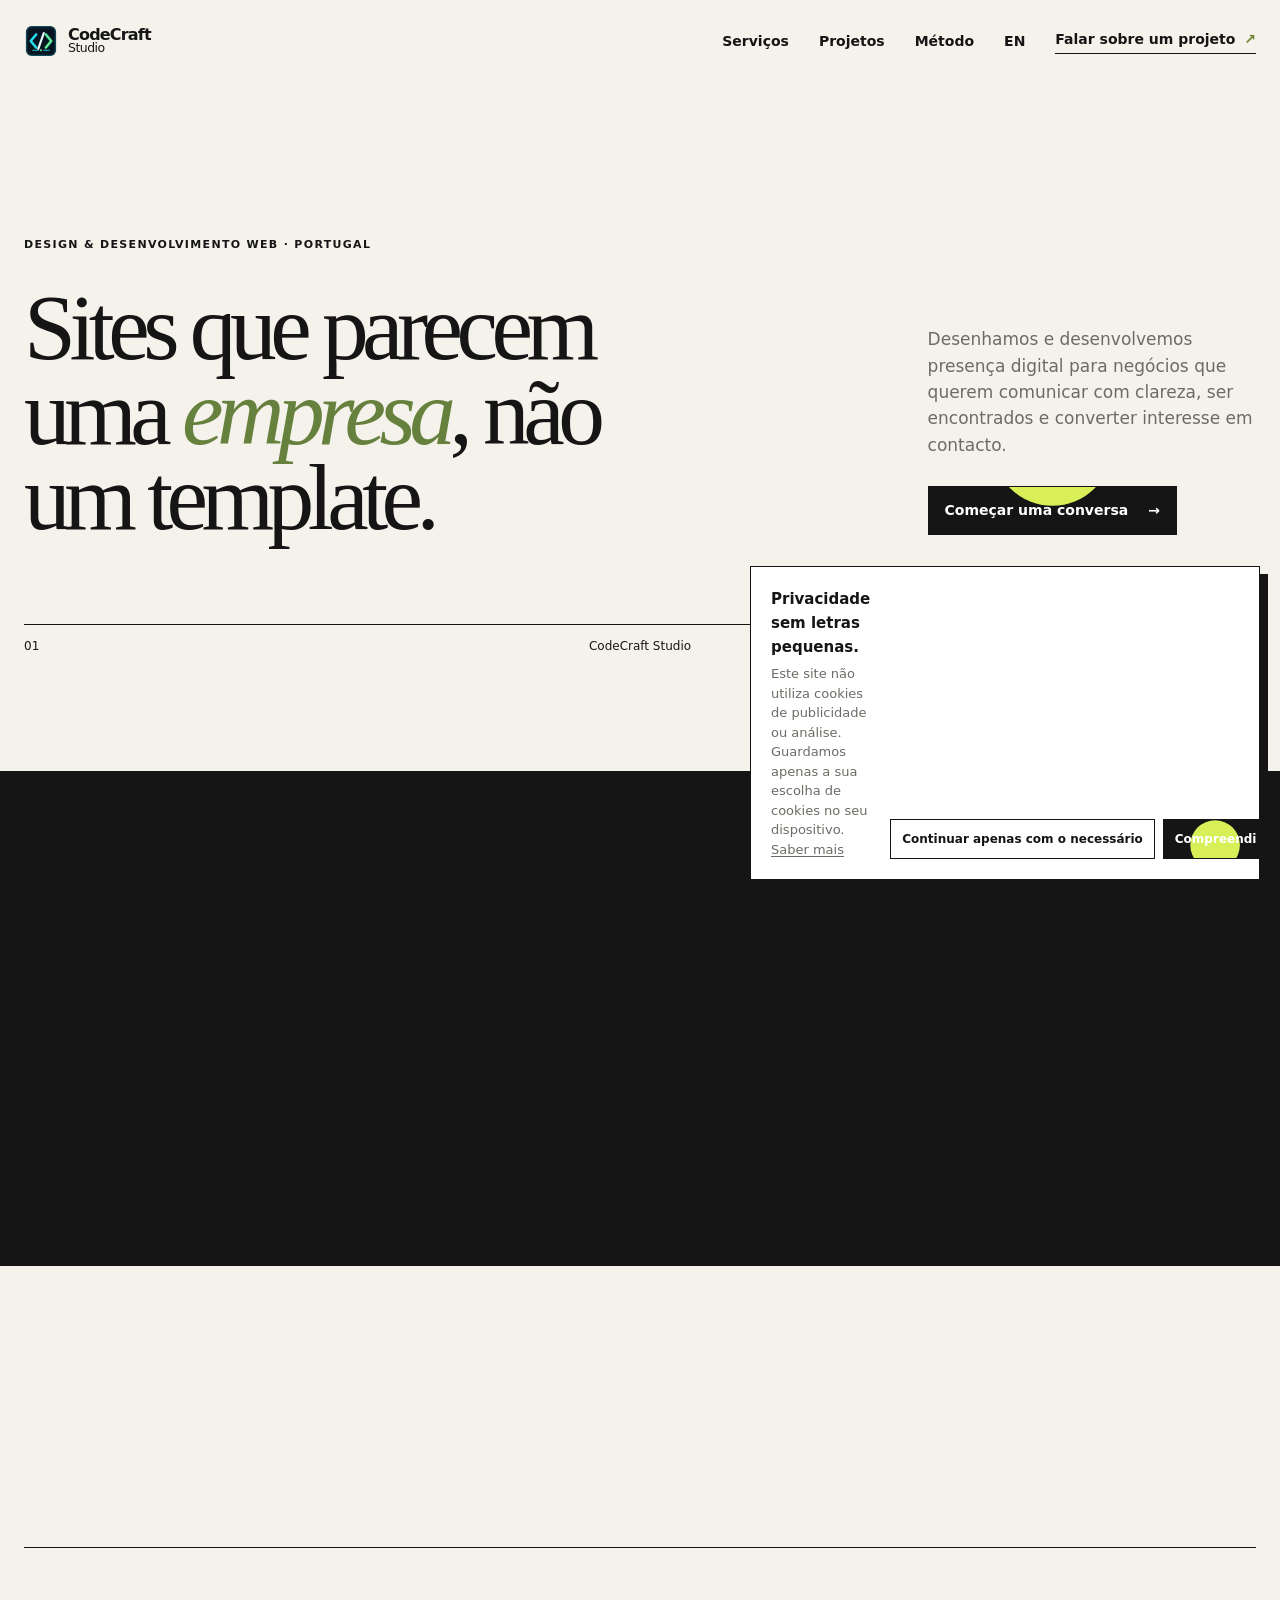
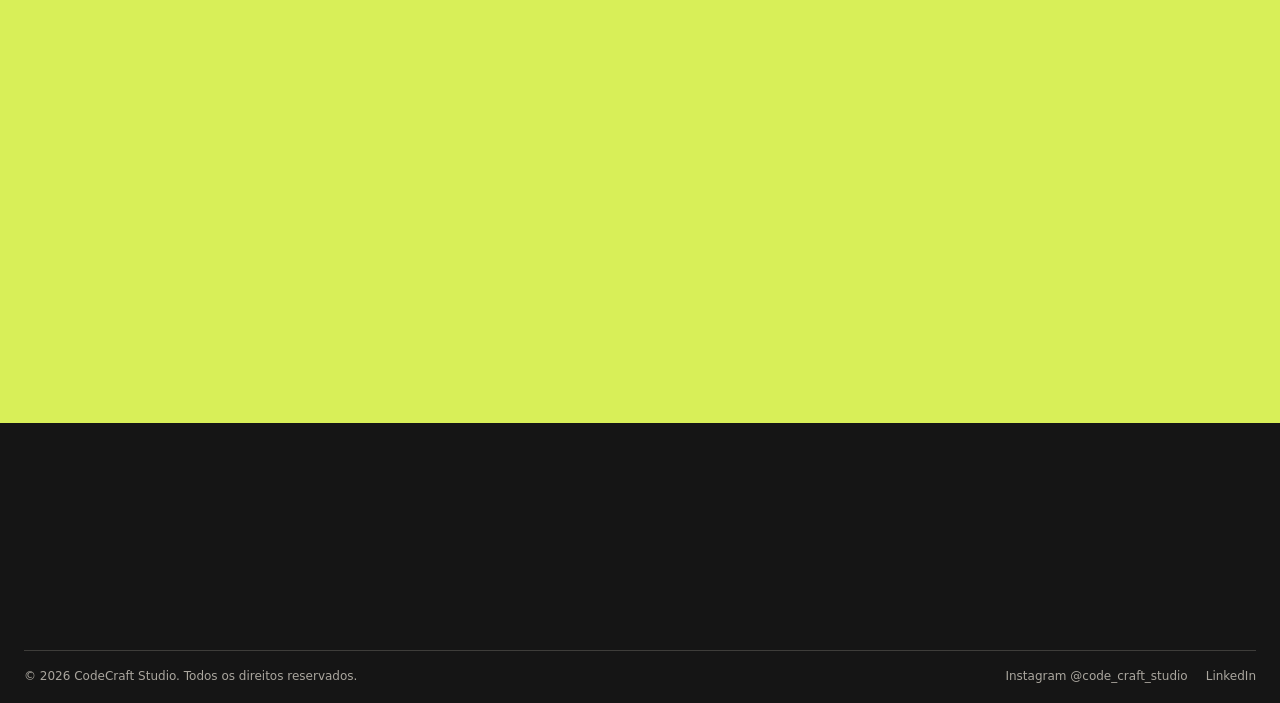
<file: index.html>
<!doctype html>
<html lang="pt-PT">
<head>
  <meta charset="utf-8">
  <meta name="viewport" content="width=device-width, initial-scale=1">
  <meta name="theme-color" content="#151515">
  <meta name="description" content="CodeCraft Studio cria websites rápidos, claros e orientados a conversão para empresas em Portugal e projetos internacionais.">
  <meta name="author" content="CodeCraft Studio">
  <meta name="robots" content="index,follow,max-image-preview:large,max-snippet:-1,max-video-preview:-1">
  <link rel="canonical" href="https://codecraftstudio.site/">
  <link rel="alternate" hreflang="pt-PT" href="https://codecraftstudio.site/">
  <link rel="alternate" hreflang="en" href="https://codecraftstudio.site/en.html">
  <link rel="alternate" hreflang="x-default" href="https://codecraftstudio.site/">
  <link rel="icon" href="brand-kit/logo-mark.svg" type="image/svg+xml">
  <link rel="manifest" href="site.webmanifest">
  <meta property="og:type" content="website">
  <meta property="og:locale" content="pt_PT">
  <meta property="og:site_name" content="CodeCraft Studio">
  <meta property="og:title" content="CodeCraft Studio — Web design e desenvolvimento em Portugal">
  <meta property="og:description" content="Websites claros, rápidos e orientados a conversão para empresas que querem ser levadas a sério.">
  <meta property="og:url" content="https://codecraftstudio.site/">
  <meta property="og:image" content="https://codecraftstudio.site/logo2.png">
  <meta name="twitter:card" content="summary_large_image">
  <meta name="twitter:title" content="CodeCraft Studio — Web design e desenvolvimento em Portugal">
  <meta name="twitter:description" content="Websites claros, rápidos e orientados a conversão.">
  <meta name="twitter:image" content="https://codecraftstudio.site/logo2.png">
  <title>Web Design e Desenvolvimento em Portugal | CodeCraft Studio</title>
  <link rel="stylesheet" href="styles.css">
  <link rel="stylesheet" href="fixes.css">
  <link rel="stylesheet" href="motion.css">
  <link rel="stylesheet" href="loader.css">
  <link rel="stylesheet" href="animation-overrides.css">
  <link rel="stylesheet" href="mobile-experience.css">
  <link rel="stylesheet" href="mobile-experience-fixes.css">
  <link rel="stylesheet" href="brand-site-integration.css">
  <link rel="stylesheet" href="mobile-hero-refinement.css">
  <link rel="stylesheet" href="afternow-partnership.css">
  <link rel="stylesheet" href="search-experience.css">
  <link rel="stylesheet" href="project-carousel.css">
  <script>document.documentElement.classList.add('loader-enabled');window.setTimeout(function(){document.documentElement.classList.remove('loader-enabled')},3500);</script>
  <script type="application/ld+json">[{"@context":"https://schema.org","@type":"ProfessionalService","@id":"https://codecraftstudio.site/#organization","name":"CodeCraft Studio","url":"https://codecraftstudio.site/","logo":"https://codecraftstudio.site/brand-kit/logo-mark.svg","image":"https://codecraftstudio.site/logo2.png","description":"Web design, desenvolvimento e estratégia digital para empresas em Portugal e projetos internacionais.","email":"geral@codecraftstudio.site","telephone":"+351926696208","address":{"@type":"PostalAddress","addressLocality":"Esposende","addressCountry":"PT"},"areaServed":[{"@type":"Country","name":"Portugal"},{"@type":"Place","name":"International (remote)"}],"availableLanguage":["Portuguese","English"],"contactPoint":[{"@type":"ContactPoint","contactType":"project enquiries","telephone":"+351926696208","email":"geral@codecraftstudio.site","availableLanguage":["Portuguese","English"]},{"@type":"ContactPoint","contactType":"WhatsApp","telephone":"+351937033479","availableLanguage":["Portuguese","English"]}],"hasOfferCatalog":{"@type":"OfferCatalog","name":"Serviços digitais","itemListElement":[{"@type":"Offer","itemOffered":{"@type":"Service","name":"Websites institucionais","description":"Websites com identidade, páginas de serviço, contactos e conteúdo organizado."}},{"@type":"Offer","itemOffered":{"@type":"Service","name":"Lojas e plataformas","description":"Experiências digitais para compra, reserva, gestão ou acesso a informação."}},{"@type":"Offer","itemOffered":{"@type":"Service","name":"Design de interface","description":"Sistemas visuais e fluxos claros para produtos digitais."}},{"@type":"Offer","itemOffered":{"@type":"Service","name":"SEO e performance","description":"Fundamentos técnicos, estrutura semântica e velocidade."}}]},"sameAs":["https://www.instagram.com/code_craft_studio","https://www.linkedin.com/in/gil-abreu-51b3b53b0"]},{"@context":"https://schema.org","@type":"WebSite","@id":"https://codecraftstudio.site/#website","url":"https://codecraftstudio.site/","name":"CodeCraft Studio","inLanguage":"pt-PT","publisher":{"@id":"https://codecraftstudio.site/#organization"}},{"@context":"https://schema.org","@type":"FAQPage","mainEntity":[{"@type":"Question","name":"Que tipos de website desenvolve a CodeCraft Studio?","acceptedAnswer":{"@type":"Answer","text":"A CodeCraft Studio desenvolve websites institucionais, lojas e plataformas digitais, design de interface e bases técnicas de SEO e performance."}},{"@type":"Question","name":"A CodeCraft Studio trabalha apenas em Portugal?","acceptedAnswer":{"@type":"Answer","text":"A CodeCraft Studio está sediada em Esposende, Portugal, e trabalha também remotamente em projetos internacionais."}},{"@type":"Question","name":"O que é necessário para começar um projeto?","acceptedAnswer":{"@type":"Answer","text":"Para começar, é útil partilhar o objetivo do negócio, público, conteúdo disponível, prazo e o problema que o website deve resolver."}},{"@type":"Question","name":"Também tratam de marketing digital?","acceptedAnswer":{"@type":"Answer","text":"A CodeCraft Studio foca-se na presença digital. Para redes sociais, conteúdo, tráfego pago e SEO contínuo, a agência associada AfterNow complementa o trabalho."}}]}]</script>
  <script type="application/ld+json">{"@context":"https://schema.org","@type":"Service","name":"SEO, AEO e descoberta em IA","serviceType":"Otimização para motores de pesquisa, respostas e descoberta por IA","provider":{"@id":"https://codecraftstudio.site/#organization"},"areaServed":["Portugal","International (remote)"],"availableLanguage":["Portuguese","English"],"description":"Arquitetura de conteúdo, entidades, dados estruturados e performance para tornar a presença digital mais compreensível em pesquisa e sistemas de IA."}</script>
</head>
<body>
  <div class="site-loader" role="status" aria-live="polite" aria-label="A carregar o website">
    <div class="loader-inner"><div class="loader-mark">&lt;/&gt;</div><p class="loader-wordmark">CodeCraft<small>Studio</small></p><p class="loader-caption">A preparar algo bem construído</p><div class="loader-track" aria-hidden="true"><span></span></div></div>
  </div>
  <a class="skip-link" href="#conteudo">Saltar para o conteúdo</a>
  <header class="site-header" data-header>
    <div class="shell nav-wrap">
      <a class="brand" href="#top" aria-label="CodeCraft Studio — início"><span class="brand-mark">CC</span><span>CodeCraft<br><small>Studio</small></span></a>
      <button class="menu-button" type="button" aria-expanded="false" aria-controls="main-nav" data-menu-button>Menu <span></span></button>
      <nav id="main-nav" class="main-nav" aria-label="Navegação principal" data-menu>
        <a href="#servicos">Serviços</a><a href="#projetos">Projetos</a><a href="#metodo">Método</a><a href="en.html" lang="en" hreflang="en" aria-label="Ver o website em inglês">EN</a><a class="nav-contact" href="#contacto">Falar sobre um projeto <span aria-hidden="true">↗</span></a>
      </nav>
    </div>
  </header>
  <main id="conteudo">
    <section id="top" class="hero shell">
      <div class="eyebrow">Design & desenvolvimento web · Portugal</div>
      <div class="hero-grid"><h1>Sites que parecem<br>uma <em>empresa</em>, não<br>um template.</h1><div class="hero-aside"><p>Desenhamos e desenvolvemos presença digital para negócios que querem comunicar com clareza, ser encontrados e converter interesse em contacto.</p><a class="button button-dark" href="#contacto">Começar uma conversa <span aria-hidden="true">→</span></a></div></div>
      <div class="hero-rule"><span>01</span><span>CodeCraft Studio</span><span>Esposende · Portugal</span></div>
    </section>
    <section class="statement" aria-labelledby="statement-title"><div class="shell statement-grid"><p class="section-label">O ponto de partida</p><div><h2 id="statement-title">Menos ruído. Mais razões para escolher a sua marca.</h2><p class="lead">Uma presença digital não precisa de parecer futurista para parecer actual. Precisa de mensagem, estrutura, rapidez e detalhe bem resolvido.</p></div></div></section>
    <section id="servicos" class="services shell section"><div class="section-head"><p class="section-label">O que fazemos</p><p>Do primeiro esboço ao lançamento, com uma pessoa responsável pelo processo — sem equipas invisíveis nem apresentações vazias.</p></div><div class="service-list">
      <article><span>01</span><div><h3>Websites institucionais</h3><p>Sites com identidade, páginas de serviço, contactos e conteúdo organizado para tornar a decisão mais fácil.</p></div><span class="service-arrow">↗</span></article>
      <article><span>02</span><div><h3>Lojas e plataformas</h3><p>Experiências digitais pensadas para compra, reserva, gestão ou acesso a informação — sempre com o utilizador no centro.</p></div><span class="service-arrow">↗</span></article>
      <article><span>03</span><div><h3>Design de interface</h3><p>Sistemas visuais e fluxos claros que tornam o produto consistente em todos os ecrãs.</p></div><span class="service-arrow">↗</span></article>
      <article><span>04</span><div><h3>SEO, AEO & descoberta em IA</h3><p>Arquitetura de conteúdo, entidades, dados estruturados e performance para pesquisa, respostas de IA e descoberta orgânica.</p></div><span class="service-arrow">↗</span></article>
    </div></section>
    <section id="projetos" class="work section" aria-labelledby="projects-title"><div class="shell"><div class="section-head work-head"><p class="section-label">Trabalho seleccionado</p><div><h2 id="projects-title">Projetos com objectivos reais, não demos.</h2><p>Websites e produtos digitais resolvidos para marcas, serviços e profissionais distintos.</p></div></div><div class="project-carousel" data-project-carousel tabindex="0" aria-roledescription="carrossel" aria-label="Projetos selecionados"><div class="project-carousel-stage"><article class="project-slide is-active" data-project-slide aria-hidden="false"><a href="https://bdn.pt" target="_blank" rel="noopener noreferrer"><figure><img src="bdn-showcase.png" alt="Projeto residencial apresentado pela BDN" loading="eager"></figure><div class="project-slide-content"><span>Website · Arquitetura</span><h3>BDN</h3><p>Presença digital de arquitetura, pensada para dar espaço ao detalhe e aos projetos.</p><strong>Ver projeto <i aria-hidden="true">↗</i></strong></div></a></article><article class="project-slide" data-project-slide aria-hidden="true"><a href="https://csjmar.pt" target="_blank" rel="noopener noreferrer" tabindex="-1"><figure><img src="csjmar.png" alt="Página inicial do CSJMAR" loading="lazy"></figure><div class="project-slide-content"><span>Website institucional · Comunidade</span><h3>CSJMAR</h3><p>Presença digital institucional para comunicar respostas sociais, desporto, notícias e a vida da comunidade.</p><strong>Ver projeto <i aria-hidden="true">↗</i></strong></div></a></article><article class="project-slide" data-project-slide aria-hidden="true"><a href="https://asone.pt" target="_blank" rel="noopener noreferrer" tabindex="-1"><figure><img src="asone.png" alt="Página da plataforma AsOne" loading="lazy"></figure><div class="project-slide-content"><span>Plataforma digital · Fitness</span><h3>AsOne</h3><p>Gestão de ginásios e experiência de utilizador num só produto.</p><strong>Ver projeto <i aria-hidden="true">↗</i></strong></div></a></article><article class="project-slide" data-project-slide aria-hidden="true"><a href="https://acessheffield.co.uk" target="_blank" rel="noopener noreferrer" tabindex="-1"><figure><img src="aces.png" alt="Website da ACES Electrical Sheffield" loading="lazy"></figure><div class="project-slide-content"><span>Website · Serviços elétricos</span><h3>ACES Electrical Sheffield</h3><p>Website de serviços elétricos com uma estrutura directa para informação e contacto.</p><strong>Ver projeto <i aria-hidden="true">↗</i></strong></div></a></article><article class="project-slide" data-project-slide aria-hidden="true"><a href="https://rafaelfazenda.me/" target="_blank" rel="noopener noreferrer" tabindex="-1"><figure><img src="rafael.png" alt="Website pessoal de Rafael Fazenda" loading="lazy"></figure><div class="project-slide-content"><span>Website pessoal · Portefólio</span><h3>Rafael Fazenda</h3><p>Presença digital pessoal construída para apresentar trabalho e percurso.</p><strong>Ver projeto <i aria-hidden="true">↗</i></strong></div></a></article><article class="project-slide" data-project-slide aria-hidden="true"><a href="https://raquelfazenda.me/" target="_blank" rel="noopener noreferrer" tabindex="-1"><figure><img src="raquel.png" alt="Website pessoal de Raquel Fazenda" loading="lazy"></figure><div class="project-slide-content"><span>Website pessoal · Portefólio</span><h3>Raquel Fazenda</h3><p>Portefólio digital com espaço para contexto, imagem e trabalho.</p><strong>Ver projeto <i aria-hidden="true">↗</i></strong></div></a></article></div><div class="project-carousel-controls"><div class="project-carousel-count"><span data-carousel-current>01</span><i>/</i><span>06</span></div><p data-carousel-title>BDN</p><div><button type="button" data-carousel-previous aria-label="Projeto anterior">←</button><button type="button" data-carousel-next aria-label="Projeto seguinte">→</button></div></div><div class="project-carousel-pagination" aria-label="Escolher projeto"><button type="button" data-carousel-to="0" aria-current="true"><span>01</span><b>BDN</b></button><button type="button" data-carousel-to="1"><span>02</span><b>CSJMAR</b></button><button type="button" data-carousel-to="2"><span>03</span><b>AsOne</b></button><button type="button" data-carousel-to="3"><span>04</span><b>ACES</b></button><button type="button" data-carousel-to="4"><span>05</span><b>Rafael</b></button><button type="button" data-carousel-to="5"><span>06</span><b>Raquel</b></button></div></div></div></section>
    <section id="metodo" class="method shell section"><div class="method-title"><p class="section-label">Como trabalhamos</p><h2>Um processo simples, sem teatro.</h2></div><ol>
      <li><span>01</span><div><h3>Clarificar</h3><p>Começamos pelo negócio, pelo público e pelo objectivo. Um site sem um problema claro para resolver é só decoração.</p></div></li>
      <li><span>02</span><div><h3>Construir</h3><p>Definimos conteúdo, desenhamos as páginas e desenvolvemos uma versão rápida, acessível e fácil de manter.</p></div></li>
      <li><span>03</span><div><h3>Lançar</h3><p>Validamos em dispositivos reais, ligamos os fundamentos de SEO e entregamos o site pronto a representar a marca.</p></div></li>
    </ol></section>
    <section class="faq section" aria-labelledby="faq-title"><div class="shell faq-grid"><div><p class="section-label">Perguntas frequentes</p><h2 id="faq-title">Antes de começar, o essencial.</h2></div><div class="faq-list"><details open><summary>Que tipos de website desenvolvem?</summary><p>Websites institucionais, lojas e plataformas digitais, design de interface e bases técnicas de SEO e performance.</p></details><details><summary>Trabalham apenas em Portugal?</summary><p>Estamos sediados em Esposende e trabalhamos em Portugal e remotamente em projetos internacionais.</p></details><details><summary>O que é necessário para começar?</summary><p>Objetivo do negócio, público, conteúdo disponível, prazo e o problema que o website deve resolver. O resto é organizado no processo.</p></details><details><summary>Também tratam de marketing digital?</summary><p>A CodeCraft foca-se na presença digital. Para redes sociais, conteúdo, tráfego pago e SEO contínuo, a AfterNow complementa o trabalho.</p></details></div></div></section>
    <section id="afternow" class="afternow section" aria-labelledby="afternow-title"><div class="shell"><div class="afternow-heading"><p class="section-label">Ecossistema CodeCraft</p><p>Uma presença digital precisa de continuar a trabalhar depois de ser lançada.</p></div><div class="afternow-layout"><figure class="afternow-visual afternow-mark-visual"><img src="afternow-assets/afternow-favicon.svg" alt="Símbolo da AfterNow" loading="lazy"></figure><div class="afternow-content"><div class="afternow-brand"><img src="afternow-assets/afternow-logo.png" alt="AfterNow Creative & Marketing"></div><h2 id="afternow-title">Do produto digital ao alcance que o faz crescer.</h2><p>A AfterNow é a agência de marketing digital do mesmo ecossistema da CodeCraft Studio. Enquanto a CodeCraft desenha e constrói a presença digital, a AfterNow trabalha a estratégia que a mantém relevante depois do lançamento.</p><ul class="afternow-services" aria-label="Serviços da AfterNow"><li>Gestão de redes sociais</li><li>Criação de conteúdo</li><li>Tráfego pago</li><li>SEO contínuo</li></ul><a class="button button-after" href="https://afternow.vercel.app/" target="_blank" rel="noopener noreferrer">Conhecer a AfterNow <span>↗</span></a></div></div></div></section>
    <section id="contacto" class="contact"><div class="shell contact-grid"><div><p class="section-label">Novo projecto</p><h2>Tem algo que merece uma presença melhor?</h2></div><div class="contact-content"><p>Conte-nos o que está a tentar construir, onde está bloqueado e o prazo que tem em mente. Uma mensagem com contexto recebe uma resposta mais útil.</p><a class="contact-mail" href="mailto:geral@codecraftstudio.site">geral@codecraftstudio.site <span>↗</span></a><div class="contact-channels"><a class="contact-phone" href="tel:+351926696208"><span>Telefone</span>+351 926 696 208</a><a class="contact-whatsapp" href="https://wa.me/351937033479" target="_blank" rel="noopener noreferrer" aria-label="Falar por WhatsApp no número +351 937 033 479"><span>WhatsApp</span>+351 937 033 479 <b aria-hidden="true">↗</b></a></div></div></div></section>
  </main>
  <a class="mobile-contact-dock" href="#contacto">Falar do projeto</a>
  <footer class="site-footer"><div class="shell footer-top"><a class="brand brand-footer" href="#top"><span class="brand-mark">CC</span><span>CodeCraft<br><small>Studio</small></span></a><div><p>Web design & desenvolvimento</p><p>Esposende, Portugal</p></div><div class="footer-links"><a href="privacy.html">Privacidade</a><a href="cookies.html">Cookies</a><a href="terms.html">Termos</a><a href="en.html" lang="en" hreflang="en">English</a><button type="button" data-open-consent>Preferências de cookies</button></div></div><div class="shell footer-bottom"><p>© <span data-year></span> CodeCraft Studio. Todos os direitos reservados.</p><div><a href="instagram.html">Instagram @code_craft_studio</a><a href="https://www.linkedin.com/in/gil-abreu-51b3b53b0" target="_blank" rel="noopener noreferrer">LinkedIn</a></div></div></footer>
  <aside class="cookie-banner" hidden data-cookie-banner aria-label="Preferências de cookies"><div><strong>Privacidade sem letras pequenas.</strong><p>Este site não utiliza cookies de publicidade ou análise. Guardamos apenas a sua escolha de cookies no seu dispositivo. <a href="cookies.html">Saber mais</a></p></div><div class="cookie-actions"><button class="button button-plain" type="button" data-cookie-necessary>Continuar apenas com o necessário</button><button class="button button-dark" type="button" data-cookie-accept>Compreendi</button></div></aside>
  <dialog class="consent-dialog" data-consent-dialog aria-labelledby="consent-title"><form method="dialog"><button class="dialog-close" aria-label="Fechar">×</button><p class="section-label">Preferências de cookies</p><h2 id="consent-title">Só o estritamente necessário.</h2><p>Não carregamos serviços de medição, publicidade ou perfis de redes sociais. A escolha abaixo é guardada localmente para não voltar a mostrar este aviso a cada visita.</p><div class="cookie-row"><div><strong>Necessários</strong><small>Guardam a sua escolha de privacidade.</small></div><span class="always-on">Sempre activos</span></div><div class="dialog-actions"><button class="button button-plain" value="close">Fechar</button><button class="button button-dark" type="button" data-cookie-necessary>Guardar preferência</button></div></form></dialog>
  <script src="main.js"></script>
  <script src="motion.js"></script>
  <script src="mobile-experience.js"></script>
  <script src="loader.js"></script>
  <script src="project-carousel.js"></script>
</body>
</html>
</file>
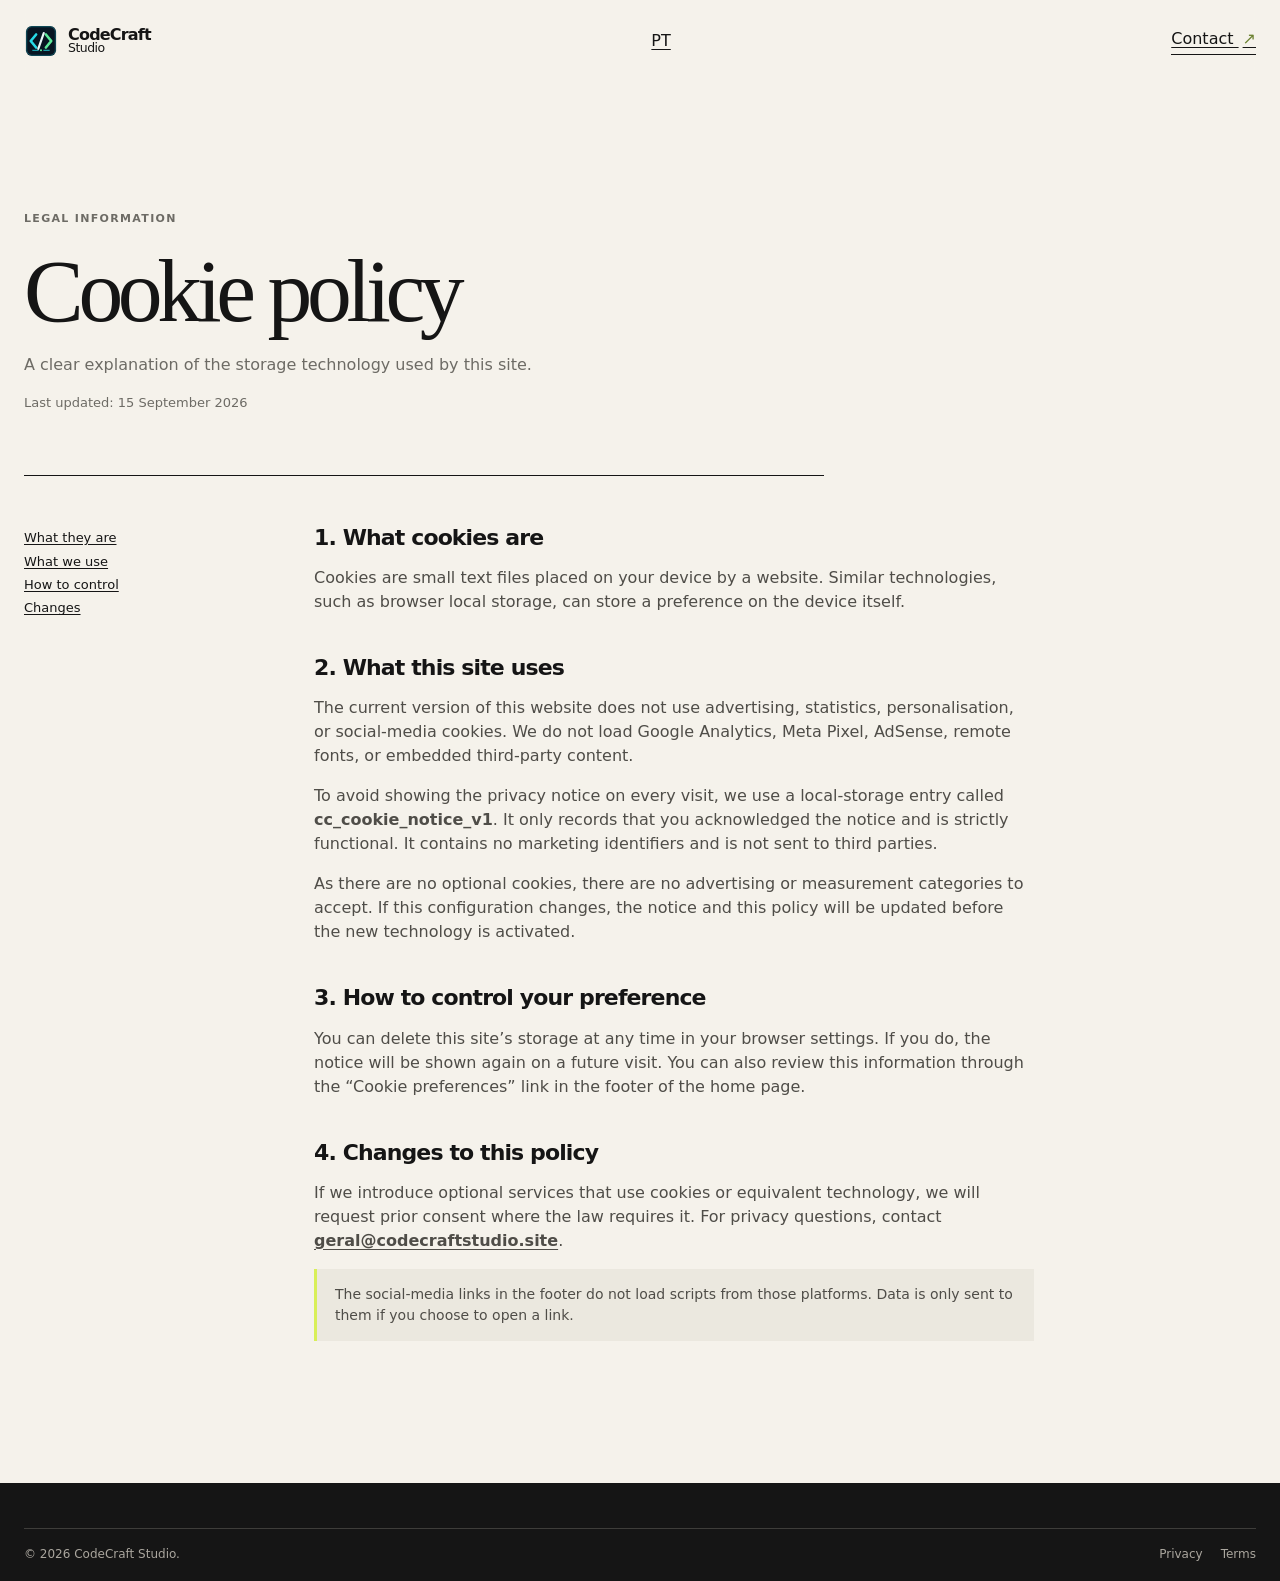
<file: cookies-en.html>
<!doctype html>
<html lang="en"><head><meta charset="utf-8"><meta name="viewport" content="width=device-width, initial-scale=1"><meta name="theme-color" content="#151515"><link rel="canonical" href="https://codecraftstudio.site/cookies-en.html"><link rel="alternate" hreflang="pt-PT" href="https://codecraftstudio.site/cookies.html"><link rel="alternate" hreflang="en" href="https://codecraftstudio.site/cookies-en.html"><link rel="icon" href="brand-kit/logo-mark.svg" type="image/svg+xml"><link rel="stylesheet" href="styles.css"><link rel="stylesheet" href="fixes.css"><link rel="stylesheet" href="brand-site-integration.css"><title>Cookie Policy — CodeCraft Studio</title></head>
<body><a class="skip-link" href="#content">Skip to content</a><header class="site-header"><div class="shell nav-wrap"><a class="brand" href="en.html" aria-label="CodeCraft Studio — home"><span class="brand-mark">CC</span><span>CodeCraft<br><small>Studio</small></span></a><a href="cookies.html" lang="pt-PT" hreflang="pt-PT">PT</a><a class="nav-contact" href="en.html#contact">Contact <span>↗</span></a></div></header>
<main id="content" class="legal-main shell"><header class="legal-heading"><p class="section-label">Legal information</p><h1>Cookie policy</h1><p>A clear explanation of the storage technology used by this site.</p><p class="legal-date">Last updated: 15 September 2026</p></header><div class="legal-layout"><nav aria-label="On this page"><a href="#what">What they are</a><a href="#use">What we use</a><a href="#control">How to control</a><a href="#changes">Changes</a></nav><article class="legal-content">
<section id="what"><h2>1. What cookies are</h2><p>Cookies are small text files placed on your device by a website. Similar technologies, such as browser local storage, can store a preference on the device itself.</p></section>
<section id="use"><h2>2. What this site uses</h2><p>The current version of this website does not use advertising, statistics, personalisation, or social-media cookies. We do not load Google Analytics, Meta Pixel, AdSense, remote fonts, or embedded third-party content.</p><p>To avoid showing the privacy notice on every visit, we use a local-storage entry called <strong>cc_cookie_notice_v1</strong>. It only records that you acknowledged the notice and is strictly functional. It contains no marketing identifiers and is not sent to third parties.</p><p>As there are no optional cookies, there are no advertising or measurement categories to accept. If this configuration changes, the notice and this policy will be updated before the new technology is activated.</p></section>
<section id="control"><h2>3. How to control your preference</h2><p>You can delete this site’s storage at any time in your browser settings. If you do, the notice will be shown again on a future visit. You can also review this information through the “Cookie preferences” link in the footer of the home page.</p></section>
<section id="changes"><h2>4. Changes to this policy</h2><p>If we introduce optional services that use cookies or equivalent technology, we will request prior consent where the law requires it. For privacy questions, contact <a href="mailto:geral@codecraftstudio.site">geral@codecraftstudio.site</a>.</p></section>
<p class="legal-note">The social-media links in the footer do not load scripts from those platforms. Data is only sent to them if you choose to open a link.</p>
</article></div></main><footer class="site-footer"><div class="shell footer-bottom"><p>© <span data-year></span> CodeCraft Studio.</p><div><a href="privacy-en.html">Privacy</a><a href="terms-en.html">Terms</a></div></div></footer><script src="main.js"></script></body></html>
</file>
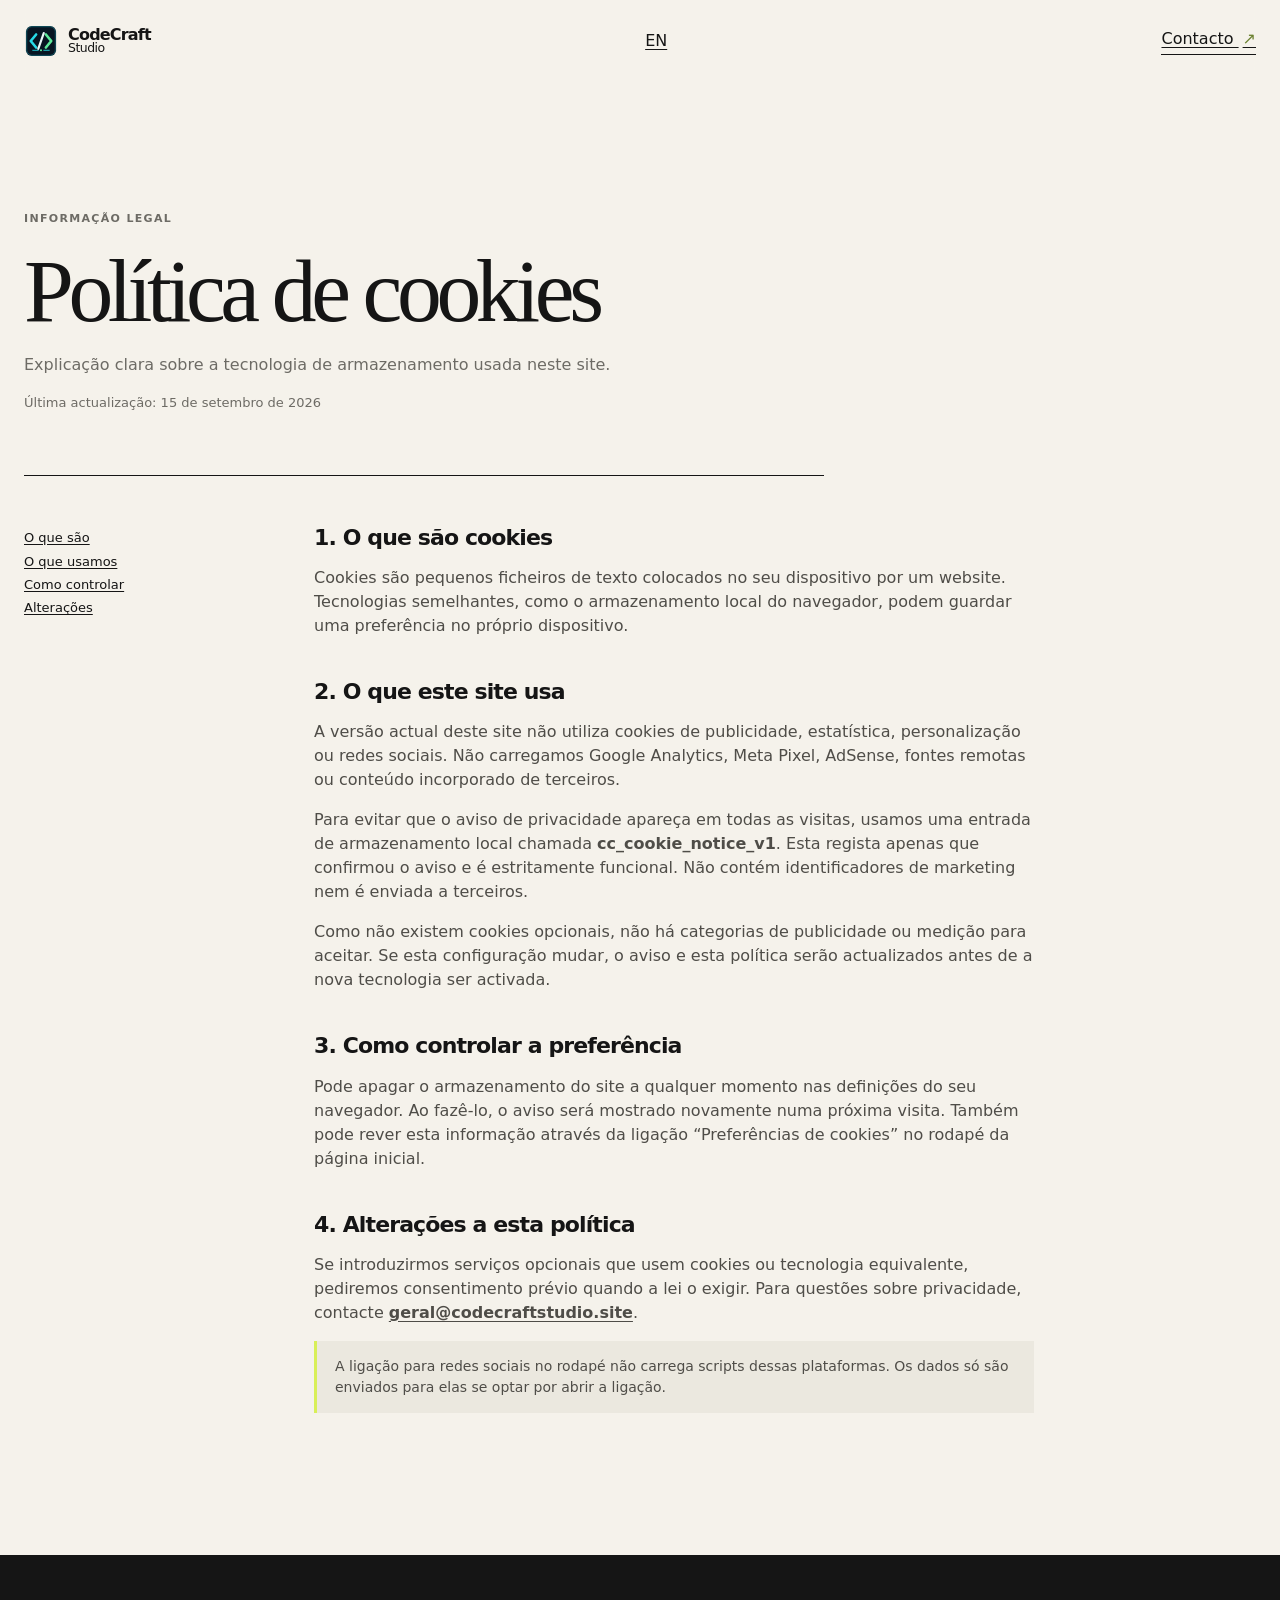
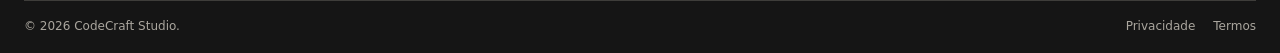
<file: cookies.html>
<!doctype html>
<html lang="pt-PT"><head><meta charset="utf-8"><meta name="viewport" content="width=device-width, initial-scale=1"><meta name="theme-color" content="#151515"><link rel="canonical" href="https://codecraftstudio.site/cookies.html"><link rel="icon" href="brand-kit/logo-mark.svg" type="image/svg+xml"><link rel="stylesheet" href="styles.css"><link rel="stylesheet" href="fixes.css"><link rel="stylesheet" href="brand-site-integration.css"><title>Política de Cookies — CodeCraft Studio</title></head>
<body><a class="skip-link" href="#conteudo">Saltar para o conteúdo</a><header class="site-header"><div class="shell nav-wrap"><a class="brand" href="index.html" aria-label="CodeCraft Studio — início"><span class="brand-mark">CC</span><span>CodeCraft<br><small>Studio</small></span></a><a href="cookies-en.html" lang="en" hreflang="en">EN</a><a class="nav-contact" href="index.html#contacto">Contacto <span>↗</span></a></div></header>
<main id="conteudo" class="legal-main shell"><header class="legal-heading"><p class="section-label">Informação legal</p><h1>Política de cookies</h1><p>Explicação clara sobre a tecnologia de armazenamento usada neste site.</p><p class="legal-date">Última actualização: 15 de setembro de 2026</p></header><div class="legal-layout"><nav aria-label="Nesta página"><a href="#o-que-sao">O que são</a><a href="#uso">O que usamos</a><a href="#controlar">Como controlar</a><a href="#alteracoes">Alterações</a></nav><article class="legal-content">
<section id="o-que-sao"><h2>1. O que são cookies</h2><p>Cookies são pequenos ficheiros de texto colocados no seu dispositivo por um website. Tecnologias semelhantes, como o armazenamento local do navegador, podem guardar uma preferência no próprio dispositivo.</p></section>
<section id="uso"><h2>2. O que este site usa</h2><p>A versão actual deste site não utiliza cookies de publicidade, estatística, personalização ou redes sociais. Não carregamos Google Analytics, Meta Pixel, AdSense, fontes remotas ou conteúdo incorporado de terceiros.</p><p>Para evitar que o aviso de privacidade apareça em todas as visitas, usamos uma entrada de armazenamento local chamada <strong>cc_cookie_notice_v1</strong>. Esta regista apenas que confirmou o aviso e é estritamente funcional. Não contém identificadores de marketing nem é enviada a terceiros.</p><p>Como não existem cookies opcionais, não há categorias de publicidade ou medição para aceitar. Se esta configuração mudar, o aviso e esta política serão actualizados antes de a nova tecnologia ser activada.</p></section>
<section id="controlar"><h2>3. Como controlar a preferência</h2><p>Pode apagar o armazenamento do site a qualquer momento nas definições do seu navegador. Ao fazê-lo, o aviso será mostrado novamente numa próxima visita. Também pode rever esta informação através da ligação “Preferências de cookies” no rodapé da página inicial.</p></section>
<section id="alteracoes"><h2>4. Alterações a esta política</h2><p>Se introduzirmos serviços opcionais que usem cookies ou tecnologia equivalente, pediremos consentimento prévio quando a lei o exigir. Para questões sobre privacidade, contacte <a href="mailto:geral@codecraftstudio.site">geral@codecraftstudio.site</a>.</p></section>
<p class="legal-note">A ligação para redes sociais no rodapé não carrega scripts dessas plataformas. Os dados só são enviados para elas se optar por abrir a ligação.</p>
</article></div></main><footer class="site-footer"><div class="shell footer-bottom"><p>© <span data-year></span> CodeCraft Studio.</p><div><a href="privacy.html">Privacidade</a><a href="terms.html">Termos</a></div></div></footer><script src="main.js"></script></body></html>
</file>
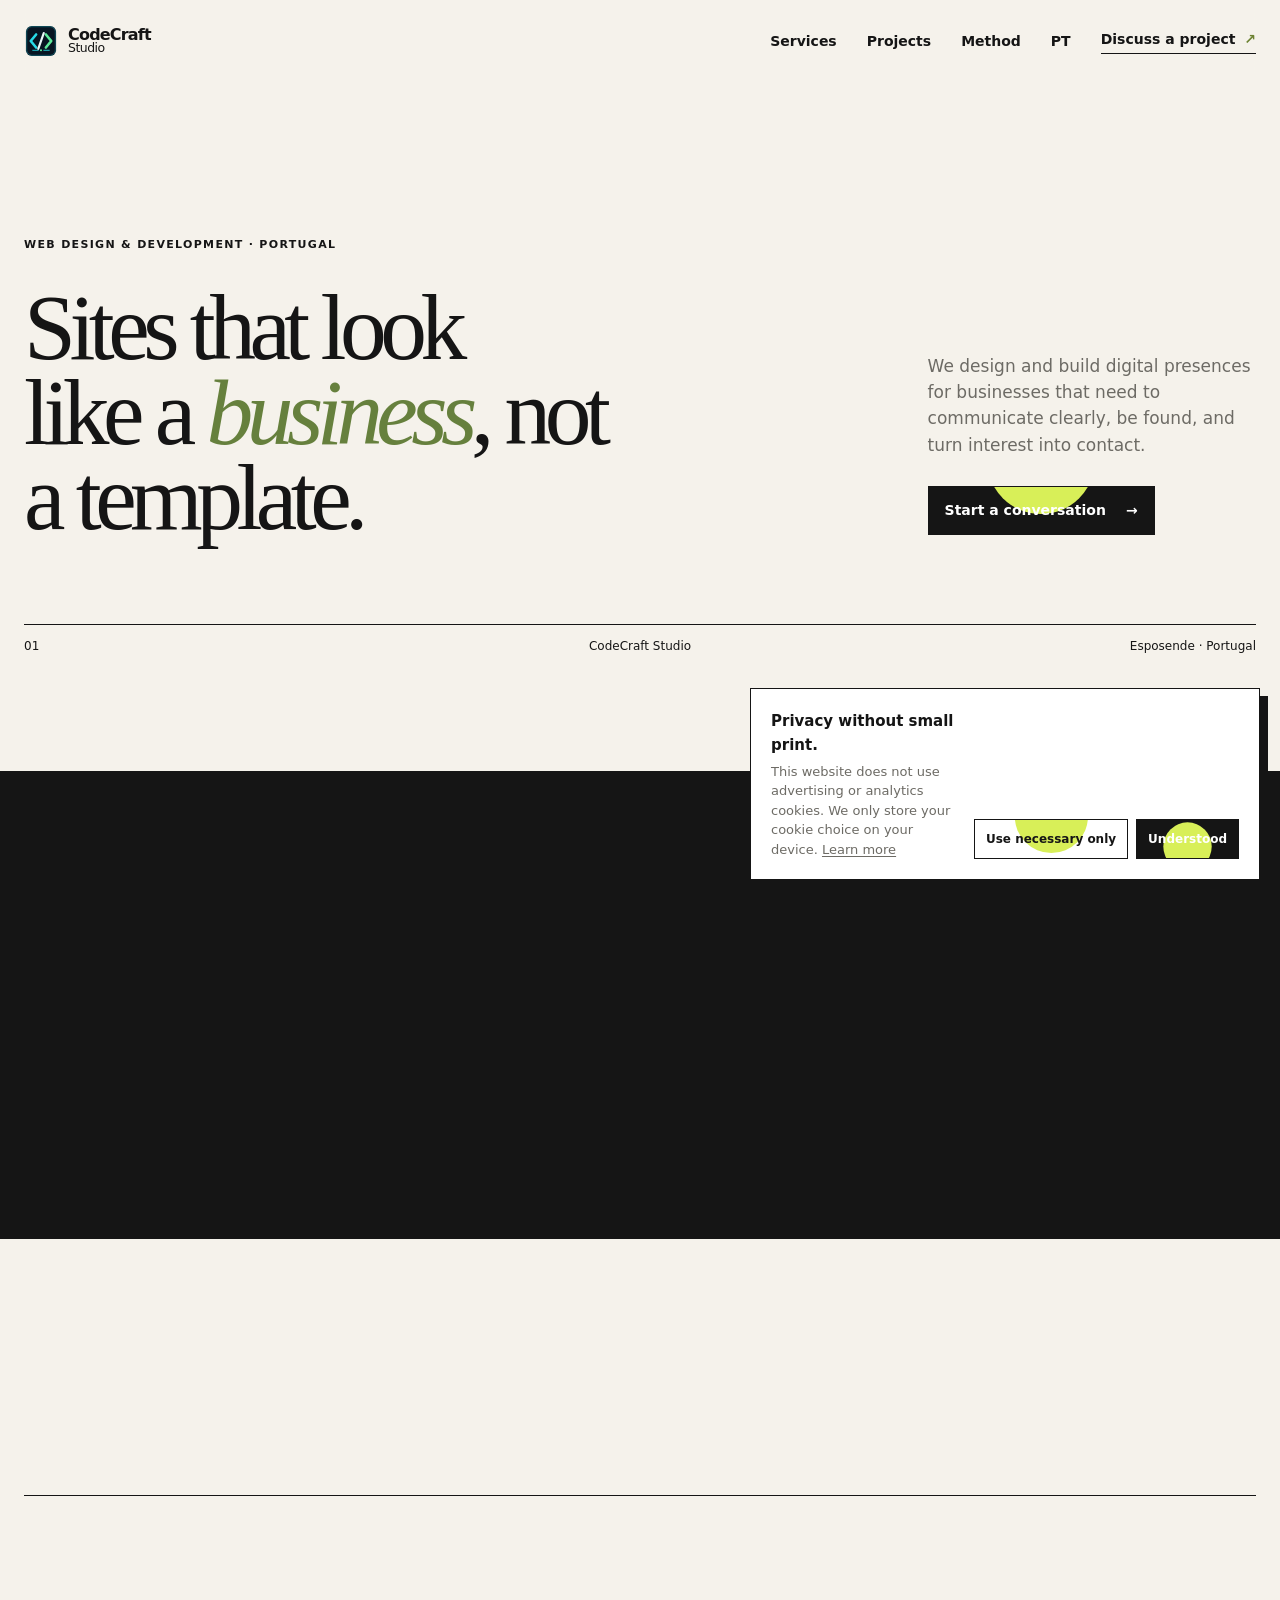
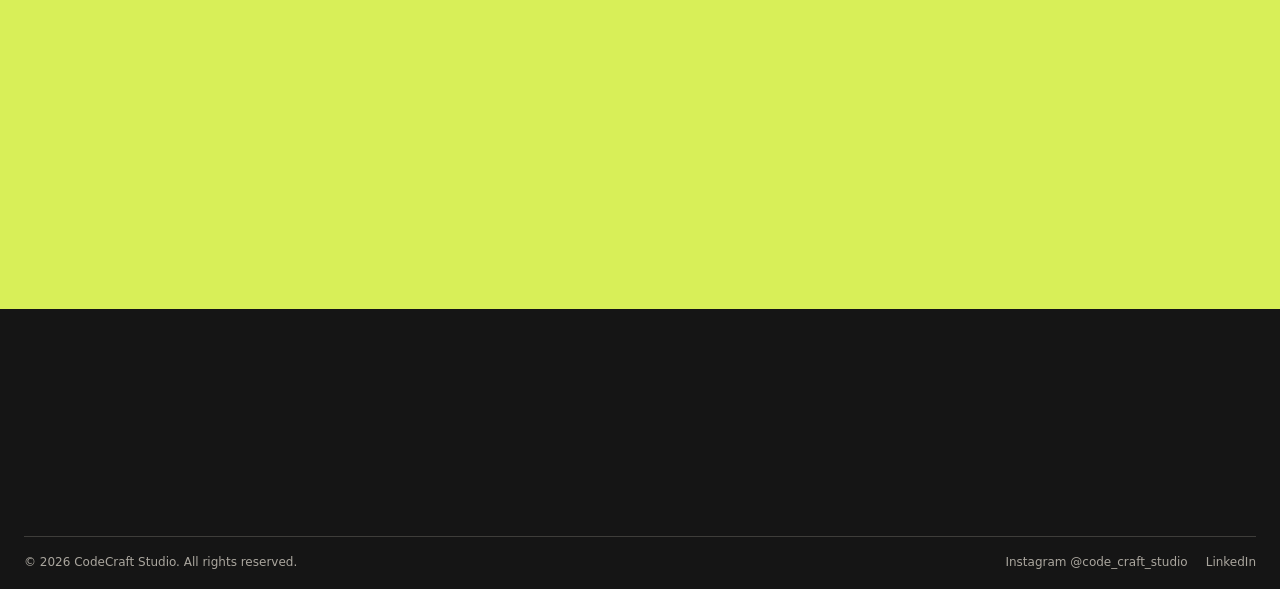
<file: en.html>
<!doctype html>
<html lang="en">
<head>
  <meta charset="utf-8"><meta name="viewport" content="width=device-width, initial-scale=1"><meta name="theme-color" content="#151515">
  <meta name="description" content="CodeCraft Studio creates clear, fast and conversion-focused websites for businesses in Portugal and international projects.">
  <meta name="author" content="CodeCraft Studio"><meta name="robots" content="index,follow,max-image-preview:large,max-snippet:-1,max-video-preview:-1">
  <link rel="canonical" href="https://codecraftstudio.site/en.html"><link rel="alternate" hreflang="pt-PT" href="https://codecraftstudio.site/"><link rel="alternate" hreflang="en" href="https://codecraftstudio.site/en.html"><link rel="alternate" hreflang="x-default" href="https://codecraftstudio.site/">
  <link rel="icon" href="brand-kit/logo-mark.svg" type="image/svg+xml"><link rel="manifest" href="site.webmanifest">
  <meta property="og:type" content="website"><meta property="og:locale" content="en_GB"><meta property="og:site_name" content="CodeCraft Studio"><meta property="og:title" content="CodeCraft Studio — Web design and development from Portugal"><meta property="og:description" content="Clear, fast and conversion-focused websites for businesses that want to be taken seriously."><meta property="og:url" content="https://codecraftstudio.site/en.html"><meta property="og:image" content="https://codecraftstudio.site/logo2.png"><meta name="twitter:card" content="summary_large_image"><meta name="twitter:title" content="CodeCraft Studio — Web design and development"><meta name="twitter:description" content="Clear, fast and conversion-focused websites."><meta name="twitter:image" content="https://codecraftstudio.site/logo2.png">
  <title>Web Design and Development from Portugal | CodeCraft Studio</title>
  <link rel="stylesheet" href="styles.css"><link rel="stylesheet" href="fixes.css"><link rel="stylesheet" href="motion.css"><link rel="stylesheet" href="loader.css"><link rel="stylesheet" href="animation-overrides.css"><link rel="stylesheet" href="mobile-experience.css"><link rel="stylesheet" href="mobile-experience-fixes.css"><link rel="stylesheet" href="brand-site-integration.css"><link rel="stylesheet" href="mobile-hero-refinement.css"><link rel="stylesheet" href="afternow-partnership.css"><link rel="stylesheet" href="search-experience.css"><link rel="stylesheet" href="project-carousel.css">
  <script>document.documentElement.classList.add('loader-enabled');window.setTimeout(function(){document.documentElement.classList.remove('loader-enabled')},3500);</script>
  <script type="application/ld+json">[{"@context":"https://schema.org","@type":"ProfessionalService","@id":"https://codecraftstudio.site/#organization","name":"CodeCraft Studio","url":"https://codecraftstudio.site/","logo":"https://codecraftstudio.site/brand-kit/logo-mark.svg","image":"https://codecraftstudio.site/logo2.png","description":"Web design, development and digital strategy for businesses in Portugal and international projects.","email":"geral@codecraftstudio.site","telephone":"+351926696208","address":{"@type":"PostalAddress","addressLocality":"Esposende","addressCountry":"PT"},"areaServed":[{"@type":"Country","name":"Portugal"},{"@type":"Place","name":"International (remote)"}],"availableLanguage":["Portuguese","English"],"contactPoint":[{"@type":"ContactPoint","contactType":"project enquiries","telephone":"+351926696208","email":"geral@codecraftstudio.site","availableLanguage":["Portuguese","English"]},{"@type":"ContactPoint","contactType":"WhatsApp","telephone":"+351937033479","availableLanguage":["Portuguese","English"]}],"hasOfferCatalog":{"@type":"OfferCatalog","name":"Digital services","itemListElement":[{"@type":"Offer","itemOffered":{"@type":"Service","name":"Corporate websites","description":"Identity-led websites with service pages, contact details and organised content."}},{"@type":"Offer","itemOffered":{"@type":"Service","name":"Stores and platforms","description":"Digital experiences for buying, booking, managing or accessing information."}},{"@type":"Offer","itemOffered":{"@type":"Service","name":"Interface design","description":"Visual systems and clear flows for digital products."}},{"@type":"Offer","itemOffered":{"@type":"Service","name":"SEO and performance","description":"Technical foundations, semantic structure and speed."}}]},"sameAs":["https://www.instagram.com/code_craft_studio","https://www.linkedin.com/in/gil-abreu-51b3b53b0"]},{"@context":"https://schema.org","@type":"WebSite","@id":"https://codecraftstudio.site/#website","url":"https://codecraftstudio.site/","name":"CodeCraft Studio","inLanguage":"en","publisher":{"@id":"https://codecraftstudio.site/#organization"}},{"@context":"https://schema.org","@type":"FAQPage","mainEntity":[{"@type":"Question","name":"What types of websites does CodeCraft Studio build?","acceptedAnswer":{"@type":"Answer","text":"CodeCraft Studio builds corporate websites, stores and digital platforms, interface design, and technical foundations for SEO and performance."}},{"@type":"Question","name":"Does CodeCraft Studio work only in Portugal?","acceptedAnswer":{"@type":"Answer","text":"CodeCraft Studio is based in Esposende, Portugal, and also works remotely on international projects."}},{"@type":"Question","name":"What is needed to start a project?","acceptedAnswer":{"@type":"Answer","text":"To start, it helps to share the business goal, audience, available content, deadline and the problem the website needs to solve."}},{"@type":"Question","name":"Do you also handle digital marketing?","acceptedAnswer":{"@type":"Answer","text":"CodeCraft Studio focuses on the digital presence. For social media, content, paid traffic and ongoing SEO, the associated agency AfterNow complements the work."}}]}]</script>
  <script type="application/ld+json">{"@context":"https://schema.org","@type":"Service","name":"SEO, AEO and AI discovery","serviceType":"Search optimisation, answer-engine optimisation and AI discovery","provider":{"@id":"https://codecraftstudio.site/#organization"},"areaServed":["Portugal","International (remote)"],"availableLanguage":["Portuguese","English"],"description":"Content architecture, entity signals, structured data and performance to make a digital presence easier to understand in search and AI systems."}</script>
</head>
<body>
  <div class="site-loader" role="status" aria-live="polite" aria-label="Loading website"><div class="loader-inner"><div class="loader-mark">&lt;/&gt;</div><p class="loader-wordmark">CodeCraft<small>Studio</small></p><p class="loader-caption">Preparing something well built</p><div class="loader-track" aria-hidden="true"><span></span></div></div></div>
  <a class="skip-link" href="#content">Skip to content</a>
  <header class="site-header" data-header><div class="shell nav-wrap"><a class="brand" href="#top" aria-label="CodeCraft Studio — home"><span class="brand-mark">CC</span><span>CodeCraft<br><small>Studio</small></span></a><button class="menu-button" type="button" aria-expanded="false" aria-controls="main-nav" data-menu-button>Menu <span></span></button><nav id="main-nav" class="main-nav" aria-label="Main navigation" data-menu><a href="#services">Services</a><a href="#work">Projects</a><a href="#method">Method</a><a href="index.html" lang="pt-PT" hreflang="pt-PT" aria-label="Ver o website em português">PT</a><a class="nav-contact" href="#contact">Discuss a project <span aria-hidden="true">↗</span></a></nav></div></header>
  <main id="content">
    <section id="top" class="hero shell"><div class="eyebrow">Web design &amp; development · Portugal</div><div class="hero-grid"><h1>Sites that look<br>like a <em>business</em>, not<br>a template.</h1><div class="hero-aside"><p>We design and build digital presences for businesses that need to communicate clearly, be found, and turn interest into contact.</p><a class="button button-dark" href="#contact">Start a conversation <span aria-hidden="true">→</span></a></div></div><div class="hero-rule"><span>01</span><span>CodeCraft Studio</span><span>Esposende · Portugal</span></div></section>
    <section class="statement" aria-labelledby="statement-title"><div class="shell statement-grid"><p class="section-label">The starting point</p><div><h2 id="statement-title">Less noise. More reasons to choose your brand.</h2><p class="lead">A digital presence does not need to look futuristic to look current. It needs a message, structure, speed, and well-resolved detail.</p></div></div></section>
    <section id="services" class="services shell section"><div class="section-head"><p class="section-label">What we do</p><p>From the first sketch to launch, with one person accountable for the process — no invisible teams or empty presentations.</p></div><div class="service-list"><article><span>01</span><div><h3>Corporate websites</h3><p>Sites with identity, service pages, contact details and organised content that makes decisions easier.</p></div><span class="service-arrow">↗</span></article><article><span>02</span><div><h3>Stores and platforms</h3><p>Digital experiences for buying, booking, managing or accessing information — always centred on the user.</p></div><span class="service-arrow">↗</span></article><article><span>03</span><div><h3>Interface design</h3><p>Visual systems and clear flows that make a product consistent across every screen.</p></div><span class="service-arrow">↗</span></article><article><span>04</span><div><h3>SEO, AEO &amp; AI discovery</h3><p>Content architecture, entity signals, structured data and performance for search, AI answers and organic discovery.</p></div><span class="service-arrow">↗</span></article></div></section>
    <section id="work" class="work section" aria-labelledby="projects-title"><div class="shell"><div class="section-head work-head"><p class="section-label">Selected work</p><div><h2 id="projects-title">Projects with real goals, not demos.</h2><p>Websites and digital products shaped for distinct brands, services and professionals.</p></div></div><div class="project-carousel" data-project-carousel tabindex="0" aria-roledescription="carousel" aria-label="Selected projects"><div class="project-carousel-stage"><article class="project-slide is-active" data-project-slide aria-hidden="false"><a href="https://bdn.pt" target="_blank" rel="noopener noreferrer"><figure><img src="bdn-showcase.png" alt="Residential project presented by BDN" loading="eager"></figure><div class="project-slide-content"><span>Website · Architecture</span><h3>BDN</h3><p>An architecture presence designed to give space to detail and projects.</p><strong>View project <i aria-hidden="true">↗</i></strong></div></a></article><article class="project-slide" data-project-slide aria-hidden="true"><a href="https://csjmar.pt" target="_blank" rel="noopener noreferrer" tabindex="-1"><figure><img src="csjmar.png" alt="CSJMAR homepage" loading="lazy"></figure><div class="project-slide-content"><span>Institutional website · Community</span><h3>CSJMAR</h3><p>An institutional digital presence for social services, sport, news and community life.</p><strong>View project <i aria-hidden="true">↗</i></strong></div></a></article><article class="project-slide" data-project-slide aria-hidden="true"><a href="https://asone.pt" target="_blank" rel="noopener noreferrer" tabindex="-1"><figure><img src="asone.png" alt="AsOne platform page" loading="lazy"></figure><div class="project-slide-content"><span>Digital platform · Fitness</span><h3>AsOne</h3><p>Gym management and user experience in one product.</p><strong>View project <i aria-hidden="true">↗</i></strong></div></a></article><article class="project-slide" data-project-slide aria-hidden="true"><a href="https://acessheffield.co.uk" target="_blank" rel="noopener noreferrer" tabindex="-1"><figure><img src="aces.png" alt="ACES Electrical Sheffield website" loading="lazy"></figure><div class="project-slide-content"><span>Website · Electrical services</span><h3>ACES Electrical Sheffield</h3><p>An electrical-services website with a direct structure for information and contact.</p><strong>View project <i aria-hidden="true">↗</i></strong></div></a></article><article class="project-slide" data-project-slide aria-hidden="true"><a href="https://rafaelfazenda.me/" target="_blank" rel="noopener noreferrer" tabindex="-1"><figure><img src="rafael.png" alt="Rafael Fazenda personal website" loading="lazy"></figure><div class="project-slide-content"><span>Personal website · Portfolio</span><h3>Rafael Fazenda</h3><p>A personal digital presence built to present work and professional journey.</p><strong>View project <i aria-hidden="true">↗</i></strong></div></a></article><article class="project-slide" data-project-slide aria-hidden="true"><a href="https://raquelfazenda.me/" target="_blank" rel="noopener noreferrer" tabindex="-1"><figure><img src="raquel.png" alt="Raquel Fazenda personal website" loading="lazy"></figure><div class="project-slide-content"><span>Personal website · Portfolio</span><h3>Raquel Fazenda</h3><p>A digital portfolio with room for context, imagery and work.</p><strong>View project <i aria-hidden="true">↗</i></strong></div></a></article></div><div class="project-carousel-controls"><div class="project-carousel-count"><span data-carousel-current>01</span><i>/</i><span>06</span></div><p data-carousel-title>BDN</p><div><button type="button" data-carousel-previous aria-label="Previous project">←</button><button type="button" data-carousel-next aria-label="Next project">→</button></div></div><div class="project-carousel-pagination" aria-label="Choose project"><button type="button" data-carousel-to="0" aria-current="true"><span>01</span><b>BDN</b></button><button type="button" data-carousel-to="1"><span>02</span><b>CSJMAR</b></button><button type="button" data-carousel-to="2"><span>03</span><b>AsOne</b></button><button type="button" data-carousel-to="3"><span>04</span><b>ACES</b></button><button type="button" data-carousel-to="4"><span>05</span><b>Rafael</b></button><button type="button" data-carousel-to="5"><span>06</span><b>Raquel</b></button></div></div></div></section>
    <section id="method" class="method shell section"><div class="method-title"><p class="section-label">How we work</p><h2>A simple process, without theatre.</h2></div><ol><li><span>01</span><div><h3>Clarify</h3><p>We start with the business, audience and goal. A site with no clear problem to solve is just decoration.</p></div></li><li><span>02</span><div><h3>Build</h3><p>We define content, design pages and develop a fast, accessible version that is easy to maintain.</p></div></li><li><span>03</span><div><h3>Launch</h3><p>We validate on real devices, connect the SEO fundamentals and deliver the site ready to represent the brand.</p></div></li></ol></section>
    <section class="faq section" aria-labelledby="faq-title"><div class="shell faq-grid"><div><p class="section-label">Frequently asked questions</p><h2 id="faq-title">Before we start, the essentials.</h2></div><div class="faq-list"><details open><summary>What types of websites do you build?</summary><p>Corporate websites, online stores and digital platforms, interface design, and technical foundations for SEO and performance.</p></details><details><summary>Do you work only in Portugal?</summary><p>We are based in Esposende and work in Portugal and remotely on international projects.</p></details><details><summary>What is needed to start?</summary><p>The business goal, audience, available content, deadline and the problem the website needs to solve. The rest is organised through the process.</p></details><details><summary>Do you also handle digital marketing?</summary><p>CodeCraft focuses on the digital presence. For social media, content, paid traffic and ongoing SEO, AfterNow complements the work.</p></details></div></div></section>
    <section id="afternow" class="afternow section" aria-labelledby="afternow-title"><div class="shell"><div class="afternow-heading"><p class="section-label">CodeCraft ecosystem</p><p>A digital presence needs to keep working after launch.</p></div><div class="afternow-layout"><figure class="afternow-visual afternow-mark-visual"><img src="afternow-assets/afternow-favicon.svg" alt="AfterNow symbol" loading="lazy"></figure><div class="afternow-content"><div class="afternow-brand"><img src="afternow-assets/afternow-logo.png" alt="AfterNow Creative & Marketing"></div><h2 id="afternow-title">From the digital product to the reach that grows it.</h2><p>AfterNow is the digital marketing agency within the same ecosystem as CodeCraft Studio. While CodeCraft designs and builds the digital presence, AfterNow works on the strategy that keeps it relevant after launch.</p><ul class="afternow-services" aria-label="AfterNow services"><li>Social media management</li><li>Content creation</li><li>Paid traffic</li><li>Ongoing SEO</li></ul><a class="button button-after" href="https://afternow.vercel.app/" target="_blank" rel="noopener noreferrer">Meet AfterNow <span>↗</span></a></div></div></div></section>
    <section id="contact" class="contact"><div class="shell contact-grid"><div><p class="section-label">New project</p><h2>Have something that deserves a better presence?</h2></div><div class="contact-content"><p>Tell us what you are trying to build, where you are stuck, and the deadline you have in mind. A message with context gets a more useful answer.</p><a class="contact-mail" href="mailto:geral@codecraftstudio.site">geral@codecraftstudio.site <span>↗</span></a><div class="contact-channels"><a class="contact-phone" href="tel:+351926696208"><span>Phone</span>+351 926 696 208</a><a class="contact-whatsapp" href="https://wa.me/351937033479" target="_blank" rel="noopener noreferrer" aria-label="Chat on WhatsApp at +351 937 033 479"><span>WhatsApp</span>+351 937 033 479 <b aria-hidden="true">↗</b></a></div></div></div></section>
  </main>
  <a class="mobile-contact-dock" href="#contact">Discuss your project</a>
  <footer class="site-footer"><div class="shell footer-top"><a class="brand brand-footer" href="#top"><span class="brand-mark">CC</span><span>CodeCraft<br><small>Studio</small></span></a><div><p>Web design &amp; development</p><p>Esposende, Portugal</p></div><div class="footer-links"><a href="privacy-en.html">Privacy</a><a href="cookies-en.html">Cookies</a><a href="terms-en.html">Terms</a><a href="index.html" lang="pt-PT" hreflang="pt-PT">Português</a><button type="button" data-open-consent>Cookie preferences</button></div></div><div class="shell footer-bottom"><p>© <span data-year></span> CodeCraft Studio. All rights reserved.</p><div><a href="instagram.html">Instagram @code_craft_studio</a><a href="https://www.linkedin.com/in/gil-abreu-51b3b53b0" target="_blank" rel="noopener noreferrer">LinkedIn</a></div></div></footer>
  <aside class="cookie-banner" hidden data-cookie-banner aria-label="Cookie preferences"><div><strong>Privacy without small print.</strong><p>This website does not use advertising or analytics cookies. We only store your cookie choice on your device. <a href="cookies-en.html">Learn more</a></p></div><div class="cookie-actions"><button class="button button-plain" type="button" data-cookie-necessary>Use necessary only</button><button class="button button-dark" type="button" data-cookie-accept>Understood</button></div></aside>
  <dialog class="consent-dialog" data-consent-dialog aria-labelledby="consent-title"><form method="dialog"><button class="dialog-close" aria-label="Close">×</button><p class="section-label">Cookie preferences</p><h2 id="consent-title">Only what is strictly necessary.</h2><p>We do not load analytics, advertising, or social-media profiling services. Your choice is stored locally so this message does not return on every visit.</p><div class="cookie-row"><div><strong>Necessary</strong><small>Stores your privacy preference.</small></div><span class="always-on">Always active</span></div><div class="dialog-actions"><button class="button button-plain" value="close">Close</button><button class="button button-dark" type="button" data-cookie-necessary>Save preference</button></div></form></dialog>
  <script src="main.js"></script><script src="motion.js"></script><script src="mobile-experience.js"></script><script src="loader.js"></script><script src="project-carousel.js"></script>
</body></html>
</file>
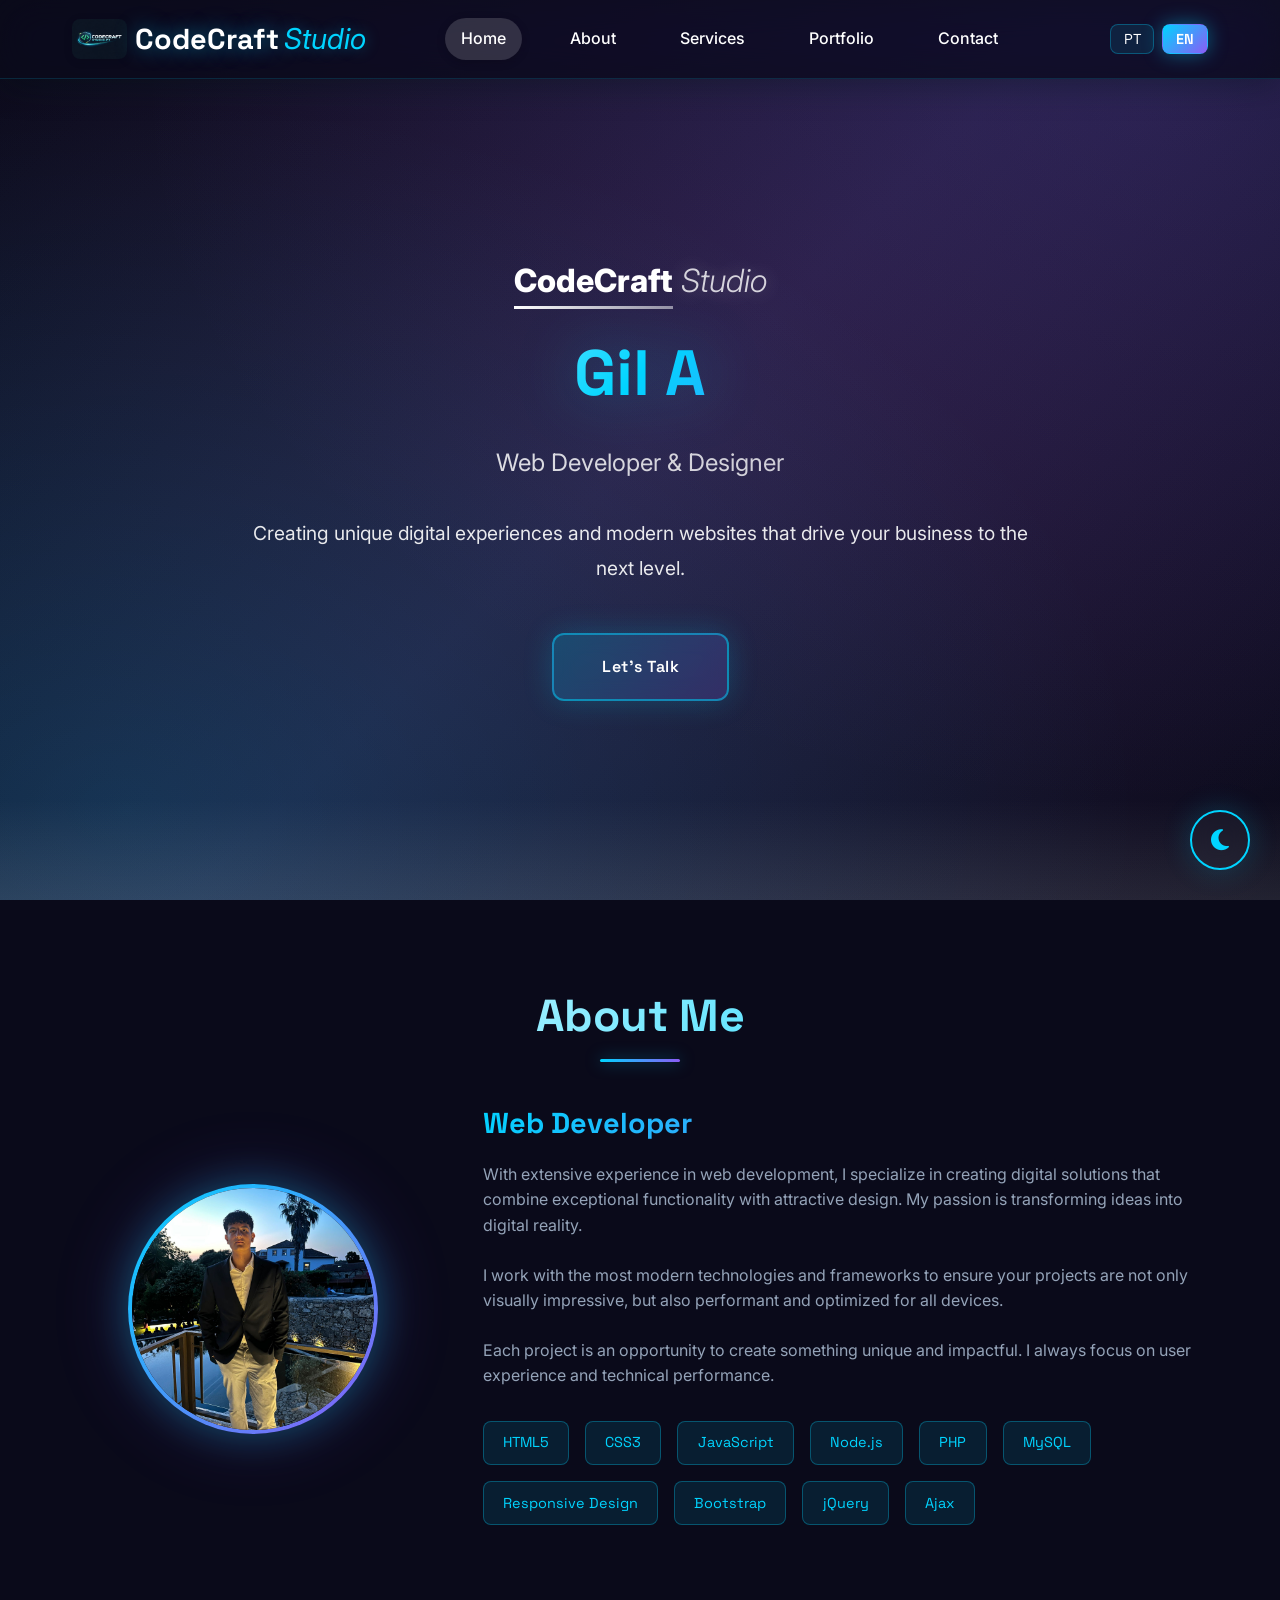
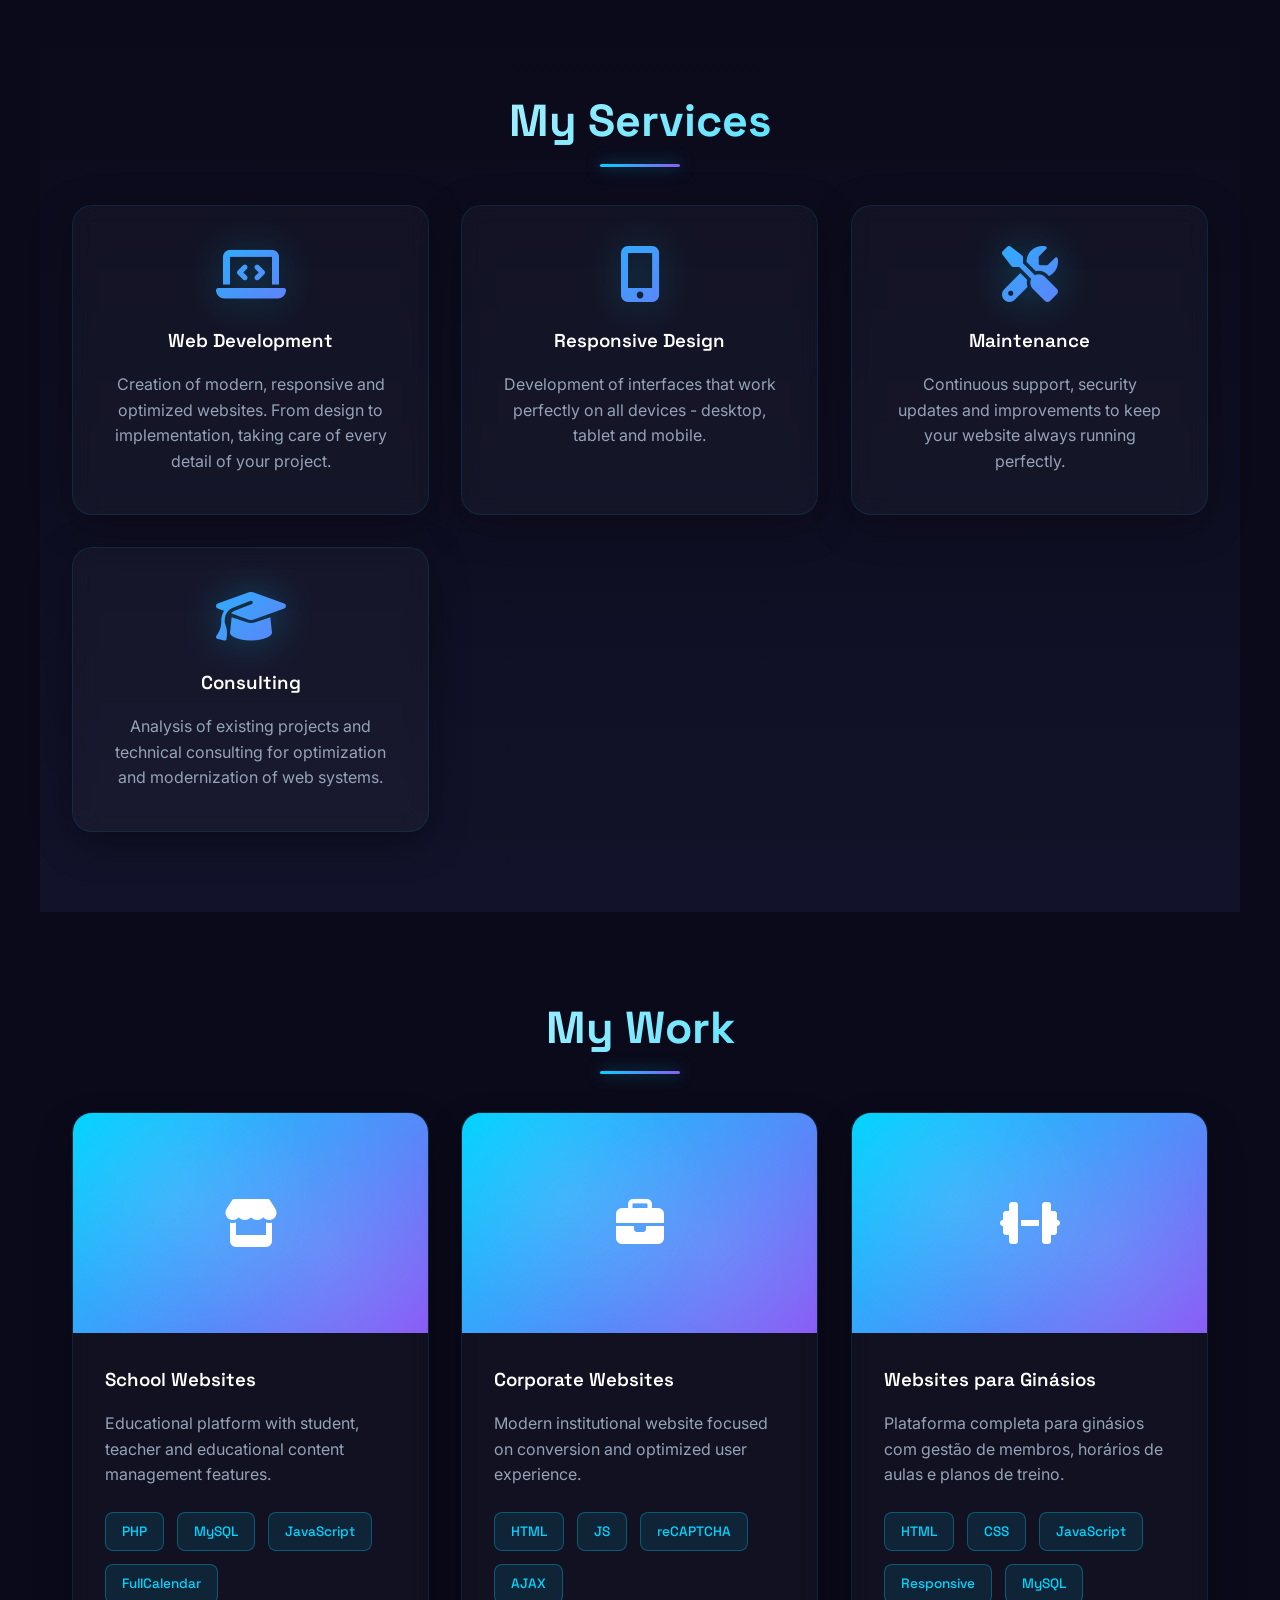
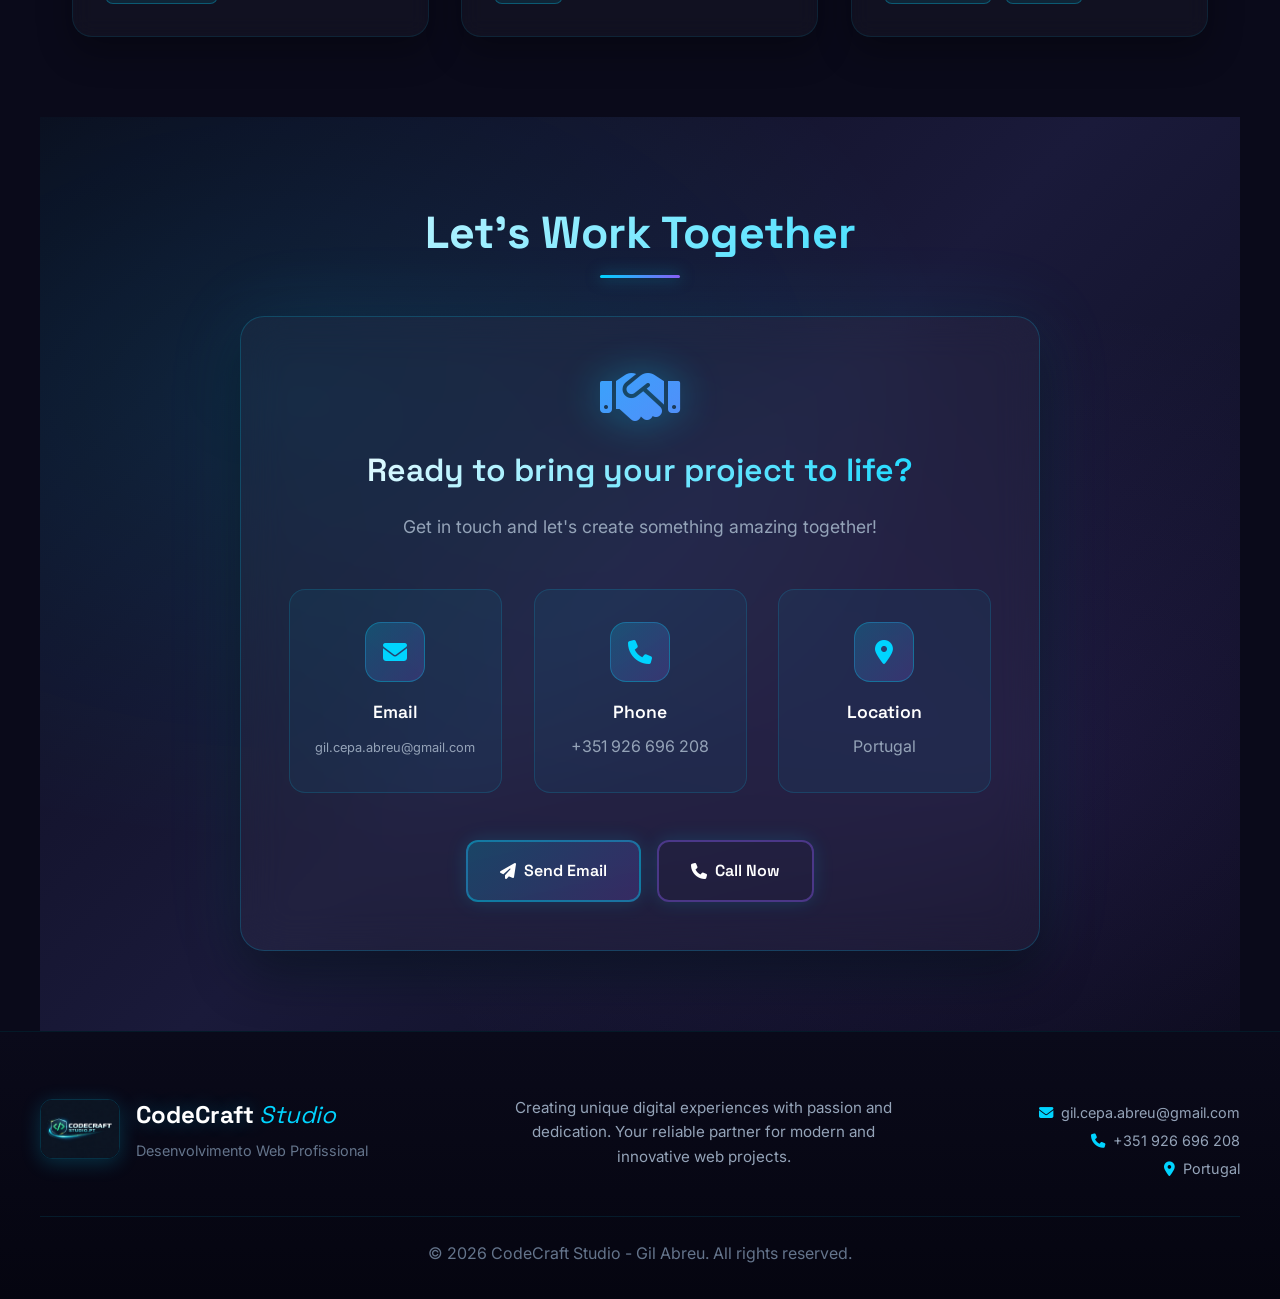
<file: index2.html>
<!DOCTYPE html>
<html lang="pt-BR">
<head>
    <meta charset="UTF-8">
    <meta name="viewport" content="width=device-width, initial-scale=1.0, maximum-scale=5.0, user-scalable=yes">
    <meta name="theme-color" content="#0a0a1a">
    <meta name="mobile-web-app-capable" content="yes">
    <meta name="apple-mobile-web-app-capable" content="yes">
    <meta name="apple-mobile-web-app-status-bar-style" content="black-translucent">
    <title>CodeCraft Studio - Gil Abreu | Desenvolvimento Web Profissional</title>
    <meta name="description" content="CodeCraft Studio - Desenvolvedor Web especializado em criação de websites modernos e responsivos. Ofereço soluções completas para sua presença digital.">
    
    <!-- Font Awesome para ícones -->
    <link rel="stylesheet" href="https://cdnjs.cloudflare.com/ajax/libs/font-awesome/6.4.0/css/all.min.css">
    
    <!-- Google Fonts - Inter para visual moderno -->
    <link href="https://fonts.googleapis.com/css2?family=Inter:wght@300;400;500;600;700;800;900&family=Space+Grotesk:wght@400;500;600;700&display=swap" rel="stylesheet">
    
    <style>
        /* ===== SISTEMA DE TEMAS ===== */
        :root {
            /* Tema Futurista (Default) */
            --bg-primary: #0a0a1a;
            --bg-secondary: #12122a;
            --bg-tertiary: #1a1a3a;
            --bg-card: rgba(255, 255, 255, 0.03);
            --bg-card-hover: rgba(0, 212, 255, 0.1);
            
            --text-primary: #e2e8f0;
            --text-secondary: #94a3b8;
            --text-muted: #64748b;
            
            --accent-primary: #00d4ff;
            --accent-secondary: #8b5cf6;
            --accent-tertiary: #ec4899;
            
            --gradient-primary: linear-gradient(135deg, #00d4ff, #8b5cf6);
            --gradient-hero: linear-gradient(135deg, #0a0a1a 0%, #1a1a3a 50%, #0a0a1a 100%);
            --gradient-header: rgba(10, 10, 26, 0.8);
            
            --border-color: rgba(0, 212, 255, 0.15);
            --border-color-hover: rgba(0, 212, 255, 0.4);
            
            --shadow-glow: 0 0 30px rgba(0, 212, 255, 0.2);
            --shadow-card: 0 10px 40px rgba(0, 0, 0, 0.3);
            
            --header-bg: rgba(10, 10, 26, 0.8);
            --footer-bg: linear-gradient(180deg, #0a0a1a 0%, #050510 100%);
            
            --grid-visible: 1;
            --pricing-item-bg: rgba(0, 0, 0, 0.3);
            --error-color: #f87171;
        }

        /* Tema Clássico (Light) */
        body.theme-classic {
            --bg-primary: #ffffff;
            --bg-secondary: #f8f9fa;
            --bg-tertiary: #e9ecef;
            --bg-card: linear-gradient(145deg, #ffffff 0%, #f8f9fa 100%);
            --bg-card-hover: rgba(102, 126, 234, 0.1);
            
            --text-primary: #333333;
            --text-secondary: #666666;
            --text-muted: #6c757d;
            
            --accent-primary: #667eea;
            --accent-secondary: #764ba2;
            --accent-tertiary: #667eea;
            
            --gradient-primary: linear-gradient(135deg, #667eea, #764ba2);
            --gradient-hero: linear-gradient(135deg, #667eea 0%, #764ba2 100%);
            --gradient-header: rgba(102, 126, 234, 0.95);
            
            --border-color: rgba(102, 126, 234, 0.2);
            --border-color-hover: rgba(102, 126, 234, 0.4);
            
            --shadow-glow: 0 10px 30px rgba(102, 126, 234, 0.15);
            --shadow-card: 0 10px 30px rgba(0, 0, 0, 0.1);
            
            --header-bg: rgba(102, 126, 234, 0.95);
            --footer-bg: linear-gradient(180deg, #333333 0%, #222222 100%);
            
            --grid-visible: 0;
            --pricing-item-bg: #f8f9fa;
            --error-color: #dc3545;
        }

        * {
            margin: 0;
            padding: 0;
            box-sizing: border-box;
        }

        /* Smooth scrolling e cursor personalizado */
        html {
            scroll-behavior: smooth;
            overflow-x: hidden;
        }

        body {
            font-family: 'Inter', sans-serif;
            line-height: 1.6;
            color: var(--text-primary);
            overflow-x: hidden;
            position: relative;
            width: 100%;
            max-width: 100vw;
            background: var(--bg-primary);
            transition: background 0.5s ease, color 0.5s ease;
        }

        /* Cursor personalizado para links */
        a, button {
            cursor: pointer;
            transition: all 0.3s cubic-bezier(0.4, 0, 0.2, 1);
        }

        /* Prevenir overflow horizontal */
        img, video, iframe {
            max-width: 100%;
            height: auto;
        }

        * {
            max-width: 100%;
        }

        html, body {
            max-width: 100vw;
        }

        /* Efeito de partículas de fundo futurista */
        body::before {
            content: '';
            position: fixed;
            top: 0;
            left: 0;
            width: 100%;
            height: 100%;
            background: 
                radial-gradient(ellipse at 20% 80%, rgba(0, 212, 255, 0.08) 0%, transparent 50%),
                radial-gradient(ellipse at 80% 20%, rgba(139, 92, 246, 0.08) 0%, transparent 50%),
                radial-gradient(ellipse at 50% 50%, rgba(236, 72, 153, 0.04) 0%, transparent 60%);
            pointer-events: none;
            z-index: -1;
            animation: backgroundPulse 15s ease-in-out infinite;
            transition: opacity 0.5s ease;
        }

        body.theme-classic::before {
            background: 
                radial-gradient(circle at 20% 80%, rgba(120, 119, 198, 0.03) 0%, transparent 50%),
                radial-gradient(circle at 80% 20%, rgba(255, 119, 198, 0.03) 0%, transparent 50%);
        }

        @keyframes backgroundPulse {
            0%, 100% { opacity: 1; }
            50% { opacity: 0.7; }
        }

        /* Grid de fundo futurista */
        body::after {
            content: '';
            position: fixed;
            top: 0;
            left: 0;
            width: 100%;
            height: 100%;
            background-image: 
                linear-gradient(rgba(0, 212, 255, 0.03) 1px, transparent 1px),
                linear-gradient(90deg, rgba(0, 212, 255, 0.03) 1px, transparent 1px);
            background-size: 50px 50px;
            pointer-events: none;
            z-index: -1;
            opacity: var(--grid-visible);
            transition: opacity 0.5s ease;
        }

        /* Botão de Alternância de Tema */
        .theme-toggle {
            position: fixed;
            bottom: 30px;
            right: 30px;
            width: 60px;
            height: 60px;
            border-radius: 50%;
            border: 2px solid var(--accent-primary);
            background: var(--bg-card);
            backdrop-filter: blur(10px);
            cursor: pointer;
            z-index: 9999;
            display: flex;
            align-items: center;
            justify-content: center;
            font-size: 1.5rem;
            color: var(--accent-primary);
            box-shadow: var(--shadow-glow);
            transition: all 0.4s cubic-bezier(0.4, 0, 0.2, 1);
            overflow: hidden;
        }

        .theme-toggle:hover {
            transform: scale(1.1) rotate(15deg);
            box-shadow: 0 0 40px rgba(0, 212, 255, 0.4);
        }

        .theme-toggle .icon-dark,
        .theme-toggle .icon-light {
            position: absolute;
            transition: all 0.4s ease;
        }

        .theme-toggle .icon-light {
            opacity: 0;
            transform: rotate(-90deg) scale(0);
        }

        body.theme-classic .theme-toggle .icon-dark {
            opacity: 0;
            transform: rotate(90deg) scale(0);
        }

        body.theme-classic .theme-toggle .icon-light {
            opacity: 1;
            transform: rotate(0deg) scale(1);
        }

        body.theme-classic .theme-toggle {
            border-color: var(--accent-primary);
            background: rgba(255, 255, 255, 0.9);
            color: var(--accent-primary);
            box-shadow: 0 10px 30px rgba(102, 126, 234, 0.3);
        }

        body.theme-classic .theme-toggle:hover {
            box-shadow: 0 15px 40px rgba(102, 126, 234, 0.4);
        }

        /* Tooltip do botão de tema */
        .theme-toggle::before {
            content: 'Tema Clássico';
            position: absolute;
            right: 75px;
            background: var(--bg-secondary);
            color: var(--text-primary);
            padding: 8px 16px;
            border-radius: 8px;
            font-size: 0.85rem;
            font-weight: 500;
            white-space: nowrap;
            opacity: 0;
            pointer-events: none;
            transform: translateX(10px);
            transition: all 0.3s ease;
            border: 1px solid var(--border-color);
        }

        .theme-toggle:hover::before {
            opacity: 1;
            transform: translateX(0);
        }

        body.theme-classic .theme-toggle::before {
            content: 'Tema Futurista';
        }

        /* Header e Navegação - Futurista */
        header {
            background: var(--header-bg);
            backdrop-filter: blur(20px) saturate(180%);
            -webkit-backdrop-filter: blur(20px) saturate(180%);
            border-bottom: 1px solid var(--border-color);
            color: white;
            padding: 1rem 0;
            position: fixed;
            width: 100%;
            top: 0;
            z-index: 1000;
            box-shadow: 0 8px 32px rgba(0, 0, 0, 0.3), 0 0 60px rgba(0, 212, 255, 0.05);
            transition: all 0.4s cubic-bezier(0.4, 0, 0.2, 1);
        }

        body.theme-classic header {
            box-shadow: 0 8px 32px rgba(0, 0, 0, 0.1);
        }

        header.scrolled {
            background: rgba(10, 10, 26, 0.95);
            box-shadow: 0 12px 40px rgba(0, 0, 0, 0.4), 0 0 80px rgba(0, 212, 255, 0.08);
            border-bottom-color: rgba(0, 212, 255, 0.25);
        }

        body.theme-classic header.scrolled {
            background: rgba(102, 126, 234, 0.98);
            box-shadow: 0 12px 40px rgba(0, 0, 0, 0.15);
        }

        nav {
            display: flex;
            justify-content: space-between;
            align-items: center;
            max-width: 1200px;
            margin: 0 auto;
            padding: 0 2rem;
        }

        .logo {
            font-size: 1.8rem;
            font-weight: 700;
            display: flex;
            align-items: center;
            gap: 0.5rem;
            transition: all 0.3s cubic-bezier(0.4, 0, 0.2, 1);
            position: relative;
        }

        .logo-image {
            width: 55px;
            height: 40px;
            border-radius: 8px;
            object-fit: cover;
            transition: all 0.3s cubic-bezier(0.4, 0, 0.2, 1);
            box-shadow: 0 2px 10px rgba(0, 0, 0, 0.1);
        }

        .logo:hover .logo-image {
            transform: scale(1.1);
            box-shadow: 0 4px 20px rgba(0, 0, 0, 0.2);
        }

        .logo-text {
            display: flex;
            align-items: center;
            gap: 0.3rem;
        }

        .logo:hover {
            transform: scale(1.05);
        }

        .logo-brand {
            color: white;
            font-weight: 800;
            font-family: 'Space Grotesk', sans-serif;
            position: relative;
            z-index: 1;
            text-shadow: 0 0 20px rgba(0, 212, 255, 0.5);
            transition: text-shadow 0.3s ease;
        }

        body.theme-classic .logo-brand {
            text-shadow: none;
        }

        .logo-brand::after {
            content: '';
            position: absolute;
            bottom: -2px;
            left: 0;
            width: 0;
            height: 2px;
            background: linear-gradient(90deg, #00d4ff, #8b5cf6);
            transition: width 0.4s cubic-bezier(0.4, 0, 0.2, 1);
            box-shadow: 0 0 10px rgba(0, 212, 255, 0.5);
        }

        body.theme-classic .logo-brand::after {
            background: linear-gradient(90deg, #fff, rgba(255,255,255,0.5));
            box-shadow: none;
        }

        .logo:hover .logo-brand::after {
            width: 100%;
        }

        .logo-studio {
            color: #00d4ff;
            font-weight: 400;
            font-style: italic;
            animation: float 3s ease-in-out infinite;
            text-shadow: 0 0 15px rgba(0, 212, 255, 0.4);
            transition: color 0.3s ease, text-shadow 0.3s ease;
        }

        body.theme-classic .logo-studio {
            color: rgba(255, 255, 255, 0.8);
            text-shadow: none;
        }

        @keyframes float {
            0%, 100% { transform: translateY(0px); }
            50% { transform: translateY(-3px); }
        }

        .nav-links {
            display: flex;
            list-style: none;
            gap: 2rem;
        }

        .nav-links li {
            position: relative;
        }

        .nav-links a {
            color: white;
            text-decoration: none;
            font-weight: 500;
            padding: 0.5rem 1rem;
            border-radius: 25px;
            transition: all 0.4s cubic-bezier(0.4, 0, 0.2, 1);
            position: relative;
            overflow: hidden;
            display: block;
            z-index: 2;
        }

        .nav-links a::before {
            content: '';
            position: absolute;
            top: 0;
            left: -100%;
            width: 100%;
            height: 100%;
            background: linear-gradient(90deg, transparent, rgba(255,255,255,0.2), transparent);
            transition: left 0.6s cubic-bezier(0.4, 0, 0.2, 1);
            z-index: -1;
            pointer-events: none;
        }

        .nav-links a:hover::before {
            left: 100%;
        }

        .nav-links a:hover {
            background: rgba(255, 255, 255, 0.1);
            transform: translateY(-2px);
            box-shadow: 0 4px 20px rgba(0, 0, 0, 0.1);
        }

        .nav-links a.active {
            background: rgba(255, 255, 255, 0.15);
            color: #fff;
            box-shadow: 0 2px 10px rgba(0, 0, 0, 0.15);
        }

        .nav-links a.active::before {
            left: 100%;
        }

        /* Seletor de idioma */
        .language-selector {
            display: flex;
            align-items: center;
            gap: 0.5rem;
            margin-left: 1rem;
        }

        .language-btn {
            background: rgba(0, 212, 255, 0.1);
            color: white;
            border: 1px solid rgba(0, 212, 255, 0.3);
            padding: 0.3rem 0.8rem;
            border-radius: 8px;
            font-size: 0.9rem;
            cursor: pointer;
            transition: all 0.3s ease;
            text-decoration: none;
            font-family: 'Space Grotesk', sans-serif;
        }

        .language-btn:hover {
            background: rgba(255, 255, 255, 0.2);
            transform: translateY(-2px);
        }

        .language-btn.active {
            background: linear-gradient(135deg, #00d4ff, #8b5cf6);
            color: white;
            font-weight: 600;
            border-color: transparent;
            box-shadow: 0 0 20px rgba(0, 212, 255, 0.4);
            transition: all 0.5s ease;
        }

        body.theme-classic .language-btn.active {
            background: linear-gradient(135deg, #667eea, #764ba2);
            box-shadow: 0 5px 15px rgba(102, 126, 234, 0.4);
        }

        /* Menu Hambúrguer */
        .menu-toggle {
            display: none;
            flex-direction: column;
            cursor: pointer;
            gap: 4px;
            padding: 8px;
            z-index: 1001;
        }

        .menu-toggle span {
            width: 25px;
            height: 3px;
            background: white;
            border-radius: 3px;
            transition: all 0.3s ease;
        }

        .menu-toggle.active span:nth-child(1) {
            transform: rotate(45deg) translate(5px, 5px);
        }

        .menu-toggle.active span:nth-child(2) {
            opacity: 0;
        }

        .menu-toggle.active span:nth-child(3) {
            transform: rotate(-45deg) translate(7px, -6px);
        }

        .nav-links.mobile-active {
            display: flex;
            flex-direction: column;
            position: fixed;
            top: 70px;
            left: 0;
            right: 0;
            background: rgba(10, 10, 26, 0.98);
            backdrop-filter: blur(20px);
            padding: 2rem;
            gap: 0;
            box-shadow: 0 10px 30px rgba(0, 0, 0, 0.4);
            animation: slideDown 0.3s ease-out;
            border-bottom: 1px solid rgba(0, 212, 255, 0.2);
        }

        @keyframes slideDown {
            from {
                opacity: 0;
                transform: translateY(-20px);
            }
            to {
                opacity: 1;
                transform: translateY(0);
            }
        }

        .nav-links.mobile-active li {
            width: 100%;
        }

        .nav-links.mobile-active a {
            display: block;
            padding: 1rem;
            text-align: center;
            border-bottom: 1px solid rgba(255, 255, 255, 0.1);
        }

        /* Seção Hero - Futurista */
        .hero {
            background: linear-gradient(135deg, #0a0a1a 0%, #1a1a3a 50%, #0a0a1a 100%);
            color: white;
            padding: 8rem 2rem 4rem;
            text-align: center;
            min-height: 100vh;
            display: flex;
            flex-direction: column;
            justify-content: center;
            position: relative;
            overflow: hidden;
            transition: background 0.5s ease;
        }

        body.theme-classic .hero {
            background: linear-gradient(135deg, #667eea 0%, #764ba2 100%);
        }

        .hero::before {
            content: '';
            position: absolute;
            top: -50%;
            left: -50%;
            width: 200%;
            height: 200%;
            background: 
                radial-gradient(ellipse at 30% 70%, rgba(0, 212, 255, 0.15) 0%, transparent 40%),
                radial-gradient(ellipse at 70% 30%, rgba(139, 92, 246, 0.15) 0%, transparent 40%),
                radial-gradient(ellipse at 50% 50%, rgba(236, 72, 153, 0.08) 0%, transparent 50%);
            animation: heroFloat 15s ease-in-out infinite;
            z-index: 1;
        }

        @keyframes heroFloat {
            0%, 100% { transform: rotate(0deg) scale(1); }
            33% { transform: rotate(1deg) scale(1.02); }
            66% { transform: rotate(-1deg) scale(0.98); }
        }

        .hero::after {
            content: '';
            position: absolute;
            bottom: 0;
            left: 0;
            width: 100%;
            height: 100px;
            background: linear-gradient(180deg, transparent 0%, rgba(248, 249, 250, 0.1) 100%);
            z-index: 2;
        }

        .hero-content {
            max-width: 800px;
            margin: 0 auto;
            position: relative;
            z-index: 3;
        }

        .hero-brand {
            font-size: 2rem;
            margin-bottom: 1rem;
            display: flex;
            align-items: center;
            justify-content: center;
            gap: 0.5rem;
            opacity: 0;
            animation: slideInFromTop 1s ease-out 0.2s forwards;
        }

        .brand-name {
            font-weight: 800;
            color: white;
            position: relative;
        }

        .brand-name::after {
            content: '';
            position: absolute;
            bottom: -3px;
            left: 0;
            width: 0;
            height: 3px;
            background: linear-gradient(90deg, #fff, rgba(255,255,255,0.5));
            animation: expandWidth 2s ease-out 1.5s forwards;
        }

        @keyframes expandWidth {
            to { width: 100%; }
        }

        .brand-studio {
            font-weight: 300;
            color: rgba(255, 255, 255, 0.8);
            font-style: italic;
            animation: fadeInGlow 2s ease-out 1s forwards;
        }

        @keyframes fadeInGlow {
            from { 
                opacity: 0;
                text-shadow: none;
            }
            to { 
                opacity: 1;
                text-shadow: 0 0 20px rgba(255, 255, 255, 0.3);
            }
        }

        .hero h1 {
            font-size: 4rem;
            margin-bottom: 1rem;
            font-weight: 800;
            font-family: 'Space Grotesk', sans-serif;
            opacity: 0;
            animation: slideInFromBottom 1s ease-out 0.5s forwards;
            position: relative;
            background: linear-gradient(135deg, #ffffff 0%, #00d4ff 50%, #8b5cf6 100%);
            -webkit-background-clip: text;
            -webkit-text-fill-color: transparent;
            background-clip: text;
            text-shadow: none;
            filter: drop-shadow(0 0 30px rgba(0, 212, 255, 0.3));
            transition: filter 0.5s ease;
        }

        body.theme-classic .hero h1 {
            background: none;
            -webkit-background-clip: unset;
            -webkit-text-fill-color: white;
            background-clip: unset;
            filter: none;
        }

        .hero h1::after {
            content: '';
            position: absolute;
            top: 50%;
            left: 50%;
            width: 0;
            height: 0;
            background: radial-gradient(circle, rgba(255,255,255,0.1) 0%, transparent 70%);
            transform: translate(-50%, -50%);
            animation: pulseGlow 3s ease-in-out 2s infinite;
        }

        @keyframes pulseGlow {
            0%, 100% { width: 0; height: 0; opacity: 0; }
            50% { width: 200px; height: 200px; opacity: 1; }
        }

        @keyframes slideInFromTop {
            from {
                opacity: 0;
                transform: translateY(-50px);
            }
            to {
                opacity: 1;
                transform: translateY(0);
            }
        }

        @keyframes slideInFromBottom {
            from {
                opacity: 0;
                transform: translateY(50px);
            }
            to {
                opacity: 1;
                transform: translateY(0);
            }
        }

        .hero .subtitle {
            font-size: 1.5rem;
            margin-bottom: 2rem;
            opacity: 0;
            animation: fadeInSlide 1s ease-out 0.8s forwards;
            background: linear-gradient(45deg, #fff, rgba(255,255,255,0.8));
            -webkit-background-clip: text;
            -webkit-text-fill-color: transparent;
            background-clip: text;
        }

        .hero p {
            font-size: 1.2rem;
            margin-bottom: 3rem;
            opacity: 0;
            animation: fadeInSlide 1s ease-out 1.1s forwards;
            line-height: 1.8;
        }

        @keyframes fadeInSlide {
            from {
                opacity: 0;
                transform: translateY(30px);
            }
            to {
                opacity: 0.9;
                transform: translateY(0);
            }
        }

        .cta-button {
            display: inline-block;
            background: linear-gradient(135deg, rgba(0, 212, 255, 0.2), rgba(139, 92, 246, 0.2));
            backdrop-filter: blur(10px);
            border: 2px solid rgba(0, 212, 255, 0.5);
            color: white;
            padding: 1.2rem 3rem;
            border-radius: 12px;
            text-decoration: none;
            font-weight: 600;
            font-family: 'Space Grotesk', sans-serif;
            letter-spacing: 0.5px;
            opacity: 0;
            animation: buttonAppear 1s ease-out 1.4s forwards;
            position: relative;
            overflow: hidden;
            transition: all 0.4s cubic-bezier(0.4, 0, 0.2, 1);
            box-shadow: 0 0 30px rgba(0, 212, 255, 0.2);
        }

        body.theme-classic .cta-button {
            background: linear-gradient(135deg, #667eea, #764ba2);
            border: none;
            box-shadow: 0 10px 30px rgba(102, 126, 234, 0.4);
            backdrop-filter: none;
        }

        body.theme-classic .cta-button:hover {
            background: linear-gradient(135deg, #764ba2, #667eea);
            box-shadow: 0 15px 40px rgba(102, 126, 234, 0.5);
        }

        .cta-button::before {
            content: '';
            position: absolute;
            top: 0;
            left: -100%;
            width: 100%;
            height: 100%;
            background: linear-gradient(90deg, transparent, rgba(0, 212, 255, 0.3), transparent);
            transition: left 0.5s ease;
        }

        .cta-button:hover::before {
            left: 100%;
        }

        .cta-button:hover {
            transform: translateY(-5px);
            box-shadow: 0 20px 40px rgba(0, 212, 255, 0.3), 0 0 60px rgba(0, 212, 255, 0.2);
            background: linear-gradient(135deg, rgba(0, 212, 255, 0.3), rgba(139, 92, 246, 0.3));
            border-color: rgba(0, 212, 255, 0.8);
        }

        @keyframes buttonAppear {
            from {
                opacity: 0;
                transform: translateY(30px) scale(0.8);
            }
            to {
                opacity: 1;
                transform: translateY(0) scale(1);
            }
        }

        /* Seções gerais */
        .section {
            padding: 5rem 2rem;
            max-width: 1200px;
            margin: 0 auto;
        }

        .section-title {
            text-align: center;
            font-size: 2.8rem;
            margin-bottom: 3rem;
            font-family: 'Space Grotesk', sans-serif;
            font-weight: 700;
            background: linear-gradient(135deg, #ffffff 0%, #00d4ff 100%);
            -webkit-background-clip: text;
            -webkit-text-fill-color: transparent;
            background-clip: text;
            position: relative;
            transition: all 0.5s ease;
        }

        body.theme-classic .section-title {
            background: none;
            -webkit-background-clip: unset;
            -webkit-text-fill-color: #333;
            background-clip: unset;
        }

        body.theme-classic .section-title::after {
            background: linear-gradient(90deg, #667eea, #764ba2);
            box-shadow: none;
        }

        .section-title::after {
            content: '';
            position: absolute;
            bottom: -10px;
            left: 50%;
            transform: translateX(-50%);
            width: 80px;
            height: 3px;
            background: linear-gradient(90deg, #00d4ff, #8b5cf6);
            border-radius: 3px;
            box-shadow: 0 0 15px rgba(0, 212, 255, 0.5);
        }

        /* Seção Sobre */
        .about-content {
            display: grid;
            grid-template-columns: 1fr 2fr;
            gap: 3rem;
            align-items: center;
        }

        .about-image {
            text-align: center;
        }

        .profile-img {
            width: 250px;
            height: 250px;
            border-radius: 50%;
            object-fit: cover;
            border: 4px solid transparent;
            background: linear-gradient(#0a0a1a, #0a0a1a) padding-box,
                        linear-gradient(135deg, #00d4ff, #8b5cf6) border-box;
            box-shadow: 0 0 40px rgba(0, 212, 255, 0.3), 0 0 80px rgba(139, 92, 246, 0.2);
            transition: all 0.4s ease;
        }

        body.theme-classic .profile-img {
            border: 4px solid #667eea;
            background: none;
            box-shadow: 0 10px 30px rgba(102, 126, 234, 0.3);
        }

        .profile-img:hover {
            transform: scale(1.05);
            box-shadow: 0 0 60px rgba(0, 212, 255, 0.5), 0 0 100px rgba(139, 92, 246, 0.3);
        }

        .about-text h3 {
            font-size: 1.8rem;
            margin-bottom: 1rem;
            font-family: 'Space Grotesk', sans-serif;
            background: linear-gradient(135deg, #00d4ff, #8b5cf6);
            -webkit-background-clip: text;
            -webkit-text-fill-color: transparent;
            background-clip: text;
            transition: all 0.5s ease;
        }

        body.theme-classic .about-text h3 {
            background: none;
            -webkit-background-clip: unset;
            -webkit-text-fill-color: #333;
            background-clip: unset;
        }

        .about-text p {
            margin-bottom: 1.5rem;
            color: #94a3b8;
            transition: color 0.5s ease;
        }

        body.theme-classic .about-text p {
            color: #666;
        }

        .skills {
            display: flex;
            flex-wrap: wrap;
            gap: 1rem;
            margin-top: 2rem;
        }

        .skill-tag {
            background: rgba(0, 212, 255, 0.1);
            color: #00d4ff;
            padding: 0.6rem 1.2rem;
            border-radius: 8px;
            font-size: 0.9rem;
            border: 1px solid rgba(0, 212, 255, 0.3);
            transition: all 0.3s ease;
            font-family: 'Space Grotesk', sans-serif;
        }

        body.theme-classic .skill-tag {
            background: linear-gradient(135deg, #667eea, #764ba2);
            color: white;
            border: none;
        }

        body.theme-classic .skill-tag:hover {
            background: linear-gradient(135deg, #764ba2, #667eea);
            box-shadow: 0 5px 15px rgba(102, 126, 234, 0.4);
        }

        .skill-tag:hover {
            background: rgba(0, 212, 255, 0.2);
            border-color: rgba(0, 212, 255, 0.6);
            box-shadow: 0 0 20px rgba(0, 212, 255, 0.3);
            transform: translateY(-2px);
        }

        /* Seção Serviços */
        .services {
            background: linear-gradient(180deg, #0a0a1a 0%, #12122a 100%);
            transition: background 0.5s ease;
        }

        body.theme-classic .services {
            background: #f8f9fa;
        }

        .services-grid {
            display: grid;
            grid-template-columns: repeat(auto-fit, minmax(300px, 1fr));
            gap: 2rem;
        }

        .service-card {
            background: rgba(255, 255, 255, 0.03);
            backdrop-filter: blur(10px);
            padding: 2.5rem;
            border-radius: 20px;
            text-align: center;
            box-shadow: 0 10px 40px rgba(0, 0, 0, 0.3);
            transition: all 0.5s cubic-bezier(0.4, 0, 0.2, 1);
            position: relative;
            overflow: hidden;
            border: 1px solid rgba(0, 212, 255, 0.1);
        }

        body.theme-classic .service-card {
            background: white;
            backdrop-filter: none;
            box-shadow: 0 10px 30px rgba(0, 0, 0, 0.1);
            border: none;
        }

        body.theme-classic .service-card:hover {
            box-shadow: 0 20px 40px rgba(102, 126, 234, 0.2);
        }

        .service-card::before {
            content: '';
            position: absolute;
            top: 0;
            left: -100%;
            width: 100%;
            height: 100%;
            background: linear-gradient(90deg, transparent, rgba(0, 212, 255, 0.1), transparent);
            transition: left 0.6s cubic-bezier(0.4, 0, 0.2, 1);
        }

        .service-card:hover::before {
            left: 100%;
        }

        .service-card:hover {
            transform: translateY(-10px);
            box-shadow: 0 25px 50px rgba(0, 0, 0, 0.4), 0 0 60px rgba(0, 212, 255, 0.15);
            border-color: rgba(0, 212, 255, 0.4);
        }

        .service-icon {
            font-size: 3.5rem;
            background: linear-gradient(135deg, #00d4ff, #8b5cf6);
            -webkit-background-clip: text;
            -webkit-text-fill-color: transparent;
            background-clip: text;
            margin-bottom: 1.5rem;
            display: block;
            transition: all 0.4s cubic-bezier(0.4, 0, 0.2, 1);
            position: relative;
            filter: drop-shadow(0 0 20px rgba(0, 212, 255, 0.3));
        }

        body.theme-classic .service-icon {
            background: linear-gradient(135deg, #667eea, #764ba2);
            -webkit-background-clip: text;
            -webkit-text-fill-color: transparent;
            background-clip: text;
            filter: none;
        }

        .service-card:hover .service-icon {
            transform: scale(1.1);
            filter: drop-shadow(0 0 30px rgba(0, 212, 255, 0.5));
        }

        .service-card h3 {
            margin-bottom: 1rem;
            color: #ffffff;
            font-weight: 600;
            font-family: 'Space Grotesk', sans-serif;
            transition: color 0.3s ease;
        }

        body.theme-classic .service-card h3 {
            color: #333;
        }

        body.theme-classic .service-card:hover h3 {
            color: #667eea;
        }

        .service-card:hover h3 {
            color: #00d4ff;
        }

        .service-card p {
            color: #94a3b8;
            transition: color 0.3s ease;
        }

        body.theme-classic .service-card p {
            color: #666;
        }

        /* Seção Preços */
        .pricing {
            background: linear-gradient(135deg, #12122a 0%, #0a0a1a 100%);
            position: relative;
            overflow: hidden;
            transition: background 0.5s ease;
        }

        body.theme-classic .pricing {
            background: #f8f9fa;
        }

        body.theme-classic .pricing::before {
            display: none;
        }

        .pricing::before {
            content: '';
            position: absolute;
            top: 0;
            left: 0;
            right: 0;
            bottom: 0;
            background: 
                radial-gradient(ellipse at 20% 80%, rgba(0, 212, 255, 0.05) 0%, transparent 50%),
                radial-gradient(ellipse at 80% 20%, rgba(139, 92, 246, 0.05) 0%, transparent 50%);
            z-index: 1;
        }

        .pricing-content {
            position: relative;
            z-index: 2;
        }

        .pricing-intro {
            text-align: center;
            margin-bottom: 4rem;
        }

        .pricing-intro h3 {
            font-size: 1.5rem;
            background: linear-gradient(135deg, #00d4ff, #8b5cf6);
            -webkit-background-clip: text;
            -webkit-text-fill-color: transparent;
            background-clip: text;
            margin-bottom: 1rem;
            font-weight: 600;
            font-family: 'Space Grotesk', sans-serif;
        }

        body.theme-classic .pricing-intro h3 {
            background: linear-gradient(135deg, #667eea, #764ba2);
            -webkit-background-clip: text;
            -webkit-text-fill-color: transparent;
            background-clip: text;
        }

        .pricing-intro p {
            color: #94a3b8;
            font-size: 1.1rem;
            max-width: 600px;
            margin: 0 auto;
            line-height: 1.7;
            transition: color 0.5s ease;
        }

        body.theme-classic .pricing-intro p {
            color: #666;
        }

        .pricing-grid {
            display: grid;
            grid-template-columns: repeat(auto-fit, minmax(500px, 1fr));
            gap: 3rem;
            margin-bottom: 3rem;
        }

        .pricing-column {
            background: rgba(255, 255, 255, 0.03);
            backdrop-filter: blur(10px);
            border-radius: 20px;
            padding: 2.5rem;
            box-shadow: 0 15px 35px rgba(0, 0, 0, 0.3);
            transition: all 0.4s cubic-bezier(0.4, 0, 0.2, 1);
            position: relative;
            overflow: hidden;
            border: 1px solid rgba(0, 212, 255, 0.1);
        }

        body.theme-classic .pricing-column {
            background: white;
            backdrop-filter: none;
            box-shadow: 0 10px 30px rgba(0, 0, 0, 0.1);
            border: none;
        }

        body.theme-classic .pricing-column:hover {
            box-shadow: 0 20px 40px rgba(102, 126, 234, 0.2);
        }

        .pricing-column::before {
            content: '';
            position: absolute;
            top: 0;
            left: -100%;
            width: 100%;
            height: 100%;
            background: linear-gradient(90deg, transparent, rgba(0, 212, 255, 0.08), transparent);
            transition: left 0.6s ease;
        }

        .pricing-column:hover::before {
            left: 100%;
        }

        .pricing-column:hover {
            transform: translateY(-10px);
            box-shadow: 0 25px 50px rgba(0, 0, 0, 0.4), 0 0 60px rgba(0, 212, 255, 0.1);
            border-color: rgba(0, 212, 255, 0.3);
        }

        .pricing-header {
            text-align: center;
            margin-bottom: 2rem;
            position: relative;
        }

        .pricing-header h4 {
            font-size: 1.8rem;
            margin-bottom: 0.5rem;
            font-weight: 700;
            font-family: 'Space Grotesk', sans-serif;
        }

        .market-pricing .pricing-header h4 {
            color: #94a3b8;
            transition: color 0.5s ease;
        }

        body.theme-classic .market-pricing .pricing-header h4 {
            color: #666;
        }

        .codecraft-pricing .pricing-header h4 {
            background: linear-gradient(135deg, #00d4ff, #8b5cf6);
            -webkit-background-clip: text;
            -webkit-text-fill-color: transparent;
            background-clip: text;
            transition: all 0.5s ease;
        }

        body.theme-classic .codecraft-pricing .pricing-header h4 {
            background: linear-gradient(135deg, #667eea, #764ba2);
            -webkit-background-clip: text;
            -webkit-text-fill-color: transparent;
            background-clip: text;
        }

        .pricing-header .subtitle {
            color: #64748b;
            font-size: 1rem;
        }

        .pricing-badge {
            display: inline-block;
            background: linear-gradient(135deg, #00d4ff, #8b5cf6);
            color: white;
            padding: 0.5rem 1.5rem;
            border-radius: 8px;
            font-size: 0.9rem;
            font-weight: 600;
            margin-top: 1rem;
            position: relative;
            overflow: hidden;
            box-shadow: 0 0 20px rgba(0, 212, 255, 0.3);
            font-family: 'Space Grotesk', sans-serif;
        }

        body.theme-classic .pricing-badge {
            background: linear-gradient(135deg, #667eea, #764ba2);
            box-shadow: 0 5px 15px rgba(102, 126, 234, 0.3);
        }

        .pricing-badge::before {
            content: '';
            position: absolute;
            top: 0;
            left: -100%;
            width: 100%;
            height: 100%;
            background: linear-gradient(90deg, transparent, rgba(255,255,255,0.2), transparent);
            transition: left 0.5s ease;
        }

        .pricing-badge:hover::before {
            left: 100%;
        }

        .pricing-category {
            margin-bottom: 2rem;
        }

        .pricing-category h5 {
            font-size: 1.3rem;
            margin-bottom: 1.5rem;
            color: #e2e8f0;
            font-weight: 600;
            font-family: 'Space Grotesk', sans-serif;
            padding-bottom: 0.5rem;
            border-bottom: 2px solid rgba(0, 212, 255, 0.2);
            position: relative;
            transition: color 0.5s ease;
        }

        body.theme-classic .pricing-category h5 {
            color: #333;
            border-bottom: 2px solid rgba(102, 126, 234, 0.2);
        }

        .codecraft-pricing .pricing-category h5::after {
            content: '';
            position: absolute;
            bottom: -2px;
            left: 0;
            width: 60px;
            height: 2px;
            background: linear-gradient(90deg, #00d4ff, #8b5cf6);
            box-shadow: 0 0 10px rgba(0, 212, 255, 0.5);
        }

        .pricing-item {
            display: flex;
            justify-content: space-between;
            align-items: center;
            padding: 1rem;
            margin-bottom: 1rem;
            background: rgba(0, 0, 0, 0.3);
            border-radius: 12px;
            transition: all 0.3s ease;
            border: 1px solid rgba(255, 255, 255, 0.05);
        }

        body.theme-classic .pricing-item {
            background: #f8f9fa;
            border: 1px solid #eee;
        }

        body.theme-classic .pricing-item:hover {
            background: rgba(102, 126, 234, 0.1);
            border-color: rgba(102, 126, 234, 0.3);
        }

        .pricing-item:hover {
            background: rgba(0, 212, 255, 0.1);
            transform: translateX(5px);
            border-color: rgba(0, 212, 255, 0.2);
        }

        .pricing-item-name {
            flex: 1;
            font-weight: 500;
            color: #e2e8f0;
            font-size: 0.95rem;
            transition: color 0.5s ease;
        }

        body.theme-classic .pricing-item-name {
            color: #333;
        }

        .pricing-item-price {
            font-weight: 700;
            font-size: 1.1rem;
            white-space: nowrap;
            font-family: 'Space Grotesk', sans-serif;
        }

        .market-pricing .pricing-item-price {
            color: #f87171;
        }

        .codecraft-pricing .pricing-item-price {
            color: #00d4ff;
        }

        body.theme-classic .codecraft-pricing .pricing-item-price {
            color: #667eea;
        }

        .pricing-savings {
            background: linear-gradient(135deg, rgba(16, 185, 129, 0.2), rgba(34, 197, 94, 0.2));
            border: 1px solid rgba(16, 185, 129, 0.4);
            color: white;
            padding: 1.5rem;
            border-radius: 15px;
            text-align: center;
            margin-top: 2rem;
            position: relative;
            overflow: hidden;
            box-shadow: 0 0 30px rgba(16, 185, 129, 0.2);
        }

        .pricing-savings::before {
            content: '';
            position: absolute;
            top: 0;
            left: 0;
            right: 0;
            bottom: 0;
            background: linear-gradient(45deg, transparent, rgba(255,255,255,0.1), transparent);
            transform: translateX(-100%);
            transition: transform 0.6s ease;
        }

        .pricing-savings:hover::before {
            transform: translateX(100%);
        }

        .pricing-savings h6 {
            font-size: 1.2rem;
            margin-bottom: 0.5rem;
            font-weight: 700;
        }

        .pricing-savings p {
            margin: 0;
            font-size: 1rem;
            opacity: 0.9;
        }

        /* Seção Portfolio */
        .portfolio-grid {
            display: grid;
            grid-template-columns: repeat(auto-fit, minmax(300px, 1fr));
            gap: 2rem;
        }

        @media (max-width: 480px) {
            .portfolio-grid {
                grid-template-columns: 1fr;
            }
        }

        .portfolio-item {
            background: rgba(255, 255, 255, 0.03);
            backdrop-filter: blur(10px);
            border-radius: 20px;
            overflow: hidden;
            box-shadow: 0 15px 35px rgba(0, 0, 0, 0.3);
            transition: all 0.6s cubic-bezier(0.4, 0, 0.2, 1);
            position: relative;
            border: 1px solid rgba(0, 212, 255, 0.1);
        }

        body.theme-classic .portfolio-item {
            background: white;
            backdrop-filter: none;
            box-shadow: 0 10px 30px rgba(0, 0, 0, 0.1);
            border: none;
        }

        body.theme-classic .portfolio-item:hover {
            box-shadow: 0 20px 40px rgba(102, 126, 234, 0.2);
        }

        .portfolio-item::before {
            content: '';
            position: absolute;
            top: 0;
            left: 0;
            right: 0;
            bottom: 0;
            background: linear-gradient(45deg, transparent, rgba(0, 212, 255, 0.05), transparent);
            opacity: 0;
            transition: opacity 0.4s ease;
            z-index: 1;
        }

        .portfolio-item:hover::before {
            opacity: 1;
        }

        .portfolio-item:hover {
            transform: translateY(-15px);
            box-shadow: 0 30px 60px rgba(0, 0, 0, 0.4), 0 0 80px rgba(0, 212, 255, 0.15);
            border-color: rgba(0, 212, 255, 0.4);
        }

        .portfolio-image {
            width: 100%;
            height: 220px;
            background: linear-gradient(135deg, #00d4ff 0%, #8b5cf6 50%, #ec4899 100%);
            background-size: 200% 200%;
            animation: gradientShift 6s ease infinite;
            display: flex;
            align-items: center;
            justify-content: center;
            color: white;
            position: relative;
            overflow: hidden;
        }

        body.theme-classic .portfolio-image {
            background: linear-gradient(135deg, #667eea 0%, #764ba2 100%);
            background-size: 100% 100%;
            animation: none;
        }

        @keyframes gradientShift {
            0% { background-position: 0% 50%; }
            50% { background-position: 100% 50%; }
            100% { background-position: 0% 50%; }
        }

        .portfolio-image::before {
            content: '';
            position: absolute;
            top: 0;
            left: 0;
            right: 0;
            bottom: 0;
            background: 
                radial-gradient(circle at 30% 40%, rgba(255,255,255,0.1) 0%, transparent 50%),
                radial-gradient(circle at 70% 60%, rgba(255,255,255,0.08) 0%, transparent 50%);
            animation: float 4s ease-in-out infinite;
        }

        .portfolio-image i {
            font-size: 3.5rem;
            z-index: 2;
            position: relative;
            transition: all 0.4s cubic-bezier(0.4, 0, 0.2, 1);
        }

        .portfolio-item:hover .portfolio-image i {
            transform: scale(1.1) rotateY(10deg);
            filter: drop-shadow(0 5px 15px rgba(0, 0, 0, 0.3));
        }

        .portfolio-content {
            padding: 2rem;
            position: relative;
            z-index: 2;
        }

        .portfolio-content h3 {
            margin-bottom: 1rem;
            color: #ffffff;
            font-weight: 600;
            font-family: 'Space Grotesk', sans-serif;
            transition: color 0.3s ease;
        }

        body.theme-classic .portfolio-content h3 {
            color: #333;
        }

        body.theme-classic .portfolio-item:hover .portfolio-content h3 {
            color: #667eea;
        }

        .portfolio-item:hover .portfolio-content h3 {
            color: #00d4ff;
        }

        .portfolio-content p {
            color: #94a3b8;
            line-height: 1.6;
            margin-bottom: 1rem;
            transition: color 0.5s ease;
        }

        body.theme-classic .portfolio-content p {
            color: #666;
        }

        .portfolio-tech {
            display: flex;
            flex-wrap: wrap;
            gap: 0.8rem;
            margin-top: 1.5rem;
        }

        .tech-tag {
            background: rgba(0, 212, 255, 0.1);
            color: #00d4ff;
            padding: 0.5rem 1rem;
            border-radius: 8px;
            font-size: 0.85rem;
            font-weight: 500;
            font-family: 'Space Grotesk', sans-serif;
            transition: all 0.3s cubic-bezier(0.4, 0, 0.2, 1);
            position: relative;
            overflow: hidden;
            border: 1px solid rgba(0, 212, 255, 0.3);
        }

        body.theme-classic .tech-tag {
            background: linear-gradient(135deg, #667eea, #764ba2);
            color: white;
            border: none;
        }

        body.theme-classic .tech-tag:hover {
            background: linear-gradient(135deg, #764ba2, #667eea);
            box-shadow: 0 5px 15px rgba(102, 126, 234, 0.4);
        }

        .tech-tag::before {
            content: '';
            position: absolute;
            top: 0;
            left: -100%;
            width: 100%;
            height: 100%;
            background: linear-gradient(90deg, transparent, rgba(0, 212, 255, 0.2), transparent);
            transition: left 0.5s ease;
        }

        .tech-tag:hover::before {
            left: 100%;
        }

        .tech-tag:hover {
            transform: translateY(-2px);
            box-shadow: 0 5px 20px rgba(0, 212, 255, 0.3);
            border-color: rgba(0, 212, 255, 0.6);
        }

        /* Seção Contato - Futurista */
        .contact {
            background: linear-gradient(135deg, #0a0a1a 0%, #1a1a3a 50%, #0a0a1a 100%);
            color: white;
            position: relative;
            overflow: hidden;
            transition: background 0.5s ease;
        }

        body.theme-classic .contact {
            background: linear-gradient(135deg, #667eea 0%, #764ba2 100%);
        }

        body.theme-classic .contact::before {
            display: none;
        }

        .contact::before {
            content: '';
            position: absolute;
            top: 0;
            left: 0;
            right: 0;
            bottom: 0;
            background: 
                radial-gradient(ellipse at 20% 30%, rgba(0, 212, 255, 0.1) 0%, transparent 50%),
                radial-gradient(ellipse at 80% 70%, rgba(139, 92, 246, 0.1) 0%, transparent 50%);
            z-index: 0;
        }

        .contact-content-centered {
            position: relative;
            z-index: 1;
            display: flex;
            justify-content: center;
            align-items: center;
            min-height: 60vh;
        }

        .contact-card {
            background: rgba(255, 255, 255, 0.03);
            backdrop-filter: blur(20px);
            border: 1px solid rgba(0, 212, 255, 0.2);
            border-radius: 24px;
            padding: 3rem;
            max-width: 800px;
            width: 100%;
            text-align: center;
            box-shadow: 0 25px 50px rgba(0, 0, 0, 0.4), 0 0 80px rgba(0, 212, 255, 0.1);
            transition: all 0.5s ease;
        }

        body.theme-classic .contact-card {
            background: rgba(255, 255, 255, 0.1);
            backdrop-filter: blur(10px);
            border: none;
            box-shadow: 0 20px 40px rgba(0, 0, 0, 0.2);
        }

        .contact-header {
            margin-bottom: 3rem;
        }

        .contact-main-icon {
            font-size: 4rem;
            margin-bottom: 1rem;
            background: linear-gradient(135deg, #00d4ff, #8b5cf6);
            -webkit-background-clip: text;
            -webkit-text-fill-color: transparent;
            background-clip: text;
            display: block;
            filter: drop-shadow(0 0 20px rgba(0, 212, 255, 0.4));
            transition: filter 0.5s ease;
        }

        body.theme-classic .contact-main-icon {
            background: none;
            -webkit-background-clip: unset;
            -webkit-text-fill-color: white;
            background-clip: unset;
            filter: none;
        }

        .contact-header h3 {
            font-size: 2rem;
            margin-bottom: 1rem;
            font-weight: 600;
            font-family: 'Space Grotesk', sans-serif;
            background: linear-gradient(135deg, #ffffff, #00d4ff);
            -webkit-background-clip: text;
            -webkit-text-fill-color: transparent;
            background-clip: text;
            transition: all 0.5s ease;
        }

        body.theme-classic .contact-header h3 {
            background: none;
            -webkit-background-clip: unset;
            -webkit-text-fill-color: white;
            background-clip: unset;
        }

        .contact-header p {
            font-size: 1.1rem;
            color: #94a3b8;
            margin-bottom: 0;
            transition: color 0.5s ease;
        }

        body.theme-classic .contact-header p {
            color: rgba(255, 255, 255, 0.8);
        }

        .contact-info-grid {
            display: grid;
            grid-template-columns: repeat(auto-fit, minmax(200px, 1fr));
            gap: 2rem;
            margin-bottom: 3rem;
        }

        .contact-item-card {
            background: rgba(0, 212, 255, 0.05);
            border-radius: 16px;
            padding: 2rem 1.5rem;
            transition: all 0.3s ease;
            border: 1px solid rgba(0, 212, 255, 0.15);
        }

        body.theme-classic .contact-item-card {
            background: rgba(255, 255, 255, 0.1);
            border: 1px solid rgba(255, 255, 255, 0.2);
        }

        body.theme-classic .contact-item-card:hover {
            background: rgba(255, 255, 255, 0.2);
            border-color: rgba(255, 255, 255, 0.4);
            box-shadow: 0 10px 30px rgba(0, 0, 0, 0.2);
        }

        .contact-item-card:hover {
            transform: translateY(-5px);
            background: rgba(0, 212, 255, 0.1);
            border-color: rgba(0, 212, 255, 0.4);
            box-shadow: 0 15px 30px rgba(0, 0, 0, 0.3), 0 0 40px rgba(0, 212, 255, 0.15);
        }

        .contact-icon-wrapper {
            background: linear-gradient(135deg, rgba(0, 212, 255, 0.2), rgba(139, 92, 246, 0.2));
            width: 60px;
            height: 60px;
            border-radius: 16px;
            display: flex;
            align-items: center;
            justify-content: center;
            margin: 0 auto 1rem auto;
            border: 1px solid rgba(0, 212, 255, 0.3);
            transition: all 0.5s ease;
        }

        body.theme-classic .contact-icon-wrapper {
            background: rgba(255, 255, 255, 0.2);
            border: 1px solid rgba(255, 255, 255, 0.3);
        }

        .contact-icon-wrapper i {
            font-size: 1.5rem;
            color: #00d4ff;
            transition: color 0.5s ease;
        }

        body.theme-classic .contact-icon-wrapper i {
            color: white;
        }

        .contact-details h4 {
            font-size: 1.1rem;
            margin-bottom: 0.5rem;
            font-weight: 600;
            font-family: 'Space Grotesk', sans-serif;
            color: #ffffff;
        }

        .contact-details span {
            font-size: 1rem;
            color: #94a3b8;
            transition: color 0.5s ease;
        }

        body.theme-classic .contact-details span {
            color: rgba(255, 255, 255, 0.8);
        }

        .contact-cta {
            display: flex;
            gap: 1rem;
            justify-content: center;
            flex-wrap: wrap;
        }

        .contact-btn {
            display: inline-flex;
            align-items: center;
            gap: 0.5rem;
            background: linear-gradient(135deg, rgba(0, 212, 255, 0.2), rgba(139, 92, 246, 0.2));
            color: white;
            padding: 1rem 2rem;
            border-radius: 12px;
            text-decoration: none;
            font-weight: 600;
            font-family: 'Space Grotesk', sans-serif;
            transition: all 0.3s ease;
            border: 2px solid rgba(0, 212, 255, 0.4);
            box-shadow: 0 0 20px rgba(0, 212, 255, 0.15);
        }

        body.theme-classic .contact-btn {
            background: rgba(255, 255, 255, 0.2);
            border: 2px solid rgba(255, 255, 255, 0.4);
            box-shadow: 0 5px 15px rgba(0, 0, 0, 0.2);
        }

        body.theme-classic .contact-btn:hover {
            background: white;
            color: #667eea;
            box-shadow: 0 10px 25px rgba(0, 0, 0, 0.2);
        }

        .contact-btn:hover {
            background: linear-gradient(135deg, #00d4ff, #8b5cf6);
            color: white;
            transform: translateY(-3px);
            box-shadow: 0 15px 30px rgba(0, 212, 255, 0.3);
            border-color: transparent;
        }

        .contact-btn-secondary {
            background: transparent;
            border: 2px solid rgba(139, 92, 246, 0.4);
        }

        .contact-btn-secondary:hover {
            background: linear-gradient(135deg, rgba(139, 92, 246, 0.3), rgba(236, 72, 153, 0.3));
            border-color: transparent;
            color: white;
        }

        /* Footer - Futurista */
        footer {
            background: linear-gradient(180deg, #0a0a1a 0%, #050510 100%);
            color: white;
            padding: 4rem 2rem 2rem;
            border-top: 1px solid rgba(0, 212, 255, 0.1);
            transition: background 0.5s ease, border-top 0.5s ease;
        }

        body.theme-classic footer {
            background: #333;
            border-top: none;
        }

        .footer-content {
            max-width: 1200px;
            margin: 0 auto;
        }

        .footer-main {
            display: flex;
            align-items: flex-start;
            justify-content: space-between;
            gap: 2rem;
            margin-bottom: 2rem;
            flex-wrap: wrap;
        }

        .footer-left {
            display: flex;
            align-items: center;
            gap: 1rem;
        }

        .footer-logo-image {
            width: 80px;
            height: 60px;
            border-radius: 12px;
            object-fit: cover;
            box-shadow: 0 4px 20px rgba(0, 212, 255, 0.2);
            transition: all 0.3s ease;
            border: 1px solid rgba(0, 212, 255, 0.2);
        }

        .footer-left:hover .footer-logo-image {
            transform: scale(1.05);
            box-shadow: 0 8px 30px rgba(0, 212, 255, 0.3);
        }

        .footer-brand-info {
            display: flex;
            flex-direction: column;
            gap: 0.3rem;
        }

        .footer-logo-text {
            display: flex;
            align-items: center;
            gap: 0.3rem;
            font-size: 1.5rem;
            font-weight: 700;
            font-family: 'Space Grotesk', sans-serif;
        }

        .footer-logo-brand {
            color: white;
            font-weight: 800;
            text-shadow: 0 0 20px rgba(0, 212, 255, 0.3);
        }

        .footer-logo-studio {
            color: #00d4ff;
            font-weight: 400;
            font-style: italic;
            transition: color 0.5s ease;
        }

        body.theme-classic .footer-logo-studio {
            color: #667eea;
        }

        .footer-tagline {
            color: #64748b;
            font-size: 0.9rem;
            margin: 0;
        }

        .footer-center {
            flex: 1;
            text-align: center;
            max-width: 400px;
        }

        .footer-description {
            color: #94a3b8;
            font-size: 0.95rem;
            line-height: 1.6;
            margin: 0;
        }

        .footer-right {
            text-align: right;
        }

        .footer-contact-info {
            color: #94a3b8;
            font-size: 0.9rem;
        }

        .footer-contact-info p {
            margin: 0.3rem 0;
        }

        .footer-contact-info i {
            margin-right: 0.5rem;
            color: #00d4ff;
            transition: color 0.5s ease;
        }

        body.theme-classic .footer-contact-info i {
            color: #667eea;
        }

        .footer-bottom {
            border-top: 1px solid rgba(0, 212, 255, 0.1);
            padding-top: 1.5rem;
            text-align: center;
            color: #64748b;
        }

        .social-links {
            margin-bottom: 1.5rem;
        }

        .social-links a {
            color: #94a3b8;
            font-size: 1.5rem;
            margin: 0 1rem;
            transition: all 0.3s ease;
        }

        .social-links a:hover {
            color: #00d4ff;
            text-shadow: 0 0 20px rgba(0, 212, 255, 0.5);
        }

        body.theme-classic .social-links a:hover {
            color: #667eea;
            text-shadow: none;
        }

        /* Responsividade Completa */
        
        /* Tablets e dispositivos médios */
        @media (max-width: 1024px) {
            nav {
                padding: 0 1.5rem;
            }

            .section {
                padding: 4rem 1.5rem;
            }

            .services-grid {
                grid-template-columns: repeat(auto-fit, minmax(250px, 1fr));
                gap: 1.5rem;
            }

            .pricing-grid {
                grid-template-columns: 1fr;
                gap: 2rem;
            }

            .portfolio-grid {
                grid-template-columns: repeat(auto-fit, minmax(300px, 1fr));
            }
        }

        /* Tablets pequenos e smartphones grandes */
        @media (max-width: 768px) {
            .nav-links {
                display: none;
            }

            .menu-toggle {
                display: flex;
            }

            .language-selector {
                margin-left: auto;
                margin-right: 1rem;
            }

            nav {
                padding: 0 1rem;
            }

            .logo {
                font-size: 1.5rem;
                gap: 0.4rem;
            }

            .logo-image {
                display: none;
            }

            .logo-text {
                gap: 0;
            }

            .logo-brand,
            .logo-studio {
                font-size: 1.5rem;
            }

            .section {
                padding: 3rem 1rem;
            }

            .section-title {
                font-size: 2rem;
                margin-bottom: 2rem;
            }

            .hero {
                padding: 7rem 1rem 3rem;
                min-height: 80vh;
            }

            .hero-brand {
                font-size: 1.5rem;
                flex-direction: column;
                gap: 0.2rem;
            }

            .hero h1 {
                font-size: 2.5rem;
                margin-bottom: 0.8rem;
            }

            .hero .subtitle {
                font-size: 1.2rem;
            }

            .hero p {
                font-size: 1rem;
                margin-bottom: 2rem;
            }

            .cta-button {
                padding: 1rem 2rem;
                font-size: 0.95rem;
            }

            .about-content {
                grid-template-columns: 1fr;
                text-align: center;
                gap: 2rem;
            }

            .profile-img {
                width: 200px;
                height: 200px;
            }

            .about-text h3 {
                font-size: 1.5rem;
            }

            .skills {
                justify-content: center;
            }

            .services-grid {
                grid-template-columns: 1fr;
                gap: 1.5rem;
            }

            .service-card {
                padding: 2rem;
            }

            .pricing-grid {
                grid-template-columns: 1fr;
                gap: 2rem;
            }

            .pricing-column {
                padding: 2rem 1.5rem;
            }

            .pricing-item {
                flex-direction: column;
                align-items: flex-start;
                gap: 0.5rem;
                padding: 0.8rem;
            }

            .pricing-item-price {
                align-self: flex-end;
            }

            .portfolio-grid {
                grid-template-columns: 1fr;
                gap: 2rem;
            }

            .portfolio-item {
                max-width: 500px;
                margin: 0 auto;
            }

            .contact-content-centered {
                padding: 1rem;
            }

            .contact-card {
                padding: 2rem 1.5rem;
            }

            .contact-header h3 {
                font-size: 1.5rem;
            }

            .contact-main-icon {
                font-size: 3rem;
            }

            .contact-info-grid {
                grid-template-columns: 1fr;
                gap: 1.5rem;
            }

            .contact-cta {
                flex-direction: column;
                align-items: stretch;
            }

            .contact-btn {
                width: 100%;
                justify-content: center;
            }

            .footer-main {
                flex-direction: column;
                align-items: center;
                text-align: center;
                gap: 1.5rem;
            }

            .footer-left {
                flex-direction: column;
                text-align: center;
            }

            .footer-center {
                text-align: center;
            }

            .footer-right {
                text-align: center;
            }

            .footer-logo-image {
                width: 50px;
                height: 50px;
            }

            .footer-description {
                font-size: 0.9rem;
            }
        }

        /* Smartphones */
        @media (max-width: 480px) {
            .logo {
                font-size: 1.2rem;
            }

            .logo-brand,
            .logo-studio {
                font-size: 1.2rem;
            }

            .language-btn {
                padding: 0.25rem 0.6rem;
                font-size: 0.8rem;
            }

            .hero {
                padding: 6rem 1rem 2rem;
            }

            .hero-brand {
                font-size: 1.2rem;
            }

            .hero h1 {
                font-size: 2rem;
            }

            .hero .subtitle {
                font-size: 1rem;
            }

            .hero p {
                font-size: 0.95rem;
            }

            .cta-button {
                padding: 0.9rem 1.8rem;
                font-size: 0.9rem;
            }

            .section {
                padding: 2.5rem 1rem;
            }

            .section-title {
                font-size: 1.75rem;
            }

            .profile-img {
                width: 180px;
                height: 180px;
            }

            .about-text h3 {
                font-size: 1.3rem;
            }

            .about-text p {
                font-size: 0.95rem;
            }

            .skill-tag {
                padding: 0.4rem 0.8rem;
                font-size: 0.85rem;
            }

            .service-card {
                padding: 1.5rem;
            }

            .service-icon {
                font-size: 2.5rem;
            }

            .service-card h3 {
                font-size: 1.2rem;
            }

            .service-card p {
                font-size: 0.95rem;
            }

            .pricing-intro h3 {
                font-size: 1.2rem;
            }

            .pricing-intro p {
                font-size: 0.95rem;
            }

            .pricing-header h4 {
                font-size: 1.5rem;
            }

            .pricing-category h5 {
                font-size: 1.1rem;
            }

            .pricing-item-name {
                font-size: 0.9rem;
            }

            .pricing-item-price {
                font-size: 1rem;
            }

            .portfolio-image {
                height: 180px;
            }

            .portfolio-image i {
                font-size: 2.5rem;
            }

            .portfolio-content {
                padding: 1.5rem;
            }

            .portfolio-content h3 {
                font-size: 1.2rem;
            }

            .portfolio-content p {
                font-size: 0.9rem;
            }

            .tech-tag {
                padding: 0.4rem 0.8rem;
                font-size: 0.8rem;
            }

            .contact-card {
                padding: 1.5rem 1rem;
            }

            .contact-main-icon {
                font-size: 2.5rem;
            }

            .contact-header h3 {
                font-size: 1.3rem;
            }

            .contact-header p {
                font-size: 0.95rem;
            }

            .contact-item-card {
                padding: 1.5rem 1rem;
            }

            .contact-icon-wrapper {
                width: 50px;
                height: 50px;
            }

            .contact-icon-wrapper i {
                font-size: 1.2rem;
            }

            .contact-details h4 {
                font-size: 1rem;
            }

            .contact-details span {
                font-size: 0.9rem;
            }

            .contact-btn {
                padding: 0.9rem 1.5rem;
                font-size: 0.95rem;
            }

            footer {
                padding: 2rem 1rem 1.5rem;
            }

            .footer-logo-image {
                width: 45px;
                height: 45px;
            }

            .footer-logo-text {
                font-size: 1.2rem;
            }

            .footer-tagline {
                font-size: 0.8rem;
            }

            .footer-description {
                font-size: 0.85rem;
            }

            .footer-contact-info {
                font-size: 0.85rem;
            }
        }

        /* Smartphones muito pequenos */
        @media (max-width: 360px) {
            .logo-text {
                flex-direction: column;
                align-items: flex-start;
                gap: 0;
                line-height: 1.2;
            }

            .hero h1 {
                font-size: 1.75rem;
            }

            .section-title {
                font-size: 1.5rem;
            }

            .language-btn {
                padding: 0.2rem 0.5rem;
                font-size: 0.75rem;
            }

            .contact-details span {
                font-size: 0.8rem;
                word-break: break-all;
            }
        }

        /* Orientação Landscape - Smartphones */
        @media (max-height: 500px) and (orientation: landscape) {
            header {
                padding: 0.5rem 0;
            }

            .hero {
                min-height: auto;
                padding: 5rem 2rem 2rem;
            }

            .hero h1 {
                font-size: 2rem;
                margin-bottom: 0.5rem;
            }

            .hero .subtitle {
                font-size: 1rem;
                margin-bottom: 1rem;
            }

            .hero p {
                font-size: 0.9rem;
                margin-bottom: 1.5rem;
            }

            .cta-button {
                padding: 0.8rem 1.5rem;
            }

            .section {
                padding: 3rem 2rem;
            }

            .contact-card {
                padding: 2rem;
            }

            .contact-info-grid {
                grid-template-columns: repeat(3, 1fr);
                gap: 1rem;
            }

            .profile-img {
                width: 150px;
                height: 150px;
            }
        }

        /* Tablets em Landscape */
        @media (min-width: 768px) and (max-width: 1024px) and (orientation: landscape) {
            .hero {
                min-height: 70vh;
            }

            .services-grid {
                grid-template-columns: repeat(2, 1fr);
            }

            .portfolio-grid {
                grid-template-columns: repeat(2, 1fr);
            }

            .contact-info-grid {
                grid-template-columns: repeat(3, 1fr);
            }
        }

        /* Touch devices - melhorar área de toque */
        @media (hover: none) and (pointer: coarse) {
            .nav-links a,
            .cta-button,
            .contact-btn,
            .language-btn {
                min-height: 44px;
                min-width: 44px;
                display: inline-flex;
                align-items: center;
                justify-content: center;
            }

            .service-card,
            .portfolio-item {
                cursor: pointer;
                -webkit-tap-highlight-color: rgba(0, 212, 255, 0.1);
            }

            /* Remover hover effects em touch devices */
            .service-card:hover,
            .portfolio-item:hover {
                transform: none;
            }
        }

        /* Melhorias para acessibilidade em dispositivos móveis */
        @media (max-width: 768px) {
            body {
                -webkit-text-size-adjust: 100%;
                -moz-text-size-adjust: 100%;
                -ms-text-size-adjust: 100%;
                text-size-adjust: 100%;
            }

            /* Evitar zoom ao focar em inputs */
            input, select, textarea {
                font-size: 16px;
            }
        }

        /* Animações suaves */
        .fade-in {
            opacity: 0;
            transform: translateY(30px);
            transition: opacity 0.8s cubic-bezier(0.4, 0, 0.2, 1), 
                        transform 0.8s cubic-bezier(0.4, 0, 0.2, 1);
        }

        .fade-in.visible {
            opacity: 1;
            transform: translateY(0);
        }

        /* Animação de entrada da página */
        body {
            animation: pageLoad 0.8s ease-out;
        }

        @keyframes pageLoad {
            from {
                opacity: 0;
                transform: translateY(20px);
            }
            to {
                opacity: 1;
                transform: translateY(0);
            }
        }

        /* Efeitos de hover global */
        * {
            -webkit-font-smoothing: antialiased;
            -moz-osx-font-smoothing: grayscale;
        }

        /* Animação de scroll suave */
        @media (prefers-reduced-motion: no-preference) {
            html {
                scroll-behavior: smooth;
            }
        }

        /* Micro-interações */
        .service-card, .portfolio-item, .contact-item-card {
            will-change: transform;
        }

        /* Efeito de glow nos elementos interativos */
        .cta-button, .contact-btn {
            position: relative;
            overflow: hidden;
        }

        .cta-button::after, .contact-btn::after {
            content: '';
            position: absolute;
            top: 50%;
            left: 50%;
            width: 0;
            height: 0;
            background: radial-gradient(circle, rgba(0, 212, 255, 0.3) 0%, transparent 70%);
            transform: translate(-50%, -50%);
            transition: all 0.6s cubic-bezier(0.4, 0, 0.2, 1);
        }

        .cta-button:hover::after, .contact-btn:hover::after {
            width: 200px;
            height: 200px;
        }

        /* Animação de loading para imagens */
        img {
            transition: opacity 0.3s ease;
        }

        img:not([src]) {
            opacity: 0;
        }

        /* Efeito de destaque ao scrollar */
        .section {
            transition: all 0.3s ease;
        }

        /* Animações de entrada staggered */
        .services-grid .service-card:nth-child(1) { animation-delay: 0.1s; }
        .services-grid .service-card:nth-child(2) { animation-delay: 0.2s; }
        .services-grid .service-card:nth-child(3) { animation-delay: 0.3s; }
        .services-grid .service-card:nth-child(4) { animation-delay: 0.4s; }
        .services-grid .service-card:nth-child(5) { animation-delay: 0.5s; }
        .services-grid .service-card:nth-child(6) { animation-delay: 0.6s; }

        .portfolio-grid .portfolio-item:nth-child(1) { animation-delay: 0.1s; }
        .portfolio-grid .portfolio-item:nth-child(2) { animation-delay: 0.2s; }
        .portfolio-grid .portfolio-item:nth-child(3) { animation-delay: 0.3s; }

        /* Seleção personalizada - Futurista */
        ::selection {
            background: rgba(0, 212, 255, 0.3);
            color: #ffffff;
        }

        ::-moz-selection {
            background: rgba(0, 212, 255, 0.3);
            color: #ffffff;
        }

        /* Scrollbar personalizada futurista */
        ::-webkit-scrollbar {
            width: 10px;
        }

        ::-webkit-scrollbar-track {
            background: #0a0a1a;
        }

        ::-webkit-scrollbar-thumb {
            background: linear-gradient(180deg, #00d4ff, #8b5cf6);
            border-radius: 5px;
        }

        ::-webkit-scrollbar-thumb:hover {
            background: linear-gradient(180deg, #00d4ff, #ec4899);
        }

        body.theme-classic::-webkit-scrollbar-track {
            background: #f1f1f1;
        }

        body.theme-classic::-webkit-scrollbar-thumb {
            background: linear-gradient(180deg, #667eea, #764ba2);
        }

        body.theme-classic::-webkit-scrollbar-thumb:hover {
            background: linear-gradient(180deg, #764ba2, #667eea);
        }
    </style>
</head>
<body>
    <!-- Botão de Alternância de Tema -->
    <button class="theme-toggle" id="themeToggle" aria-label="Alternar tema">
        <i class="fas fa-moon icon-dark"></i>
        <i class="fas fa-sun icon-light"></i>
    </button>

    <!-- Header -->
    <header>
        <nav>
            <div class="logo">
                <img src="logo2.png" alt="CodeCraft Studio Logo" class="logo-image">
                <div class="logo-text">
                    <span class="logo-brand">CodeCraft</span>
                    <span class="logo-studio">Studio</span>
                </div>
            </div>
            <ul class="nav-links">
                <li><a href="#home" data-lang-key="nav_home">Início</a></li>
                <li><a href="#about" data-lang-key="nav_about">Sobre</a></li>
                <li><a href="#services" data-lang-key="nav_services">Serviços</a></li>
                <li><a href="#portfolio" data-lang-key="nav_portfolio">Portfolio</a></li>
                <li><a href="#contact" data-lang-key="nav_contact">Contato</a></li>
            </ul>
            <div class="language-selector">
                <button class="language-btn active" data-lang="pt">PT</button>
                <button class="language-btn" data-lang="en">EN</button>
            </div>
            <div class="menu-toggle">
                <span></span>
                <span></span>
                <span></span>
            </div>
        </nav>
    </header>

    <!-- Seção Hero -->
    <section id="home" class="hero">
        <div class="hero-content">
            <div class="hero-brand">
                <span class="brand-name">CodeCraft</span>
                <span class="brand-studio">Studio</span>
            </div>
            <h1>Gil Abreu</h1>
            <p class="subtitle" data-lang-key="hero_subtitle">Desenvolvedor Web & Designer</p>
            <p data-lang-key="hero_description">Criando experiências digitais únicas e websites modernos que impulsionam seu negócio para o próximo nível.</p>
            <a href="#contact" class="cta-button" data-lang-key="hero_cta">Vamos Conversar</a>
        </div>
    </section>

    <!-- Seção Sobre -->
    <section id="about" class="section">
        <h2 class="section-title" data-lang-key="about_title">Sobre Mim</h2>
        <div class="about-content">
            <div class="about-image">
                <img src="gil_abreu.jpg" alt="Gil Abreu - Desenvolvedor Web" class="profile-img">
            </div>
            <div class="about-text">
                <h3 data-lang-key="about_heading">Desenvolvedor Web</h3>
                <p data-lang-key="about_p1">Com bastante experiência em desenvolvimento web, sou especializado em criar soluções digitais que combinam funcionalidade excepcional com design atrativo. Minha paixão é transformar ideias em realidade digital.</p>
                <p data-lang-key="about_p2">Trabalho com as mais modernas tecnologias e frameworks para garantir que seus projetos sejam não apenas visualmente impressionantes, mas também performáticos e otimizados para todos os dispositivos.</p>
                <p data-lang-key="about_p3">Cada projeto é uma oportunidade de criar algo único e impactante. Foco sempre na experiência do utilizador e na performance técnica.</p>
                <div class="skills">
                    <span class="skill-tag">HTML5</span>
                    <span class="skill-tag">CSS3</span>
                    <span class="skill-tag">JavaScript</span>
                    <span class="skill-tag">Node.js</span>
                    <span class="skill-tag">PHP</span>
                    <span class="skill-tag">MySQL</span>
                    <span class="skill-tag">Responsive Design</span>
                    <span class="skill-tag">Bootstrap</span>
                    <span class="skill-tag">jQuery</span>
                    <span class="skill-tag">Ajax</span>
                </div>
            </div>
        </div>
    </section>

    <!-- Seção Serviços -->
    <section id="services" class="section services">
        <h2 class="section-title" data-lang-key="services_title">Meus Serviços</h2>
        <div class="services-grid">
            <div class="service-card fade-in">
                <i class="fas fa-laptop-code service-icon"></i>
                <h3 data-lang-key="service1_title">Desenvolvimento Web</h3>
                <p data-lang-key="service1_desc">Criação de websites modernos, responsivos e otimizados. Do design à implementação, cuidando de cada detalhe do seu projeto.</p>
            </div>
            <div class="service-card fade-in">
                <i class="fas fa-mobile-alt service-icon"></i>
                <h3 data-lang-key="service2_title">Design Responsivo</h3>
                <p data-lang-key="service2_desc">Desenvolvimento de interfaces que funcionam perfeitamente em todos os dispositivos - desktop, tablet e mobile.</p>
            </div>
            <div class="service-card fade-in">
                <i class="fas fa-tools service-icon"></i>
                <h3 data-lang-key="service3_title">Manutenção</h3>
                <p data-lang-key="service3_desc">Suporte contínuo, atualizações de segurança e melhorias para manter seu website sempre funcionando perfeitamente.</p>
            </div>
            <div class="service-card fade-in">
                <i class="fas fa-graduation-cap service-icon"></i>
                <h3 data-lang-key="service4_title">Consultoria</h3>
                <p data-lang-key="service4_desc">Análise de projetos existentes e consultoria técnica para otimização e modernização de sistemas web.</p>
            </div>
        </div>
    </section>

    <!-- Seção Portfolio -->
    <section id="portfolio" class="section">
        <h2 class="section-title" data-lang-key="portfolio_title">Meus Trabalhos</h2>
        <div class="portfolio-grid">
            <div class="portfolio-item fade-in">
                <div class="portfolio-image">
                    <i class="fas fa-store" style="font-size: 3rem;"></i>
                </div>
                <div class="portfolio-content">
                    <h3 data-lang-key="project1_title">Website para Escolas</h3>
                    <p data-lang-key="project1_desc">Plataforma educacional com recursos de gestão de alunos, professores e conteúdo didático.</p>
                    <div class="portfolio-tech">
                        <span class="tech-tag">PHP</span>
                        <span class="tech-tag">MySQL</span>
                        <span class="tech-tag">JavaScript</span>
                        <span class="tech-tag">FullCalendar</span>
                    </div>
                </div>
            </div>
            <div class="portfolio-item fade-in">
                <div class="portfolio-image">
                    <i class="fas fa-briefcase" style="font-size: 3rem;"></i>
                </div>
                <div class="portfolio-content">
                    <h3 data-lang-key="project2_title">Website Corporativos</h3>
                    <p data-lang-key="project2_desc">Site institucional moderno com foco em conversão e experiência do utilizador otimizada.</p>
                    <div class="portfolio-tech">
                        <span class="tech-tag">HTML</span>
                        <span class="tech-tag">JS</span>
                        <span class="tech-tag">reCAPTCHA</span>
                        <span class="tech-tag">AJAX</span>
                    </div>
                </div>
            </div>
            <div class="portfolio-item fade-in">
                <div class="portfolio-image">
                    <i class="fas fa-dumbbell" style="font-size: 3rem;"></i>
                </div>
                <div class="portfolio-content">
                    <h3 data-lang-key="project3_title">Websites para Ginásios</h3>
                    <p data-lang-key="project3_desc">Plataforma completa para ginásios com gestão de membros, horários de aulas e planos de treino.</p>
                    <div class="portfolio-tech">
                        <span class="tech-tag">HTML</span>
                        <span class="tech-tag">CSS</span>
                        <span class="tech-tag">JavaScript</span>
                        <span class="tech-tag">Responsive</span>
                        <span class="tech-tag">MySQL</span>
                    </div>
                </div>
            </div>
        </div>
    </section>

    <!-- Seção Contato -->
    <section id="contact" class="section contact">
        <h2 class="section-title" style="color: white;" data-lang-key="contact_title">Vamos Trabalhar Juntos</h2>
        <div class="contact-content-centered">
            <div class="contact-card">
                <div class="contact-header">
                    <i class="fas fa-handshake contact-main-icon"></i>
                    <h3 data-lang-key="contact_heading">Pronto para dar vida ao seu projeto?</h3>
                    <p data-lang-key="contact_desc">Entre em contato e vamos criar algo incrível juntos!</p>
                </div>
                
                <div class="contact-info-grid">
                    <div class="contact-item-card">
                        <div class="contact-icon-wrapper">
                            <i class="fas fa-envelope"></i>
                        </div>
                        <div class="contact-details">
                            <h4>Email</h4>
                            <span style="font-size: 0.8rem;">gil.cepa.abreu@gmail.com</span>
                        </div>
                    </div>
                    
                    <div class="contact-item-card">
                        <div class="contact-icon-wrapper">
                            <i class="fas fa-phone"></i>
                        </div>
                        <div class="contact-details">
                            <h4 data-lang-key="contact_phone">Telefone</h4>
                            <span>+351 926 696 208</span>
                        </div>
                    </div>
                    
                    <div class="contact-item-card">
                        <div class="contact-icon-wrapper">
                            <i class="fas fa-map-marker-alt"></i>
                        </div>
                        <div class="contact-details">
                            <h4 data-lang-key="contact_location">Localização</h4>
                            <span>Portugal</span>
                        </div>
                    </div>
                </div>
                
                <div class="contact-cta">
                    <a href="mailto:gil.cepa.abreu@gmail.com" class="contact-btn">
                        <i class="fas fa-paper-plane"></i>
                        <span data-lang-key="contact_email_btn">Enviar Email</span>
                    </a>
                    <a href="tel:+351926696208" class="contact-btn contact-btn-secondary">
                        <i class="fas fa-phone"></i>
                        <span data-lang-key="contact_call_btn">Ligar Agora</span>
                    </a>
                </div>
            </div>
        </div>
    </section>

    <!-- Footer -->
    <footer>
        <div class="footer-content">
            <div class="footer-main">
                <div class="footer-left">
                    <img src="logo2.png" alt="CodeCraft Studio Logo" class="footer-logo-image">
                    <div class="footer-brand-info">
                        <div class="footer-logo-text">
                            <span class="footer-logo-brand">CodeCraft</span>
                            <span class="footer-logo-studio">Studio</span>
                        </div>
                        <p class="footer-tagline">Desenvolvimento Web Profissional</p>
                    </div>
                </div>
                <div class="footer-center">
                    <p class="footer-description" data-lang-key="footer_description">
                        Criando experiências digitais únicas com paixão e dedicação. Seu parceiro confiável para projetos web modernos e inovadores.
                    </p>
                </div>
                <div class="footer-right">
                    <div class="footer-contact-info">
                        <p><i class="fas fa-envelope"></i>gil.cepa.abreu@gmail.com</p>
                        <p><i class="fas fa-phone"></i>+351 926 696 208</p>
                        <p><i class="fas fa-map-marker-alt"></i>Portugal</p>
                    </div>
                </div>
            </div>
            <div class="footer-bottom">
                <p data-lang-key="footer_copyright">&copy; 2026 CodeCraft Studio - Gil Abreu. Todos os direitos reservados.</p>
            </div>
        </div>
    </footer>

    <script>
        // Sistema de Tradução
        const translations = {
            pt: {
                nav_home: "Início",
                nav_about: "Sobre",
                nav_services: "Serviços", 
                nav_portfolio: "Portfolio",
                nav_contact: "Contato",
                hero_subtitle: "Desenvolvedor Web & Designer",
                hero_description: "Criando experiências digitais únicas e websites modernos que impulsionam seu negócio para o próximo nível.",
                hero_cta: "Vamos Conversar",
                about_title: "Sobre Mim",
                about_heading: "Desenvolvedor Web",
                about_p1: "Com bastante experiência em desenvolvimento web, sou especializado em criar soluções digitais que combinam funcionalidade excepcional com design atrativo. Minha paixão é transformar ideias em realidade digital.",
                about_p2: "Trabalho com as mais modernas tecnologias e frameworks para garantir que seus projetos sejam não apenas visualmente impressionantes, mas também performáticos e otimizados para todos os dispositivos.",
                about_p3: "Cada projeto é uma oportunidade de criar algo único e impactante. Foco sempre na experiência do utilizador e na performance técnica.",
                services_title: "Meus Serviços",
                service1_title: "Desenvolvimento Web",
                service1_desc: "Criação de websites modernos, responsivos e otimizados. Do design à implementação, cuidando de cada detalhe do seu projeto.",
                service2_title: "Design Responsivo",
                service2_desc: "Desenvolvimento de interfaces que funcionam perfeitamente em todos os dispositivos - desktop, tablet e mobile.",
                service3_title: "Manutenção",
                service3_desc: "Suporte contínuo, atualizações de segurança e melhorias para manter seu website sempre funcionando perfeitamente.",
                service4_title: "Consultoria",
                service4_desc: "Análise de projetos existentes e consultoria técnica para otimização e modernização de sistemas web.",
                portfolio_title: "Meus Trabalhos",
                project1_title: "Website para Escolas",
                project1_desc: "Plataforma educacional com recursos de gestão de alunos, professores e conteúdo didático.",
                project2_title: "Website Corporativos", 
                project2_desc: "Site institucional moderno com foco em conversão e experiência do utilizador otimizada.",
                contact_title: "Vamos Trabalhar Juntos",
                contact_heading: "Pronto para dar vida ao seu projeto?",
                contact_desc: "Entre em contato e vamos criar algo incrível juntos!",
                contact_phone: "Telefone",
                contact_location: "Localização",
                contact_email_btn: "Enviar Email",
                contact_call_btn: "Ligar Agora",
                footer_description: "Criando experiências digitais únicas com paixão e dedicação. Seu parceiro confiável para projetos web modernos e inovadores.",
                footer_copyright: "© 2026 CodeCraft Studio - Gil Abreu. Todos os direitos reservados."
            },
            en: {
                nav_home: "Home",
                nav_about: "About",
                nav_services: "Services",
                nav_portfolio: "Portfolio", 
                nav_contact: "Contact",
                hero_subtitle: "Web Developer & Designer",
                hero_description: "Creating unique digital experiences and modern websites that drive your business to the next level.",
                hero_cta: "Let's Talk",
                about_title: "About Me",
                about_heading: "Web Developer",
                about_p1: "With extensive experience in web development, I specialize in creating digital solutions that combine exceptional functionality with attractive design. My passion is transforming ideas into digital reality.",
                about_p2: "I work with the most modern technologies and frameworks to ensure your projects are not only visually impressive, but also performant and optimized for all devices.",
                about_p3: "Each project is an opportunity to create something unique and impactful. I always focus on user experience and technical performance.",
                services_title: "My Services",
                service1_title: "Web Development",
                service1_desc: "Creation of modern, responsive and optimized websites. From design to implementation, taking care of every detail of your project.",
                service2_title: "Responsive Design",
                service2_desc: "Development of interfaces that work perfectly on all devices - desktop, tablet and mobile.",
                service3_title: "Maintenance",
                service3_desc: "Continuous support, security updates and improvements to keep your website always running perfectly.",
                service4_title: "Consulting",
                service4_desc: "Analysis of existing projects and technical consulting for optimization and modernization of web systems.",
                portfolio_title: "My Work",
                project1_title: "School Websites",
                project1_desc: "Educational platform with student, teacher and educational content management features.",
                project2_title: "Corporate Websites",
                project2_desc: "Modern institutional website focused on conversion and optimized user experience.",
                contact_title: "Let's Work Together",
                contact_heading: "Ready to bring your project to life?",
                contact_desc: "Get in touch and let's create something amazing together!",
                contact_phone: "Phone",
                contact_location: "Location",
                contact_email_btn: "Send Email",
                contact_call_btn: "Call Now",
                footer_description: "Creating unique digital experiences with passion and dedication. Your reliable partner for modern and innovative web projects.",
                footer_copyright: "© 2026 CodeCraft Studio - Gil Abreu. All rights reserved."
            }
        };

        let currentLang = 'pt';

        function translatePage(lang) {
            currentLang = lang;
            const elements = document.querySelectorAll('[data-lang-key]');
            
            elements.forEach(element => {
                const key = element.getAttribute('data-lang-key');
                if (translations[lang] && translations[lang][key]) {
                    element.textContent = translations[lang][key];
                }
            });

            // Atualizar botões de idioma
            document.querySelectorAll('.language-btn').forEach(btn => {
                btn.classList.remove('active');
                if (btn.getAttribute('data-lang') === lang) {
                    btn.classList.add('active');
                }
            });

            // Salvar preferência
            localStorage.setItem('preferredLang', lang);
        }

        // Event listeners para os botões de idioma
        document.addEventListener('DOMContentLoaded', () => {
            const languageButtons = document.querySelectorAll('.language-btn');
            
            languageButtons.forEach(btn => {
                btn.addEventListener('click', () => {
                    const lang = btn.getAttribute('data-lang');
                    translatePage(lang);
                });
            });

            // Carregar idioma salvo ou detectar idioma do browser
            const savedLang = localStorage.getItem('preferredLang');
            const browserLang = navigator.language.slice(0, 2);
            const defaultLang = savedLang || (browserLang === 'en' ? 'en' : 'pt');
            
            if (defaultLang !== 'pt') {
                translatePage(defaultLang);
            }
        });

        // Navegação suave com efeitos
        document.querySelectorAll('a[href^="#"]').forEach(anchor => {
            anchor.addEventListener('click', function (e) {
                e.preventDefault();
                e.stopPropagation(); // Previne propagação do evento
                const target = document.querySelector(this.getAttribute('href'));
                if (target) {
                    target.scrollIntoView({
                        behavior: 'smooth',
                        block: 'start'
                    });
                }
            });
        });

        // Garantir que os links da navegação tenham prioridade
        document.querySelectorAll('.nav-links a').forEach(link => {
            link.addEventListener('click', function(e) {
                e.stopImmediatePropagation(); // Para qualquer outro listener
                e.preventDefault();
                
                const targetId = this.getAttribute('href');
                const targetSection = document.querySelector(targetId);
                
                if (targetSection) {
                    // Remove active class de todos os links
                    document.querySelectorAll('.nav-links a').forEach(l => l.classList.remove('active'));
                    // Adiciona active class ao link clicado
                    this.classList.add('active');
                    
                    targetSection.scrollIntoView({
                        behavior: 'smooth',
                        block: 'start'
                    });
                }
            });
        });

        // Header com efeito glassmorphism no scroll
        const header = document.querySelector('header');
        let lastScrollY = window.scrollY;

        // Sistema de navegação ativa
        function updateActiveNavLink() {
            const sections = document.querySelectorAll('section[id]');
            const navLinks = document.querySelectorAll('.nav-links a');
            
            let current = '';
            
            sections.forEach(section => {
                const sectionTop = section.offsetTop - 150;
                const sectionHeight = section.offsetHeight;
                
                if (window.scrollY >= sectionTop && window.scrollY < sectionTop + sectionHeight) {
                    current = section.getAttribute('id');
                }
            });
            
            navLinks.forEach(link => {
                link.classList.remove('active');
                if (link.getAttribute('href') === `#${current}`) {
                    link.classList.add('active');
                }
            });
        }

        window.addEventListener('scroll', () => {
            const currentScrollY = window.scrollY;
            
            if (currentScrollY > 100) {
                header.classList.add('scrolled');
            } else {
                header.classList.remove('scrolled');
            }
            
            // Atualizar link ativo
            updateActiveNavLink();
            
            lastScrollY = currentScrollY;
        });

        // Inicializar link ativo
        document.addEventListener('DOMContentLoaded', updateActiveNavLink);

        // Animações avançadas com Intersection Observer
        const observerOptions = {
            threshold: 0.1,
            rootMargin: '0px 0px -50px 0px'
        };

        const observer = new IntersectionObserver((entries) => {
            entries.forEach(entry => {
                if (entry.isIntersecting) {
                    entry.target.classList.add('visible');
                    
                    // Animação especial para cards
                    if (entry.target.classList.contains('service-card') || 
                        entry.target.classList.contains('portfolio-item')) {
                        const delay = Array.from(entry.target.parentNode.children).indexOf(entry.target) * 100;
                        setTimeout(() => {
                            entry.target.style.opacity = '1';
                            entry.target.style.transform = 'translateY(0)';
                        }, delay);
                    }
                }
            });
        }, observerOptions);

        // Observar elementos para animação
        document.querySelectorAll('.fade-in, .service-card, .portfolio-item').forEach(el => {
            if (el.classList.contains('service-card') || el.classList.contains('portfolio-item')) {
                el.style.opacity = '0';
                el.style.transform = 'translateY(30px)';
                el.style.transition = 'all 0.6s cubic-bezier(0.4, 0, 0.2, 1)';
            }
            observer.observe(el);
        });

        // Efeito parallax sutil
        window.addEventListener('scroll', () => {
            const scrolled = window.pageYOffset;
            const rate = scrolled * -0.5;
            
            const heroContent = document.querySelector('.hero-content');
            if (heroContent) {
                heroContent.style.transform = `translateY(${rate}px)`;
            }
        });

        // Animação de loading da página
        window.addEventListener('load', () => {
            document.body.style.opacity = '0';
            document.body.style.transition = 'opacity 0.5s ease';
            
            setTimeout(() => {
                document.body.style.opacity = '1';
            }, 100);
        });

        // Efeito de typing para o título
        function typeWriter(element, text, speed = 100) {
            let i = 0;
            element.innerHTML = '';
            
            function type() {
                if (i < text.length) {
                    element.innerHTML += text.charAt(i);
                    i++;
                    setTimeout(type, speed);
                }
            }
            type();
        }

        // Aplicar efeito de typing no carregamento
        document.addEventListener('DOMContentLoaded', () => {
            const heroTitle = document.querySelector('.hero h1');
            if (heroTitle) {
                const originalText = heroTitle.textContent;
                setTimeout(() => {
                    typeWriter(heroTitle, originalText, 80);
                }, 2000);
            }
        });

        // Menu Hamburguer Mobile
        const menuToggle = document.querySelector('.menu-toggle');
        const navLinks = document.querySelector('.nav-links');
        
        if (menuToggle) {
            menuToggle.addEventListener('click', function(e) {
                e.stopPropagation();
                this.classList.toggle('active');
                navLinks.classList.toggle('mobile-active');
            });
                
            // Fechar menu ao clicar em um link
            document.querySelectorAll('.nav-links a').forEach(link => {
                link.addEventListener('click', function() {
                    menuToggle.classList.remove('active');
                    navLinks.classList.remove('mobile-active');
                });
            });
            
            // Fechar menu ao clicar fora
            document.addEventListener('click', function(e) {
                if (!navLinks.contains(e.target) && !menuToggle.contains(e.target)) {
                    menuToggle.classList.remove('active');
                    navLinks.classList.remove('mobile-active');
                }
            });
        }

        // ===== SISTEMA DE ALTERNÂNCIA DE TEMA =====
        const themeToggle = document.getElementById('themeToggle');
        const body = document.body;
        
        // Verificar tema salvo no localStorage
        const savedTheme = localStorage.getItem('codecraft-theme');
        if (savedTheme === 'classic') {
            body.classList.add('theme-classic');
        }

        // Função para alternar tema
        function toggleTheme() {
            body.classList.toggle('theme-classic');
            
            // Salvar preferência
            if (body.classList.contains('theme-classic')) {
                localStorage.setItem('codecraft-theme', 'classic');
            } else {
                localStorage.setItem('codecraft-theme', 'futuristic');
            }

            // Animação do botão
            themeToggle.style.transform = 'scale(0.9) rotate(360deg)';
            setTimeout(() => {
                themeToggle.style.transform = '';
            }, 400);
        }

        // Event listener para o botão de tema
        if (themeToggle) {
            themeToggle.addEventListener('click', toggleTheme);
        }

        // Atalho de teclado para alternar tema (Ctrl + Shift + T)
        document.addEventListener('keydown', function(e) {
            if (e.ctrlKey && e.shiftKey && e.key === 'T') {
                e.preventDefault();
                toggleTheme();
            }
        });
    </script>
</body>
</html>
</file>
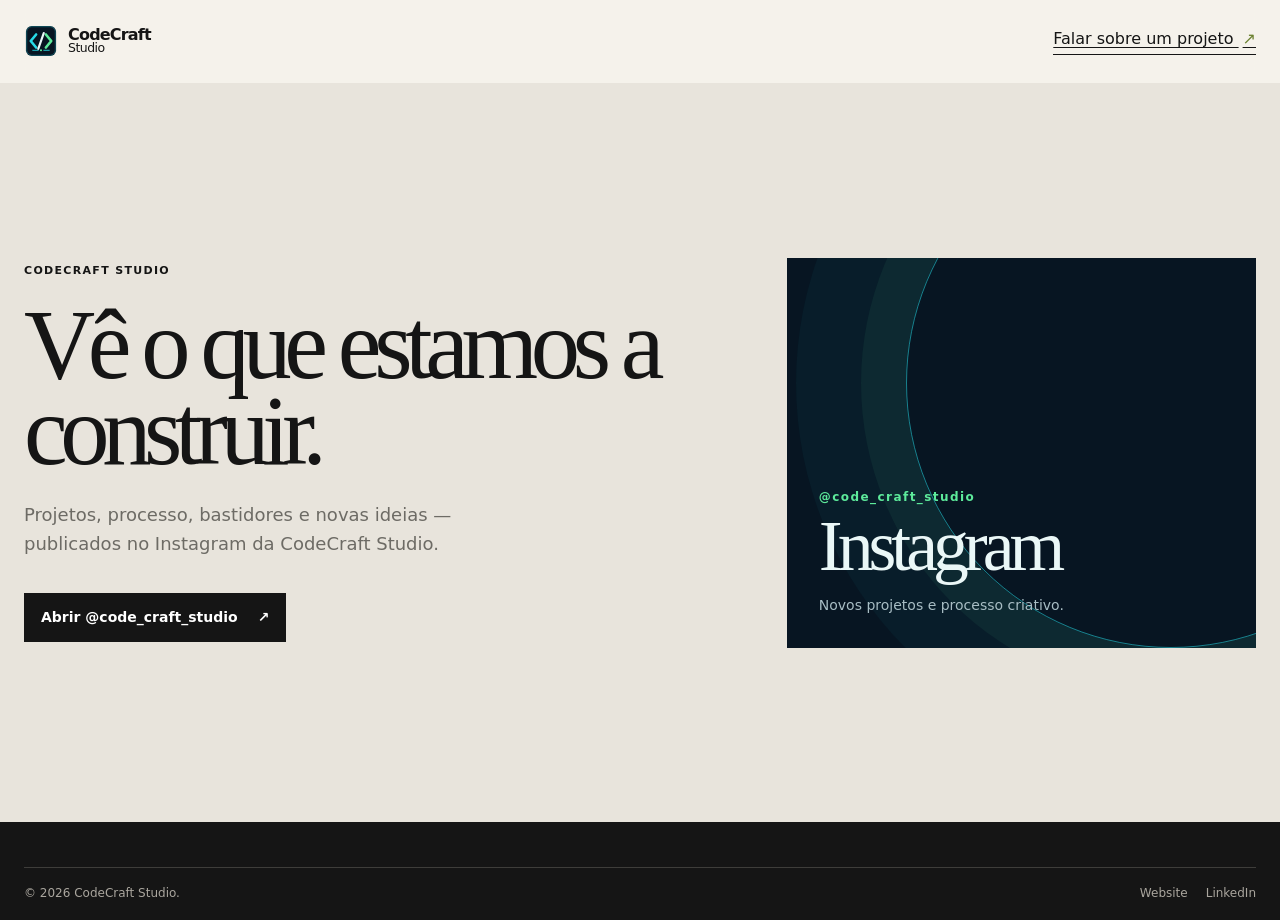
<file: instagram.html>
<!doctype html>
<html lang="pt-PT"><head><meta charset="utf-8"><meta name="viewport" content="width=device-width, initial-scale=1"><meta name="theme-color" content="#151515"><meta name="description" content="Visite o Instagram da CodeCraft Studio para acompanhar novos projetos, processo e bastidores."><meta name="robots" content="index,follow"><link rel="canonical" href="https://codecraftstudio.site/instagram.html"><link rel="icon" href="brand-kit/logo-mark.svg" type="image/svg+xml"><link rel="stylesheet" href="styles.css"><link rel="stylesheet" href="fixes.css"><link rel="stylesheet" href="brand-site-integration.css"><link rel="stylesheet" href="instagram-page.css"><title>Instagram — CodeCraft Studio</title></head>
<body><a class="skip-link" href="#conteudo">Saltar para o conteúdo</a><header class="site-header"><div class="shell nav-wrap"><a class="brand" href="index.html" aria-label="CodeCraft Studio — início"><span class="brand-mark">CC</span><span>CodeCraft<br><small>Studio</small></span></a><a class="nav-contact" href="index.html#contacto">Falar sobre um projeto <span>↗</span></a></div></header><main id="conteudo" class="instagram-page"><div class="shell instagram-page-grid"><div><p class="section-label">CodeCraft Studio</p><h1>Vê o que estamos a construir.</h1><p>Projetos, processo, bastidores e novas ideias — publicados no Instagram da CodeCraft Studio.</p><a class="button button-dark" href="https://www.instagram.com/code_craft_studio/" target="_blank" rel="noopener noreferrer">Abrir @code_craft_studio <span aria-hidden="true">↗</span></a></div><aside aria-label="Perfil de Instagram"><span class="instagram-page-orbit" aria-hidden="true"></span><p>@code_craft_studio</p><strong>Instagram</strong><small>Novos projetos e processo criativo.</small></aside></div></main><footer class="site-footer"><div class="shell footer-bottom"><p>© <span data-year></span> CodeCraft Studio.</p><div><a href="index.html">Website</a><a href="https://www.linkedin.com/in/gil-abreu-51b3b53b0" target="_blank" rel="noopener noreferrer">LinkedIn</a></div></div></footer><script src="main.js"></script></body></html>
</file>
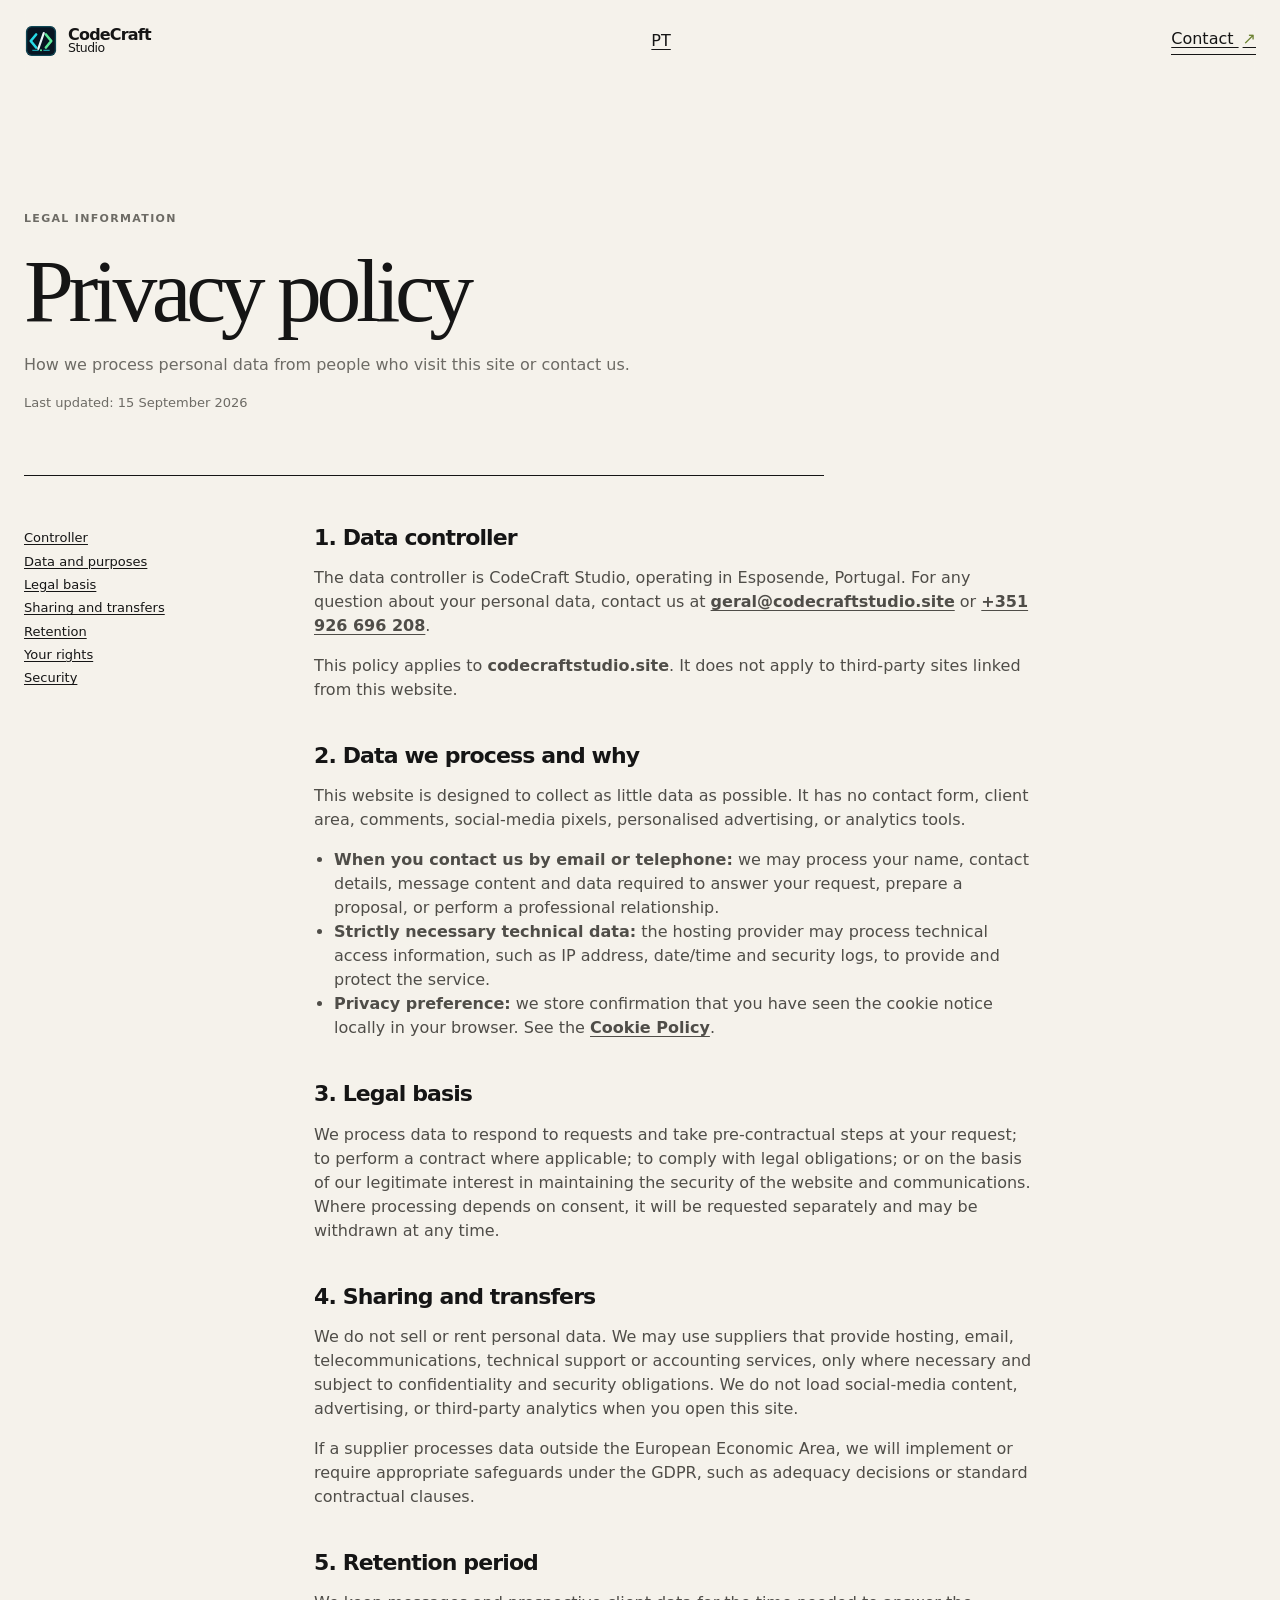
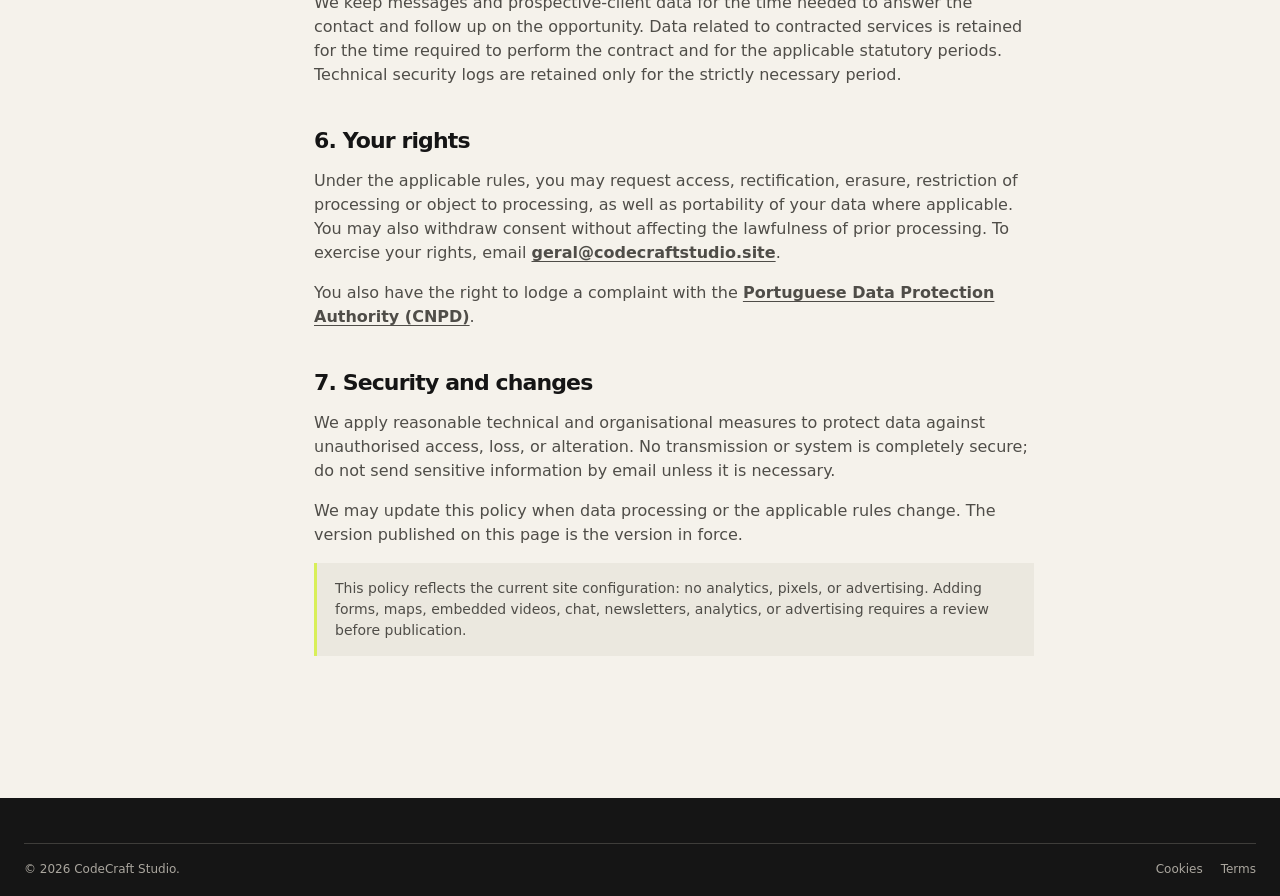
<file: privacy-en.html>
<!doctype html>
<html lang="en"><head><meta charset="utf-8"><meta name="viewport" content="width=device-width, initial-scale=1"><meta name="theme-color" content="#151515"><meta name="robots" content="index,follow"><link rel="canonical" href="https://codecraftstudio.site/privacy-en.html"><link rel="alternate" hreflang="pt-PT" href="https://codecraftstudio.site/privacy.html"><link rel="alternate" hreflang="en" href="https://codecraftstudio.site/privacy-en.html"><link rel="icon" href="brand-kit/logo-mark.svg" type="image/svg+xml"><link rel="stylesheet" href="styles.css"><link rel="stylesheet" href="fixes.css"><link rel="stylesheet" href="brand-site-integration.css"><title>Privacy Policy — CodeCraft Studio</title></head>
<body><a class="skip-link" href="#content">Skip to content</a><header class="site-header"><div class="shell nav-wrap"><a class="brand" href="en.html" aria-label="CodeCraft Studio — home"><span class="brand-mark">CC</span><span>CodeCraft<br><small>Studio</small></span></a><a href="privacy.html" lang="pt-PT" hreflang="pt-PT">PT</a><a class="nav-contact" href="en.html#contact">Contact <span>↗</span></a></div></header>
<main id="content" class="legal-main shell"><header class="legal-heading"><p class="section-label">Legal information</p><h1>Privacy policy</h1><p>How we process personal data from people who visit this site or contact us.</p><p class="legal-date">Last updated: 15 September 2026</p></header><div class="legal-layout"><nav aria-label="On this page"><a href="#controller">Controller</a><a href="#data">Data and purposes</a><a href="#legal-basis">Legal basis</a><a href="#sharing">Sharing and transfers</a><a href="#retention">Retention</a><a href="#rights">Your rights</a><a href="#security">Security</a></nav><article class="legal-content">
<section id="controller"><h2>1. Data controller</h2><p>The data controller is CodeCraft Studio, operating in Esposende, Portugal. For any question about your personal data, contact us at <a href="mailto:geral@codecraftstudio.site">geral@codecraftstudio.site</a> or <a href="tel:+351926696208">+351 926 696 208</a>.</p><p>This policy applies to <strong>codecraftstudio.site</strong>. It does not apply to third-party sites linked from this website.</p></section>
<section id="data"><h2>2. Data we process and why</h2><p>This website is designed to collect as little data as possible. It has no contact form, client area, comments, social-media pixels, personalised advertising, or analytics tools.</p><ul><li><strong>When you contact us by email or telephone:</strong> we may process your name, contact details, message content and data required to answer your request, prepare a proposal, or perform a professional relationship.</li><li><strong>Strictly necessary technical data:</strong> the hosting provider may process technical access information, such as IP address, date/time and security logs, to provide and protect the service.</li><li><strong>Privacy preference:</strong> we store confirmation that you have seen the cookie notice locally in your browser. See the <a href="cookies-en.html">Cookie Policy</a>.</li></ul></section>
<section id="legal-basis"><h2>3. Legal basis</h2><p>We process data to respond to requests and take pre-contractual steps at your request; to perform a contract where applicable; to comply with legal obligations; or on the basis of our legitimate interest in maintaining the security of the website and communications. Where processing depends on consent, it will be requested separately and may be withdrawn at any time.</p></section>
<section id="sharing"><h2>4. Sharing and transfers</h2><p>We do not sell or rent personal data. We may use suppliers that provide hosting, email, telecommunications, technical support or accounting services, only where necessary and subject to confidentiality and security obligations. We do not load social-media content, advertising, or third-party analytics when you open this site.</p><p>If a supplier processes data outside the European Economic Area, we will implement or require appropriate safeguards under the GDPR, such as adequacy decisions or standard contractual clauses.</p></section>
<section id="retention"><h2>5. Retention period</h2><p>We keep messages and prospective-client data for the time needed to answer the contact and follow up on the opportunity. Data related to contracted services is retained for the time required to perform the contract and for the applicable statutory periods. Technical security logs are retained only for the strictly necessary period.</p></section>
<section id="rights"><h2>6. Your rights</h2><p>Under the applicable rules, you may request access, rectification, erasure, restriction of processing or object to processing, as well as portability of your data where applicable. You may also withdraw consent without affecting the lawfulness of prior processing. To exercise your rights, email <a href="mailto:geral@codecraftstudio.site">geral@codecraftstudio.site</a>.</p><p>You also have the right to lodge a complaint with the <a href="https://www.cnpd.pt/" target="_blank" rel="noopener noreferrer">Portuguese Data Protection Authority (CNPD)</a>.</p></section>
<section id="security"><h2>7. Security and changes</h2><p>We apply reasonable technical and organisational measures to protect data against unauthorised access, loss, or alteration. No transmission or system is completely secure; do not send sensitive information by email unless it is necessary.</p><p>We may update this policy when data processing or the applicable rules change. The version published on this page is the version in force.</p></section>
<p class="legal-note">This policy reflects the current site configuration: no analytics, pixels, or advertising. Adding forms, maps, embedded videos, chat, newsletters, analytics, or advertising requires a review before publication.</p>
</article></div></main><footer class="site-footer"><div class="shell footer-bottom"><p>© <span data-year></span> CodeCraft Studio.</p><div><a href="cookies-en.html">Cookies</a><a href="terms-en.html">Terms</a></div></div></footer><script src="main.js"></script></body></html>
</file>
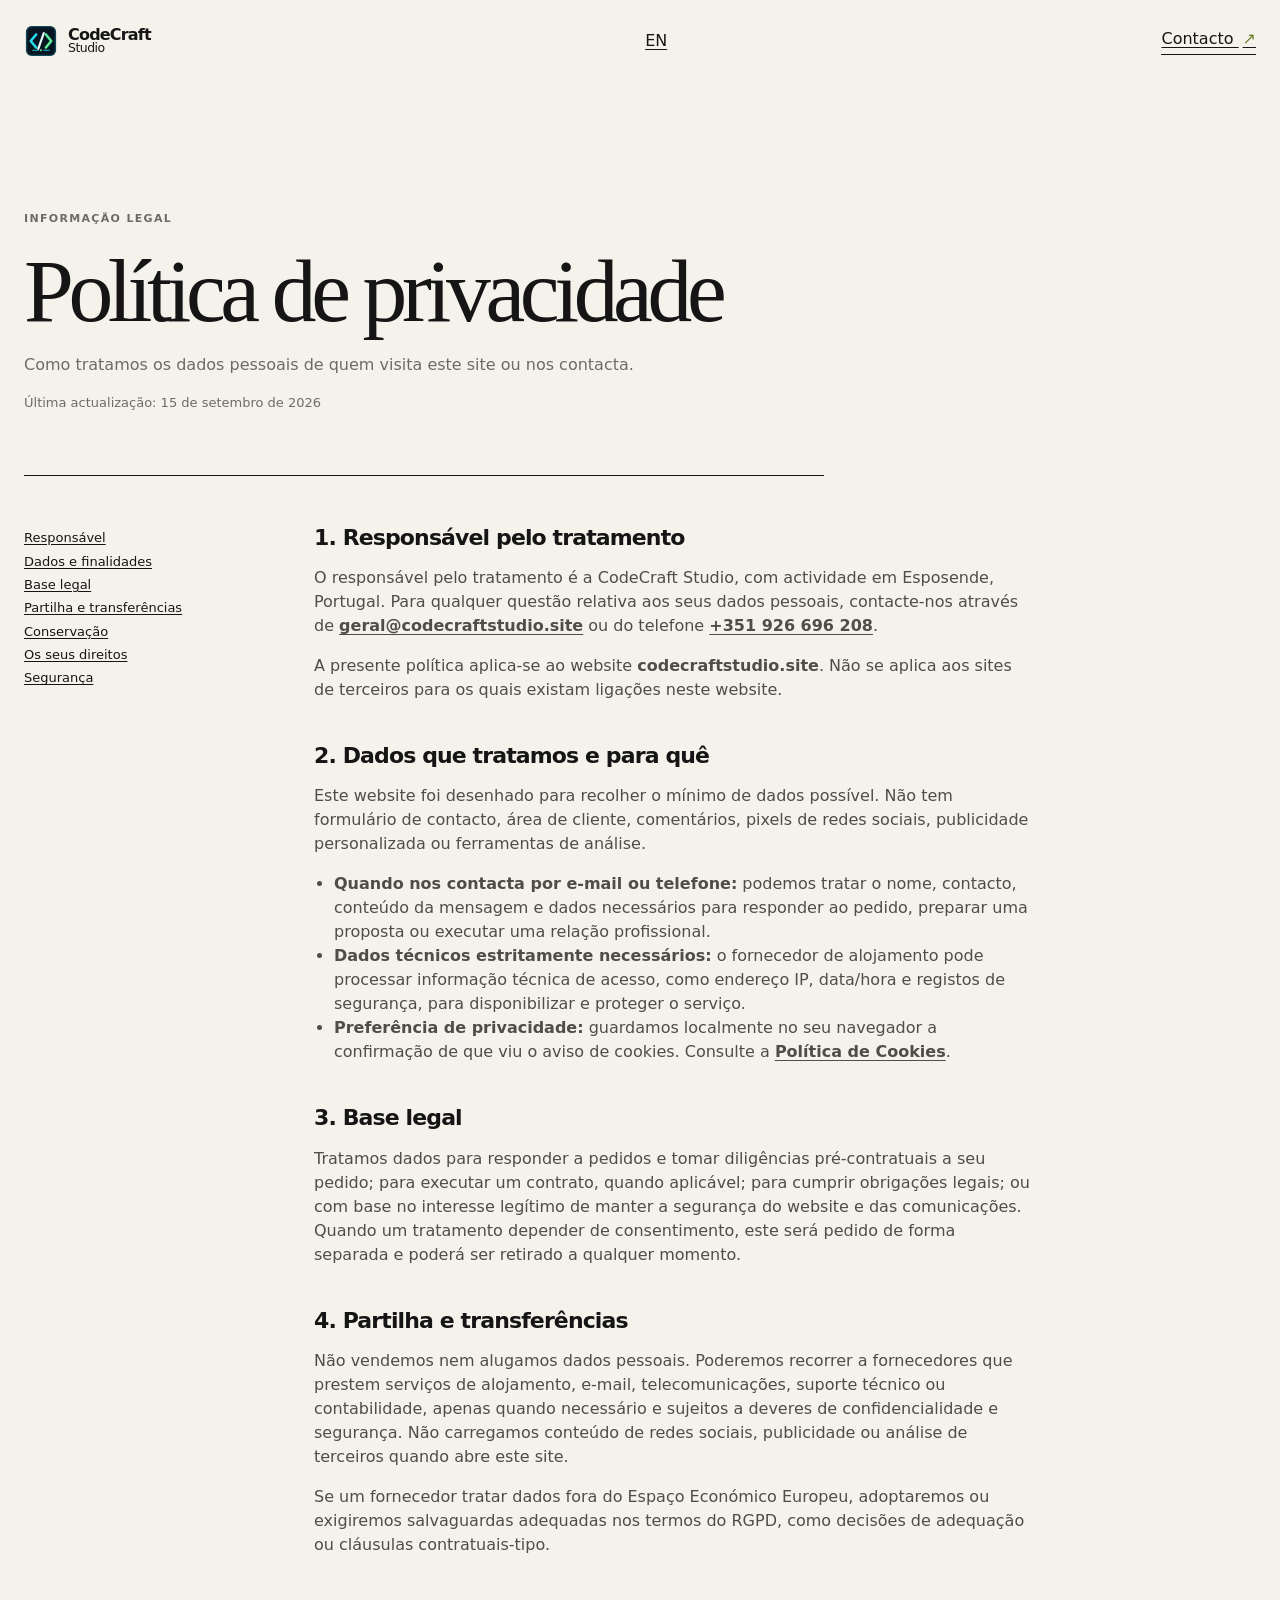
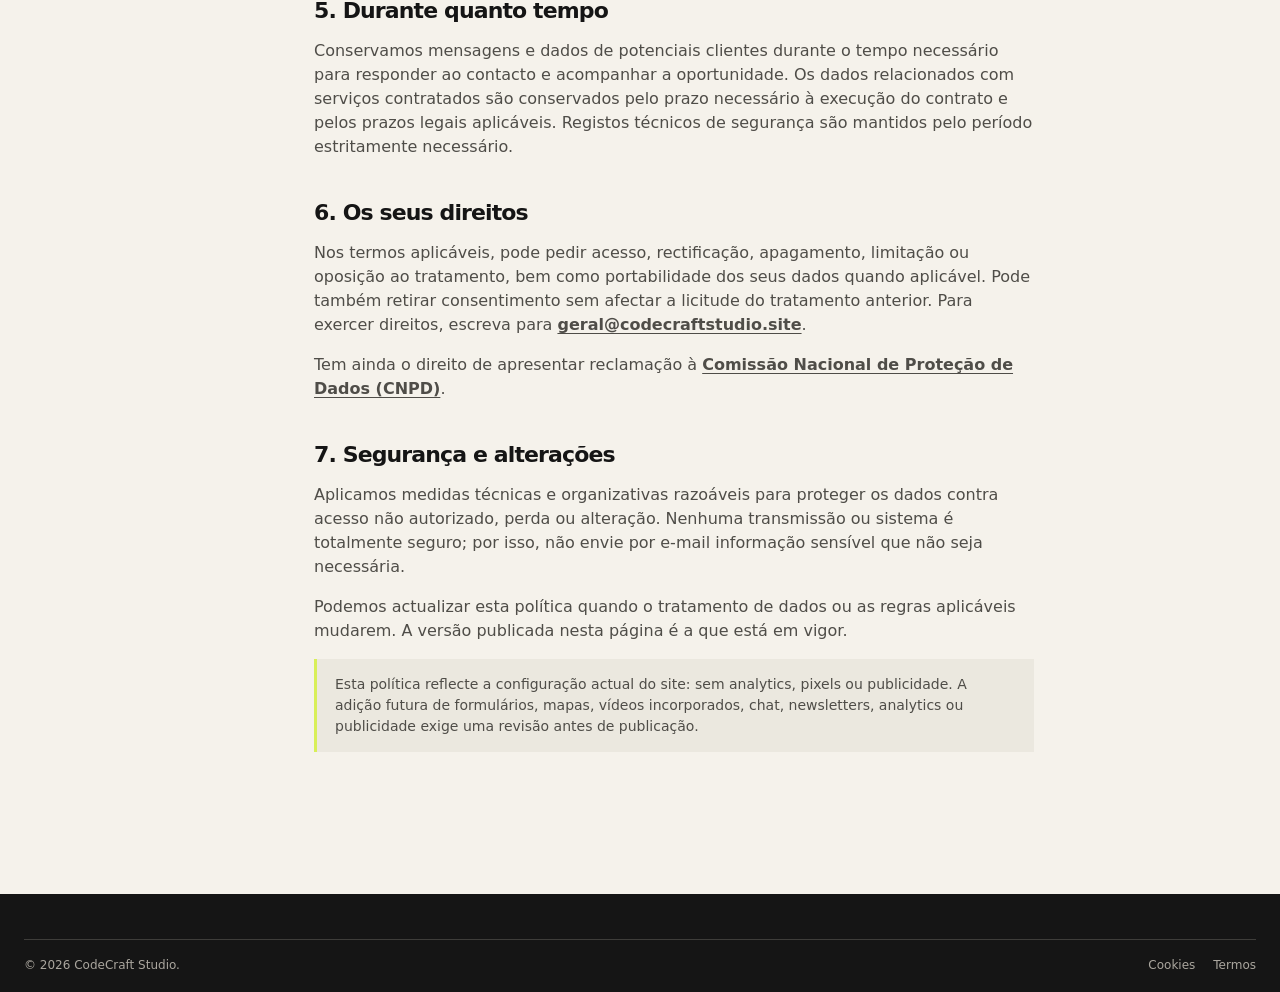
<file: privacy.html>
<!doctype html>
<html lang="pt-PT"><head><meta charset="utf-8"><meta name="viewport" content="width=device-width, initial-scale=1"><meta name="theme-color" content="#151515"><meta name="robots" content="index,follow"><link rel="canonical" href="https://codecraftstudio.site/privacy.html"><link rel="icon" href="brand-kit/logo-mark.svg" type="image/svg+xml"><link rel="stylesheet" href="styles.css"><link rel="stylesheet" href="fixes.css"><link rel="stylesheet" href="brand-site-integration.css"><title>Política de Privacidade — CodeCraft Studio</title></head>
<body><a class="skip-link" href="#conteudo">Saltar para o conteúdo</a><header class="site-header"><div class="shell nav-wrap"><a class="brand" href="index.html" aria-label="CodeCraft Studio — início"><span class="brand-mark">CC</span><span>CodeCraft<br><small>Studio</small></span></a><a href="privacy-en.html" lang="en" hreflang="en">EN</a><a class="nav-contact" href="index.html#contacto">Contacto <span>↗</span></a></div></header>
<main id="conteudo" class="legal-main shell"><header class="legal-heading"><p class="section-label">Informação legal</p><h1>Política de privacidade</h1><p>Como tratamos os dados pessoais de quem visita este site ou nos contacta.</p><p class="legal-date">Última actualização: 15 de setembro de 2026</p></header><div class="legal-layout"><nav aria-label="Nesta página"><a href="#responsavel">Responsável</a><a href="#dados">Dados e finalidades</a><a href="#base">Base legal</a><a href="#partilha">Partilha e transferências</a><a href="#conservacao">Conservação</a><a href="#direitos">Os seus direitos</a><a href="#seguranca">Segurança</a></nav><article class="legal-content">
<section id="responsavel"><h2>1. Responsável pelo tratamento</h2><p>O responsável pelo tratamento é a CodeCraft Studio, com actividade em Esposende, Portugal. Para qualquer questão relativa aos seus dados pessoais, contacte-nos através de <a href="mailto:geral@codecraftstudio.site">geral@codecraftstudio.site</a> ou do telefone <a href="tel:+351926696208">+351 926 696 208</a>.</p><p>A presente política aplica-se ao website <strong>codecraftstudio.site</strong>. Não se aplica aos sites de terceiros para os quais existam ligações neste website.</p></section>
<section id="dados"><h2>2. Dados que tratamos e para quê</h2><p>Este website foi desenhado para recolher o mínimo de dados possível. Não tem formulário de contacto, área de cliente, comentários, pixels de redes sociais, publicidade personalizada ou ferramentas de análise.</p><ul><li><strong>Quando nos contacta por e-mail ou telefone:</strong> podemos tratar o nome, contacto, conteúdo da mensagem e dados necessários para responder ao pedido, preparar uma proposta ou executar uma relação profissional.</li><li><strong>Dados técnicos estritamente necessários:</strong> o fornecedor de alojamento pode processar informação técnica de acesso, como endereço IP, data/hora e registos de segurança, para disponibilizar e proteger o serviço.</li><li><strong>Preferência de privacidade:</strong> guardamos localmente no seu navegador a confirmação de que viu o aviso de cookies. Consulte a <a href="cookies.html">Política de Cookies</a>.</li></ul></section>
<section id="base"><h2>3. Base legal</h2><p>Tratamos dados para responder a pedidos e tomar diligências pré-contratuais a seu pedido; para executar um contrato, quando aplicável; para cumprir obrigações legais; ou com base no interesse legítimo de manter a segurança do website e das comunicações. Quando um tratamento depender de consentimento, este será pedido de forma separada e poderá ser retirado a qualquer momento.</p></section>
<section id="partilha"><h2>4. Partilha e transferências</h2><p>Não vendemos nem alugamos dados pessoais. Poderemos recorrer a fornecedores que prestem serviços de alojamento, e-mail, telecomunicações, suporte técnico ou contabilidade, apenas quando necessário e sujeitos a deveres de confidencialidade e segurança. Não carregamos conteúdo de redes sociais, publicidade ou análise de terceiros quando abre este site.</p><p>Se um fornecedor tratar dados fora do Espaço Económico Europeu, adoptaremos ou exigiremos salvaguardas adequadas nos termos do RGPD, como decisões de adequação ou cláusulas contratuais-tipo.</p></section>
<section id="conservacao"><h2>5. Durante quanto tempo</h2><p>Conservamos mensagens e dados de potenciais clientes durante o tempo necessário para responder ao contacto e acompanhar a oportunidade. Os dados relacionados com serviços contratados são conservados pelo prazo necessário à execução do contrato e pelos prazos legais aplicáveis. Registos técnicos de segurança são mantidos pelo período estritamente necessário.</p></section>
<section id="direitos"><h2>6. Os seus direitos</h2><p>Nos termos aplicáveis, pode pedir acesso, rectificação, apagamento, limitação ou oposição ao tratamento, bem como portabilidade dos seus dados quando aplicável. Pode também retirar consentimento sem afectar a licitude do tratamento anterior. Para exercer direitos, escreva para <a href="mailto:geral@codecraftstudio.site">geral@codecraftstudio.site</a>.</p><p>Tem ainda o direito de apresentar reclamação à <a href="https://www.cnpd.pt/" target="_blank" rel="noopener noreferrer">Comissão Nacional de Proteção de Dados (CNPD)</a>.</p></section>
<section id="seguranca"><h2>7. Segurança e alterações</h2><p>Aplicamos medidas técnicas e organizativas razoáveis para proteger os dados contra acesso não autorizado, perda ou alteração. Nenhuma transmissão ou sistema é totalmente seguro; por isso, não envie por e-mail informação sensível que não seja necessária.</p><p>Podemos actualizar esta política quando o tratamento de dados ou as regras aplicáveis mudarem. A versão publicada nesta página é a que está em vigor.</p></section>
<p class="legal-note">Esta política reflecte a configuração actual do site: sem analytics, pixels ou publicidade. A adição futura de formulários, mapas, vídeos incorporados, chat, newsletters, analytics ou publicidade exige uma revisão antes de publicação.</p>
</article></div></main><footer class="site-footer"><div class="shell footer-bottom"><p>© <span data-year></span> CodeCraft Studio.</p><div><a href="cookies.html">Cookies</a><a href="terms.html">Termos</a></div></div></footer><script src="main.js"></script></body></html>
</file>
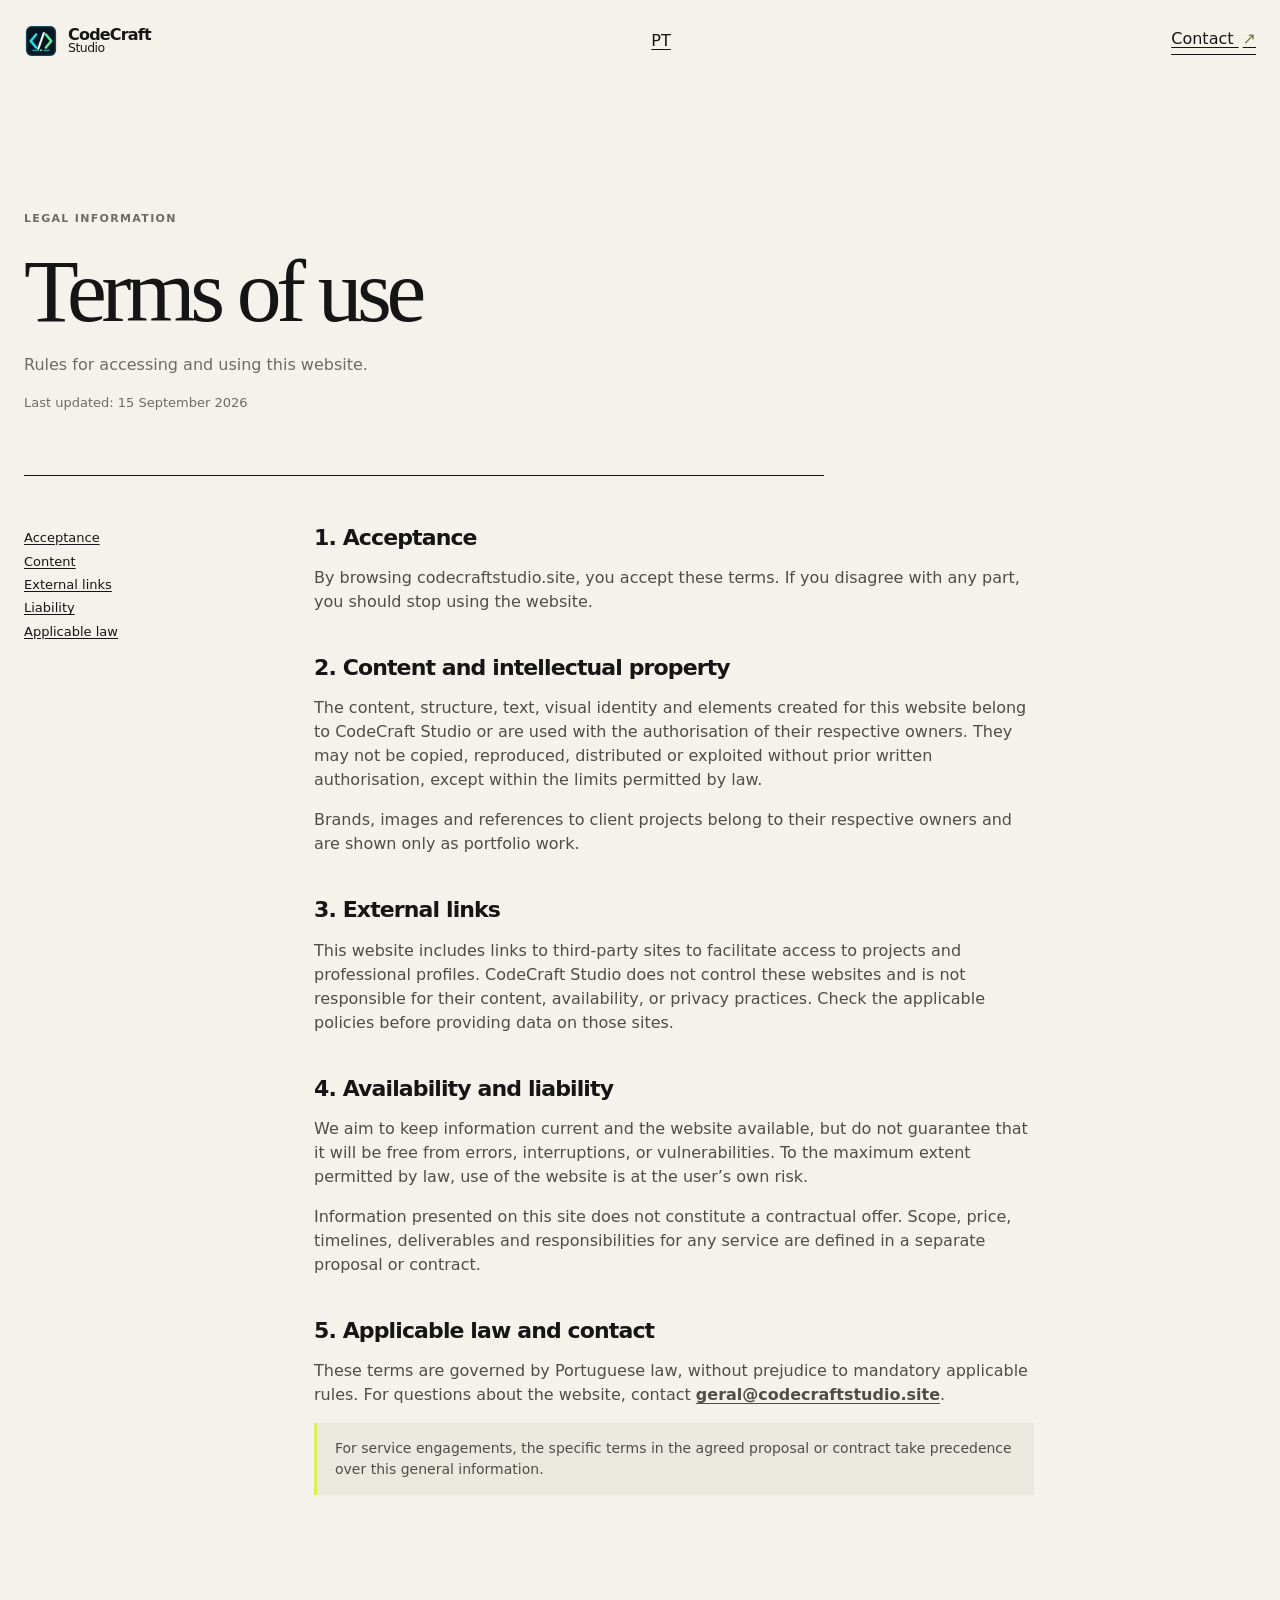
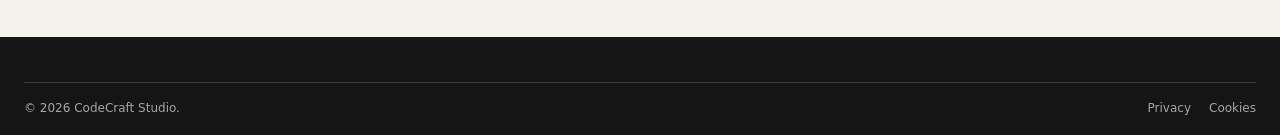
<file: terms-en.html>
<!doctype html>
<html lang="en"><head><meta charset="utf-8"><meta name="viewport" content="width=device-width, initial-scale=1"><meta name="theme-color" content="#151515"><link rel="canonical" href="https://codecraftstudio.site/terms-en.html"><link rel="alternate" hreflang="pt-PT" href="https://codecraftstudio.site/terms.html"><link rel="alternate" hreflang="en" href="https://codecraftstudio.site/terms-en.html"><link rel="icon" href="brand-kit/logo-mark.svg" type="image/svg+xml"><link rel="stylesheet" href="styles.css"><link rel="stylesheet" href="fixes.css"><link rel="stylesheet" href="brand-site-integration.css"><title>Terms of Use — CodeCraft Studio</title></head>
<body><a class="skip-link" href="#content">Skip to content</a><header class="site-header"><div class="shell nav-wrap"><a class="brand" href="en.html" aria-label="CodeCraft Studio — home"><span class="brand-mark">CC</span><span>CodeCraft<br><small>Studio</small></span></a><a href="terms.html" lang="pt-PT" hreflang="pt-PT">PT</a><a class="nav-contact" href="en.html#contact">Contact <span>↗</span></a></div></header>
<main id="content" class="legal-main shell"><header class="legal-heading"><p class="section-label">Legal information</p><h1>Terms of use</h1><p>Rules for accessing and using this website.</p><p class="legal-date">Last updated: 15 September 2026</p></header><div class="legal-layout"><nav aria-label="On this page"><a href="#acceptance">Acceptance</a><a href="#site-content">Content</a><a href="#third-parties">External links</a><a href="#liability">Liability</a><a href="#law">Applicable law</a></nav><article class="legal-content">
<section id="acceptance"><h2>1. Acceptance</h2><p>By browsing codecraftstudio.site, you accept these terms. If you disagree with any part, you should stop using the website.</p></section>
<section id="site-content"><h2>2. Content and intellectual property</h2><p>The content, structure, text, visual identity and elements created for this website belong to CodeCraft Studio or are used with the authorisation of their respective owners. They may not be copied, reproduced, distributed or exploited without prior written authorisation, except within the limits permitted by law.</p><p>Brands, images and references to client projects belong to their respective owners and are shown only as portfolio work.</p></section>
<section id="third-parties"><h2>3. External links</h2><p>This website includes links to third-party sites to facilitate access to projects and professional profiles. CodeCraft Studio does not control these websites and is not responsible for their content, availability, or privacy practices. Check the applicable policies before providing data on those sites.</p></section>
<section id="liability"><h2>4. Availability and liability</h2><p>We aim to keep information current and the website available, but do not guarantee that it will be free from errors, interruptions, or vulnerabilities. To the maximum extent permitted by law, use of the website is at the user’s own risk.</p><p>Information presented on this site does not constitute a contractual offer. Scope, price, timelines, deliverables and responsibilities for any service are defined in a separate proposal or contract.</p></section>
<section id="law"><h2>5. Applicable law and contact</h2><p>These terms are governed by Portuguese law, without prejudice to mandatory applicable rules. For questions about the website, contact <a href="mailto:geral@codecraftstudio.site">geral@codecraftstudio.site</a>.</p></section>
<p class="legal-note">For service engagements, the specific terms in the agreed proposal or contract take precedence over this general information.</p>
</article></div></main><footer class="site-footer"><div class="shell footer-bottom"><p>© <span data-year></span> CodeCraft Studio.</p><div><a href="privacy-en.html">Privacy</a><a href="cookies-en.html">Cookies</a></div></div></footer><script src="main.js"></script></body></html>
</file>
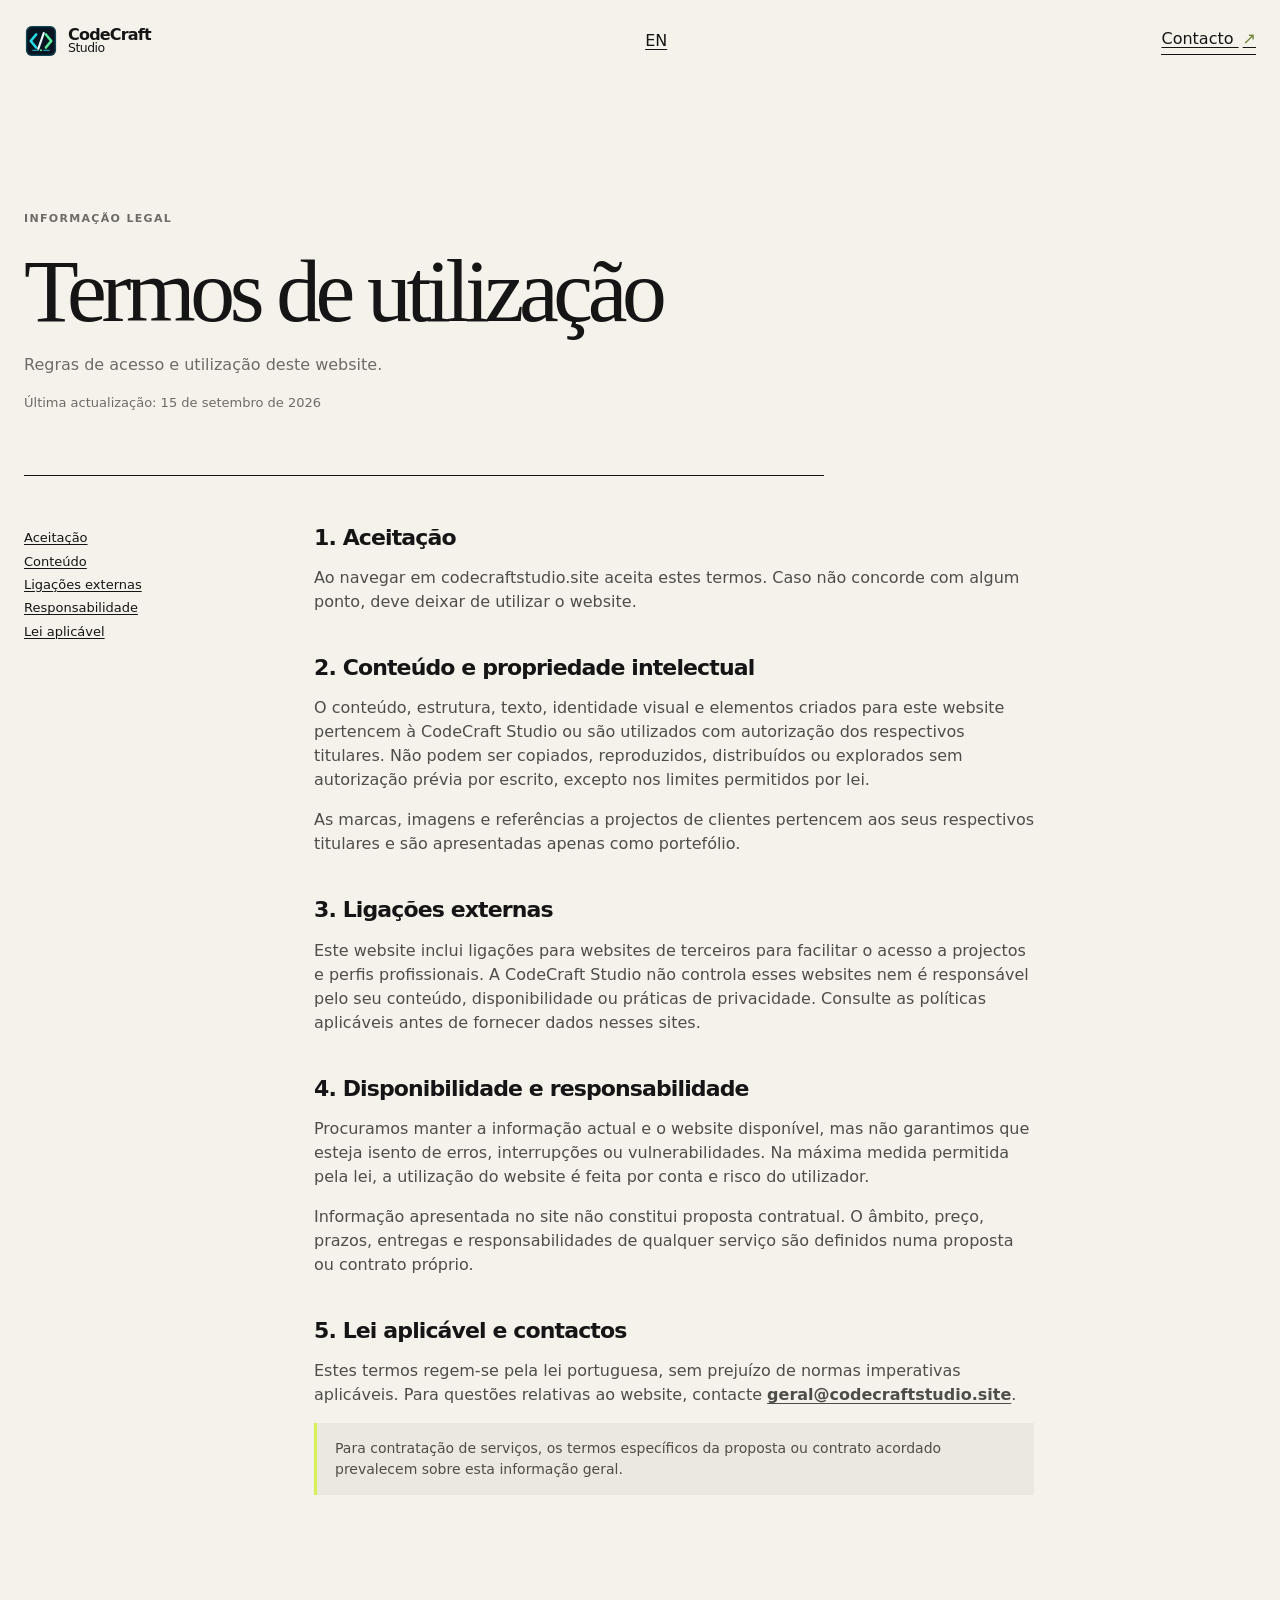
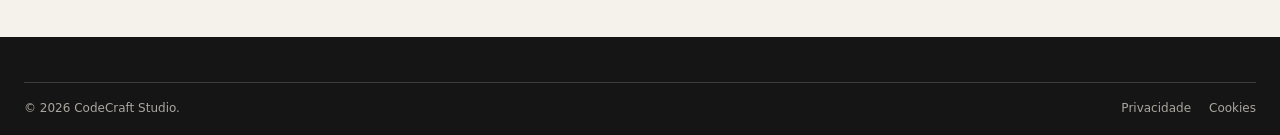
<file: terms.html>
<!doctype html>
<html lang="pt-PT"><head><meta charset="utf-8"><meta name="viewport" content="width=device-width, initial-scale=1"><meta name="theme-color" content="#151515"><link rel="canonical" href="https://codecraftstudio.site/terms.html"><link rel="icon" href="brand-kit/logo-mark.svg" type="image/svg+xml"><link rel="stylesheet" href="styles.css"><link rel="stylesheet" href="fixes.css"><link rel="stylesheet" href="brand-site-integration.css"><title>Termos de Utilização — CodeCraft Studio</title></head>
<body><a class="skip-link" href="#conteudo">Saltar para o conteúdo</a><header class="site-header"><div class="shell nav-wrap"><a class="brand" href="index.html" aria-label="CodeCraft Studio — início"><span class="brand-mark">CC</span><span>CodeCraft<br><small>Studio</small></span></a><a href="terms-en.html" lang="en" hreflang="en">EN</a><a class="nav-contact" href="index.html#contacto">Contacto <span>↗</span></a></div></header>
<main id="conteudo" class="legal-main shell"><header class="legal-heading"><p class="section-label">Informação legal</p><h1>Termos de utilização</h1><p>Regras de acesso e utilização deste website.</p><p class="legal-date">Última actualização: 15 de setembro de 2026</p></header><div class="legal-layout"><nav aria-label="Nesta página"><a href="#aceitacao">Aceitação</a><a href="#conteudo-site">Conteúdo</a><a href="#terceiros">Ligações externas</a><a href="#responsabilidade">Responsabilidade</a><a href="#lei">Lei aplicável</a></nav><article class="legal-content">
<section id="aceitacao"><h2>1. Aceitação</h2><p>Ao navegar em codecraftstudio.site aceita estes termos. Caso não concorde com algum ponto, deve deixar de utilizar o website.</p></section>
<section id="conteudo-site"><h2>2. Conteúdo e propriedade intelectual</h2><p>O conteúdo, estrutura, texto, identidade visual e elementos criados para este website pertencem à CodeCraft Studio ou são utilizados com autorização dos respectivos titulares. Não podem ser copiados, reproduzidos, distribuídos ou explorados sem autorização prévia por escrito, excepto nos limites permitidos por lei.</p><p>As marcas, imagens e referências a projectos de clientes pertencem aos seus respectivos titulares e são apresentadas apenas como portefólio.</p></section>
<section id="terceiros"><h2>3. Ligações externas</h2><p>Este website inclui ligações para websites de terceiros para facilitar o acesso a projectos e perfis profissionais. A CodeCraft Studio não controla esses websites nem é responsável pelo seu conteúdo, disponibilidade ou práticas de privacidade. Consulte as políticas aplicáveis antes de fornecer dados nesses sites.</p></section>
<section id="responsabilidade"><h2>4. Disponibilidade e responsabilidade</h2><p>Procuramos manter a informação actual e o website disponível, mas não garantimos que esteja isento de erros, interrupções ou vulnerabilidades. Na máxima medida permitida pela lei, a utilização do website é feita por conta e risco do utilizador.</p><p>Informação apresentada no site não constitui proposta contratual. O âmbito, preço, prazos, entregas e responsabilidades de qualquer serviço são definidos numa proposta ou contrato próprio.</p></section>
<section id="lei"><h2>5. Lei aplicável e contactos</h2><p>Estes termos regem-se pela lei portuguesa, sem prejuízo de normas imperativas aplicáveis. Para questões relativas ao website, contacte <a href="mailto:geral@codecraftstudio.site">geral@codecraftstudio.site</a>.</p></section>
<p class="legal-note">Para contratação de serviços, os termos específicos da proposta ou contrato acordado prevalecem sobre esta informação geral.</p>
</article></div></main><footer class="site-footer"><div class="shell footer-bottom"><p>© <span data-year></span> CodeCraft Studio.</p><div><a href="privacy.html">Privacidade</a><a href="cookies.html">Cookies</a></div></div></footer><script src="main.js"></script></body></html>
</file>
<file: styles.css>
:root{--ink:#151515;--paper:#f5f2eb;--white:#fff;--muted:#6d6b65;--line:#d4d0c7;--lime:#d8ef58;--serif:Georgia,'Times New Roman',serif;--sans:Inter,ui-sans-serif,system-ui,-apple-system,BlinkMacSystemFont,'Segoe UI',sans-serif}*{box-sizing:border-box}html{scroll-behavior:smooth}body{margin:0;background:var(--paper);color:var(--ink);font-family:var(--sans);font-size:16px;line-height:1.5}a{color:inherit;text-underline-offset:.18em}button{font:inherit}.shell{width:min(100% - 48px,1240px);margin-inline:auto}.skip-link{position:fixed;top:8px;left:8px;z-index:99;transform:translateY(-160%);background:var(--lime);color:var(--ink);padding:10px 14px}.skip-link:focus{transform:none}.site-header{position:sticky;top:0;z-index:10;background:color-mix(in srgb,var(--paper) 92%,transparent);border-bottom:1px solid transparent;backdrop-filter:blur(12px)}.site-header.is-scrolled{border-color:var(--line)}.nav-wrap{min-height:82px;display:flex;align-items:center;justify-content:space-between}.brand{display:inline-flex;align-items:center;gap:10px;text-decoration:none;font-weight:800;line-height:.78;letter-spacing:-.05em}.brand small{font-size:.78em;font-weight:500;letter-spacing:-.04em}.brand-mark{width:34px;height:34px;display:grid;place-items:center;background:var(--ink);color:var(--lime);font-size:10px;letter-spacing:-.13em}.main-nav{display:flex;align-items:center;gap:30px;font-size:14px;font-weight:600}.main-nav a{text-decoration:none}.main-nav>a:not(.nav-contact):hover{color:var(--muted)}.nav-contact{border-bottom:1px solid var(--ink);padding-bottom:3px}.nav-contact span{color:#6d8232;margin-left:4px}.menu-button{display:none;border:0;background:none;font-weight:700}.menu-button span{display:inline-block;width:14px;border-top:1px solid;margin-left:5px;vertical-align:middle}.hero{padding:clamp(86px,12vw,174px) 0 0}.eyebrow,.section-label{margin:0;text-transform:uppercase;letter-spacing:.12em;font-size:11px;font-weight:800}.hero-grid{display:grid;grid-template-columns:minmax(0,1.65fr) minmax(280px,.65fr);align-items:end;gap:70px;margin:32px 0 84px}.hero h1{margin:0;font-family:var(--serif);font-size:clamp(50px,7.3vw,108px);line-height:.91;font-weight:400;letter-spacing:-.07em}.hero h1 em{color:#66803d;font-style:italic}.hero-aside{padding-bottom:5px}.hero-aside p,.section-head>p:last-child,.lead,.contact-content>p{margin:0;color:var(--muted);font-size:17px;line-height:1.55}.button{display:inline-flex;align-items:center;justify-content:center;gap:20px;border:1px solid var(--ink);padding:13px 16px;text-decoration:none;cursor:pointer;font-size:14px;font-weight:750;transition:background .18s,color .18s}.button-dark{margin-top:28px;background:var(--ink);color:var(--white)}.button-dark:hover{background:var(--lime);color:var(--ink)}.button-plain{background:transparent;color:var(--ink)}.button-plain:hover{background:var(--ink);color:var(--white)}.hero-rule{display:grid;grid-template-columns:1fr 1fr 1fr;padding:12px 0;border-top:1px solid var(--ink);font-size:12px}.hero-rule span:nth-child(2){text-align:center}.hero-rule span:last-child{text-align:right}.statement{margin-top:104px;padding:clamp(60px,10vw,145px) 0;background:var(--ink);color:var(--white)}.statement-grid{display:grid;grid-template-columns:.65fr 1.35fr;gap:30px}.statement .section-label{color:var(--lime)}h2{margin:0;font-family:var(--serif);font-size:clamp(38px,5vw,72px);font-weight:400;letter-spacing:-.06em;line-height:.98}.statement h2{max-width:790px}.lead{max-width:570px;margin-top:34px;color:#d1cec7}.section{padding:clamp(76px,11vw,150px) 0}.section-head{display:grid;grid-template-columns:.7fr 1fr;gap:30px;align-items:start;margin-bottom:62px}.section-head>p:last-child{max-width:535px}.service-list{border-top:1px solid var(--ink)}.service-list article{display:grid;grid-template-columns:100px 1fr 40px;gap:20px;padding:27px 0;border-bottom:1px solid var(--ink);align-items:start}.service-list article>span:first-child,.method li>span{font-size:12px;font-weight:700;color:var(--muted)}.service-list h3,.project h3,.method h3{margin:0;font-size:clamp(21px,2.1vw,30px);letter-spacing:-.04em;line-height:1.05}.service-list p,.method p{margin:10px 0 0;max-width:590px;color:var(--muted)}.service-arrow{text-align:right;font-size:20px}.work{background:#e8e4dc}.work-head{margin-bottom:48px}.work-grid{display:grid;grid-template-columns:repeat(2,1fr);gap:46px 24px}.project{display:block;text-decoration:none}.project-featured{grid-column:span 2}.project figure{margin:0;overflow:hidden;background:#d7d2c8;aspect-ratio:1.32}.project-featured figure{aspect-ratio:1.9}.project img{width:100%;height:100%;object-fit:cover;object-position:top;filter:saturate(.72);transition:transform .45s ease,filter .45s ease}.project:hover img{transform:scale(1.025);filter:saturate(1)}.project div{padding-top:13px}.project span{display:block;color:var(--muted);text-transform:uppercase;letter-spacing:.1em;font-size:10px;font-weight:750;margin-bottom:6px}.project p{margin:9px 0 0;color:var(--muted)}.method{display:grid;grid-template-columns:.9fr 1.1fr;gap:90px}.method-title h2{font-size:clamp(42px,4.5vw,62px);margin-top:25px}.method ol{margin:0;padding:0;list-style:none;border-top:1px solid var(--ink)}.method li{display:grid;grid-template-columns:64px 1fr;gap:20px;padding:27px 0;border-bottom:1px solid var(--ink)}.contact{background:var(--lime);padding:clamp(75px,11vw,145px) 0}.contact-grid{display:grid;grid-template-columns:1.25fr .75fr;gap:60px}.contact h2{max-width:650px;margin-top:25px}.contact-content{align-self:end}.contact-mail{display:flex;justify-content:space-between;gap:10px;margin-top:34px;padding:12px 0;border-top:1px solid var(--ink);border-bottom:1px solid var(--ink);font-size:clamp(20px,2vw,29px);font-weight:760;letter-spacing:-.04em;text-decoration:none}.contact-phone{display:inline-block;margin-top:15px;font-weight:650}.site-footer{background:var(--ink);color:var(--white);padding:45px 0 18px}.footer-top{display:grid;grid-template-columns:1fr 1fr 1fr;gap:30px;padding-bottom:65px}.brand-footer .brand-mark{background:var(--lime);color:var(--ink)}.footer-top p{margin:0 0 5px;color:#aaa69e;font-size:13px}.footer-links{display:flex;flex-direction:column;gap:5px;align-items:flex-start;font-size:13px}.footer-links a,.footer-links button{color:#aaa69e;background:none;border:0;padding:0;text-align:left;cursor:pointer}.footer-links a:hover,.footer-links button:hover{color:var(--white)}.footer-bottom{display:flex;justify-content:space-between;border-top:1px solid #3e3d3a;padding-top:16px;color:#aaa69e;font-size:12px}.footer-bottom p{margin:0}.footer-bottom div{display:flex;gap:18px}.footer-bottom a{text-decoration:none}.cookie-banner{position:fixed;z-index:20;right:20px;bottom:20px;max-width:510px;padding:20px;background:var(--white);border:1px solid var(--ink);box-shadow:8px 8px 0 var(--ink);display:flex;align-items:end;gap:20px}.cookie-banner strong{font-size:15px}.cookie-banner p{margin:5px 0 0;color:var(--muted);font-size:13px}.cookie-actions{display:flex;gap:8px;flex-shrink:0}.cookie-actions .button{margin:0;padding:10px 11px;font-size:12px}.consent-dialog{width:min(100% - 32px,560px);border:1px solid var(--ink);padding:34px;background:var(--paper);box-shadow:12px 12px 0 var(--ink)}.consent-dialog::backdrop{background:rgba(21,21,21,.7)}.consent-dialog h2{font-size:38px;margin:18px 0}.consent-dialog p{color:var(--muted)}.dialog-close{float:right;border:0;background:none;font-size:30px;cursor:pointer}.cookie-row{display:flex;justify-content:space-between;align-items:center;margin:28px 0;padding:14px 0;border-block:1px solid var(--line)}.cookie-row small{display:block;color:var(--muted);font-size:12px}.always-on{font-size:12px;font-weight:750}.dialog-actions{display:flex;justify-content:flex-end;gap:8px}.dialog-actions .button{margin:0}.legal-main{padding:clamp(80px,10vw,140px) 0}.legal-heading{max-width:800px;border-bottom:1px solid var(--ink);padding-bottom:50px;margin-bottom:50px}.legal-heading h1{font-family:var(--serif);font-size:clamp(48px,7vw,90px);font-weight:400;letter-spacing:-.06em;line-height:.95;margin:20px 0}.legal-heading p{color:var(--muted);max-width:620px}.legal-layout{display:grid;grid-template-columns:220px minmax(0,720px);gap:70px}.legal-layout nav{font-size:13px;line-height:1.8}.legal-layout nav a{display:block}.legal-content h2{font-family:var(--sans);font-size:22px;font-weight:800;letter-spacing:-.04em;line-height:1.1;margin:0 0 12px}.legal-content section+section{margin-top:42px}.legal-content p,.legal-content li{color:#4f4d48}.legal-content ul{padding-left:20px}.legal-content a{font-weight:650}.legal-note{border-left:3px solid var(--lime);padding:15px 18px;background:#ebe8df;color:#4f4d48;font-size:14px}.legal-date{font-size:13px;color:var(--muted)}@media (max-width:720px){.shell{width:min(100% - 32px,1240px)}.nav-wrap{min-height:68px}.menu-button{display:block;position:relative;z-index:3}.main-nav{display:none;position:absolute;top:68px;left:0;right:0;background:var(--paper);border-bottom:1px solid var(--ink);padding:20px 16px 24px;align-items:flex-start;flex-direction:column;gap:18px}.main-nav.is-open{display:flex}.hero{padding-top:74px}.hero-grid,.statement-grid,.section-head,.method,.contact-grid{grid-template-columns:1fr;gap:28px}.hero-grid{margin-bottom:58px}.hero h1{font-size:clamp(48px,14vw,74px)}.hero-rule span:nth-child(2){text-align:right}.hero-rule span:last-child{display:none}.statement{margin-top:72px}.section-head{margin-bottom:40px}.service-list article{grid-template-columns:42px 1fr 20px;gap:12px}.service-list p{font-size:15px}.work-grid{grid-template-columns:1fr;gap:35px}.project-featured{grid-column:auto}.project-featured figure,.project figure{aspect-ratio:1.28}.method{gap:45px}.contact-content{align-self:auto}.footer-top{grid-template-columns:1fr 1fr;padding-bottom:42px}.footer-top .footer-links{grid-column:span 2}.footer-bottom{display:block}.footer-bottom div{margin-top:10px}.cookie-banner{right:12px;bottom:12px;left:12px;max-width:none;display:block}.cookie-actions{margin-top:15px}.cookie-actions .button{flex:1}.legal-layout{grid-template-columns:1fr;gap:26px}.legal-layout nav{display:flex;gap:12px;flex-wrap:wrap}.legal-layout nav a{border:1px solid var(--line);padding:4px 8px}.legal-heading{padding-bottom:34px;margin-bottom:34px}}@media (prefers-reduced-motion:reduce){html{scroll-behavior:auto}.project img{transition:none}}
</file>
<file: fixes.css>
.cookie-banner[hidden]{display:none!important}
</file>
<file: motion.css>
/* Motion layer: all effects are progressive enhancement and remain optional. */
.progress-line{position:fixed;inset:0 auto auto 0;z-index:50;width:100%;height:3px;transform:scaleX(0);transform-origin:left;background:var(--lime);mix-blend-mode:multiply;pointer-events:none}.has-motion [data-reveal]{opacity:0;transform:translate3d(0,28px,0);transition:opacity .7s cubic-bezier(.22,1,.36,1),transform .7s cubic-bezier(.22,1,.36,1);transition-delay:calc(var(--reveal-delay,0) * 85ms)}.has-motion [data-reveal="hero-title"]{transform:translate3d(0,38px,0);transition-duration:.9s}.has-motion [data-reveal="rule"]{transform:scaleX(.88);transform-origin:left}.has-motion [data-reveal].is-visible{opacity:1;transform:translate3d(0,0,0)}.has-motion [data-reveal="rule"].is-visible{transform:scaleX(1)}.button{position:relative;overflow:hidden;isolation:isolate;transition:transform .22s cubic-bezier(.22,1,.36,1),background .22s,color .22s}.button::before{content:"";position:absolute;z-index:-1;inset:auto -10% -130%;width:120%;aspect-ratio:1;border-radius:50%;background:var(--lime);transition:transform .38s cubic-bezier(.22,1,.36,1);transform:translateY(0) scale(.4)}.button:hover{transform:translateY(-3px)}.button:hover::before{transform:translateY(-57%) scale(1)}.button-dark:hover{background:var(--ink);color:var(--ink)}.button-dark:hover span{transform:translateX(4px)}.button span{transition:transform .2s ease}.service-list article{position:relative;transition:padding .3s cubic-bezier(.22,1,.36,1),color .25s ease}.service-list article::before{content:"";position:absolute;inset:0 0 0 -100vw;background:var(--lime);z-index:-1;transform:scaleX(0);transform-origin:left;transition:transform .42s cubic-bezier(.22,1,.36,1)}.service-list article:hover{padding-inline:18px}.service-list article:hover::before{transform:scaleX(1)}.service-list article:hover .service-arrow{transform:translate(4px,-4px)}.service-arrow{transition:transform .25s ease}.project figure{position:relative}.project figure::after{content:"";position:absolute;inset:0;pointer-events:none;background:radial-gradient(300px circle at var(--spot-x,50%) var(--spot-y,50%),rgba(216,239,88,.2),transparent 45%);opacity:0;transition:opacity .3s ease}.project:hover figure::after{opacity:1}.project:hover h3{text-decoration:underline;text-decoration-color:#7d9643;text-underline-offset:5px}.main-nav a{position:relative}.main-nav>a:not(.nav-contact)::after{content:"";position:absolute;left:0;right:0;bottom:-6px;height:1px;background:var(--ink);transform:scaleX(0);transform-origin:right;transition:transform .25s ease}.main-nav>a:not(.nav-contact):hover::after{transform:scaleX(1);transform-origin:left}.site-header{transition:border-color .25s ease,background .25s ease}.hero h1 em{display:inline-block;animation:accent-breathe 4.6s ease-in-out infinite}@keyframes accent-breathe{50%{transform:translateY(-3px);color:#8da755}}.contact-mail{transition:padding .25s ease,letter-spacing .25s ease}.contact-mail:hover{padding-inline:10px;letter-spacing:-.02em}.contact-mail span{transition:transform .25s ease}.contact-mail:hover span{transform:translate(4px,-4px)}.footer-links a,.footer-links button{transition:color .2s ease,transform .2s ease}.footer-links a:hover,.footer-links button:hover{transform:translateX(4px)}@media (max-width:720px){.service-list article:hover{padding-inline:8px}.progress-line{height:2px}}@media (prefers-reduced-motion:reduce){.progress-line{display:none}.has-motion [data-reveal]{opacity:1;transform:none;transition:none}.button,.button span,.service-list article,.service-arrow,.project figure::after,.main-nav>a:not(.nav-contact)::after,.hero h1 em,.contact-mail,.contact-mail span,.footer-links a,.footer-links button{transition:none;animation:none}.button:hover{transform:none}.service-list article:hover{padding-inline:0}.service-list article::before{display:none}}
</file>
<file: loader.css>
:root{--cc-navy:#071522;--cc-navy-deep:#030a12;--cc-cyan:#27dbe8;--cc-green:#5dea9b;--cc-white:#eaf7f7}.site-loader{display:none}.loader-enabled .site-loader{position:fixed;z-index:100;inset:0;display:grid;place-items:center;overflow:hidden;background:var(--cc-navy-deep);color:var(--cc-white);transition:opacity .55s cubic-bezier(.22,1,.36,1),visibility .55s}.loader-enabled .site-loader::before{content:"";position:absolute;width:min(90vw,1050px);aspect-ratio:1;border-radius:50%;background:radial-gradient(circle,rgba(39,219,232,.16),rgba(7,21,34,0) 62%);filter:blur(12px);animation:loader-pulse 2.2s ease-in-out infinite}.loader-enabled .site-loader::after{content:"";position:absolute;inset:0;opacity:.22;background-image:linear-gradient(rgba(39,219,232,.14) 1px,transparent 1px),linear-gradient(90deg,rgba(39,219,232,.14) 1px,transparent 1px);background-size:58px 58px;mask-image:radial-gradient(circle at center,#000,transparent 72%)}.loader-leaving .site-loader{opacity:0;visibility:hidden}.loader-inner{position:relative;z-index:1;width:min(100% - 48px,520px);text-align:center}.loader-mark{width:74px;height:74px;margin:0 auto 26px;display:grid;place-items:center;border:1px solid rgba(39,219,232,.7);border-radius:18px;color:var(--cc-green);font-family:ui-monospace,SFMono-Regular,Menlo,monospace;font-size:28px;font-weight:800;letter-spacing:-.18em;box-shadow:0 0 0 8px rgba(39,219,232,.05),0 0 42px rgba(39,219,232,.22);animation:loader-mark 1.5s cubic-bezier(.22,1,.36,1) both}.loader-wordmark{margin:0;font-size:clamp(30px,5vw,45px);font-weight:850;letter-spacing:-.075em;line-height:.84;animation:loader-rise .8s .1s cubic-bezier(.22,1,.36,1) both}.loader-wordmark small{display:block;margin-top:8px;color:var(--cc-cyan);font-size:.45em;font-weight:600;letter-spacing:.25em;text-transform:uppercase}.loader-caption{margin:26px 0 13px;color:rgba(234,247,247,.68);font-size:12px;letter-spacing:.13em;text-transform:uppercase;animation:loader-rise .8s .2s cubic-bezier(.22,1,.36,1) both}.loader-track{height:2px;overflow:hidden;background:rgba(234,247,247,.17)}.loader-track span{display:block;width:42%;height:100%;background:linear-gradient(90deg,var(--cc-green),var(--cc-cyan));box-shadow:0 0 14px var(--cc-cyan);animation:loader-track 1.05s .2s cubic-bezier(.65,0,.35,1) both}@keyframes loader-mark{from{opacity:0;transform:scale(.75) rotate(-12deg)}to{opacity:1;transform:scale(1) rotate(0)}}@keyframes loader-rise{from{opacity:0;transform:translateY(18px)}to{opacity:1;transform:translateY(0)}}@keyframes loader-track{from{transform:translateX(-110%)}to{transform:translateX(265%)}}@keyframes loader-pulse{50%{transform:scale(1.07);opacity:.75}}@media (prefers-reduced-motion:reduce){.loader-enabled .site-loader,.loader-enabled .site-loader::before,.loader-mark,.loader-wordmark,.loader-caption,.loader-track span{animation:none;transition:none}.loader-enabled .site-loader::before{display:none}}
</file>
<file: animation-overrides.css>
/* Slower motion pass: deliberate rather than abrupt. */
.has-motion [data-reveal]{transition-duration:1.15s;transition-timing-function:cubic-bezier(.16,1,.3,1);transition-delay:calc(var(--reveal-delay,0) * 145ms)}.has-motion [data-reveal="hero-title"]{transition-duration:1.38s}.button{transition-duration:.36s}.button::before{transition-duration:.62s}.button span,.service-arrow,.contact-mail span{transition-duration:.35s}.service-list article{transition-duration:.48s}.service-list article::before{transition-duration:.68s}.project img{transition-duration:.78s}.project figure::after{transition-duration:.48s}.main-nav>a:not(.nav-contact)::after{transition-duration:.38s}.hero h1 em{animation-duration:7.2s}.contact-mail{transition-duration:.42s}.footer-links a,.footer-links button{transition-duration:.32s}.loader-enabled .site-loader{transition-duration:.8s}.loader-enabled .site-loader::before{animation-duration:3.4s}.loader-mark{animation-duration:2s}.loader-wordmark{animation-duration:1.2s}.loader-caption{animation-duration:1.2s}.loader-track span{animation-duration:1.55s}@media (prefers-reduced-motion:reduce){.has-motion [data-reveal],.button,.button::before,.button span,.service-list article,.service-list article::before,.project img,.project figure::after,.main-nav>a:not(.nav-contact)::after,.hero h1 em,.contact-mail,.contact-mail span,.footer-links a,.footer-links button,.loader-enabled .site-loader,.loader-enabled .site-loader::before,.loader-mark,.loader-wordmark,.loader-caption,.loader-track span{transition-duration:0s;animation-duration:0s}}
</file>
<file: mobile-experience.css>
/* Mobile is a distinct interaction model, not a compressed desktop layout. */
.mobile-contact-dock{display:none}@media (max-width:720px){body.menu-open{overflow:hidden}.site-header{backdrop-filter:blur(16px)}.nav-wrap{position:relative}.menu-button{padding:10px 0;letter-spacing:.01em;transition:color .25s ease}.menu-button span{transition:transform .3s ease}.menu-button[aria-expanded="true"]{color:var(--lime)}.menu-button[aria-expanded="true"] span{transform:rotate(-35deg)}.main-nav{display:flex!important;position:fixed;z-index:-1;inset:0;min-height:100dvh;padding:120px 32px 40px;background:var(--ink);color:var(--white);opacity:0;visibility:hidden;pointer-events:none;transform:translateY(-18px);transition:opacity .45s ease,transform .55s cubic-bezier(.16,1,.3,1),visibility 0s linear .55s}.main-nav::before{content:"MENU";position:absolute;top:82px;left:32px;color:var(--lime);font-size:10px;font-weight:800;letter-spacing:.16em}.main-nav.is-open{z-index:-1;opacity:1;visibility:visible;pointer-events:auto;transform:translateY(0);transition-delay:0s}.main-nav a{width:100%;padding:14px 0;border-bottom:1px solid rgba(255,255,255,.2);font-family:var(--serif);font-size:clamp(31px,10vw,45px);font-weight:400;letter-spacing:-.06em;line-height:1;transform:translateY(16px);opacity:0;transition:transform .5s cubic-bezier(.16,1,.3,1),opacity .4s ease,color .2s ease}.main-nav.is-open a{opacity:1;transform:translateY(0)}.main-nav.is-open a:nth-child(1){transition-delay:.1s}.main-nav.is-open a:nth-child(2){transition-delay:.16s}.main-nav.is-open a:nth-child(3){transition-delay:.22s}.main-nav.is-open a:nth-child(4){transition-delay:.28s}.main-nav .nav-contact{margin-top:22px;border:1px solid var(--lime);padding:16px;background:var(--lime);color:var(--ink);font-family:var(--sans);font-size:14px;font-weight:800;letter-spacing:0}.main-nav>a:not(.nav-contact)::after{display:none}.hero{min-height:calc(100svh - 68px);display:flex;flex-direction:column;justify-content:center;padding-top:56px}.hero-grid{gap:38px;margin:25px 0 44px}.hero h1{font-size:clamp(51px,14.7vw,70px);letter-spacing:-.075em;line-height:.88}.hero-aside{padding-left:22px;border-left:2px solid var(--lime)}.hero-aside p{font-size:16px}.hero-aside .button{width:100%;margin-top:22px}.hero-rule{margin-top:auto}.hero-rule span:nth-child(2){text-align:left;padding-left:16px}.statement{padding:76px 0}.statement h2{font-size:clamp(41px,12vw,55px)}.lead{font-size:16px;line-height:1.6}.section{padding:85px 0}.section-head>p:last-child{font-size:16px}.service-list article{grid-template-columns:38px 1fr 18px;padding:26px 0}.service-list article:active{background:var(--lime);padding-inline:9px}.service-list h3{font-size:25px}.service-list p{font-size:14px;line-height:1.5}.work{overflow:hidden}.work-grid{gap:44px}.project{transform:translateZ(0);transition:transform .45s cubic-bezier(.16,1,.3,1)}.project.is-mobile-active{transform:scale(.975)}.project.is-mobile-active figure::after{opacity:1}.project figure{box-shadow:0 0 0 0 rgba(21,21,21,.18);transition:box-shadow .4s ease}.project.is-mobile-active figure{box-shadow:8px 9px 0 var(--ink)}.project div{padding-top:16px}.project h3{font-size:27px}.method li{grid-template-columns:40px 1fr;padding:25px 0}.method h3{font-size:26px}.contact{padding:86px 0 115px;scroll-margin-top:68px}.contact h2{font-size:clamp(43px,12vw,57px)}.contact-mail{font-size:22px}.site-footer{padding-bottom:105px}.mobile-contact-dock{position:fixed;z-index:12;right:16px;bottom:16px;display:inline-flex;align-items:center;gap:9px;padding:13px 16px;background:var(--ink);color:var(--white);font-size:13px;font-weight:800;text-decoration:none;box-shadow:5px 5px 0 var(--lime);transform:translateY(120px);opacity:0;pointer-events:none;transition:transform .5s cubic-bezier(.16,1,.3,1),opacity .3s ease}.mobile-contact-dock::before{content:"";width:8px;height:8px;border-radius:50%;background:var(--lime);box-shadow:0 0 0 4px rgba(216,239,88,.16)}.mobile-contact-dock.is-visible{opacity:1;pointer-events:auto;transform:translateY(0)}.mobile-contact-dock:active{transform:translateY(3px);box-shadow:2px 2px 0 var(--lime)}.cookie-banner{bottom:15px!important}.cookie-banner:has(~ .mobile-contact-dock.is-visible){bottom:80px!important}}@media (prefers-reduced-motion:reduce) and (max-width:720px){.main-nav,.main-nav a,.menu-button span,.project,.project figure,.mobile-contact-dock{transition:none}.main-nav{transform:none}.main-nav a{transform:none}.mobile-contact-dock{transform:translateY(120px)}.mobile-contact-dock.is-visible{transform:translateY(0)}}
</file>
<file: mobile-experience-fixes.css>
@media (max-width:720px){.site-header .brand,.site-header .menu-button{position:relative;z-index:11}.main-nav,.main-nav.is-open{z-index:10}}
</file>
<file: brand-site-integration.css>
/* Replaces the temporary CC monogram with the final CodeCraft symbol. */
.brand-mark{background:url("brand-kit/logo-mark.svg") center/contain no-repeat!important;color:transparent!important;font-size:0!important;flex:none}.brand-footer .brand-mark{background:url("brand-kit/logo-mark.svg") center/contain no-repeat!important}@media (max-width:720px){.brand-mark{width:38px;height:38px}.brand-footer .brand-mark{width:38px;height:38px}}
</file>
<file: mobile-hero-refinement.css>
@media (max-width:720px){.hero{min-height:calc(100svh - 68px);padding-top:35px;padding-bottom:22px;justify-content:space-between}.hero .eyebrow{flex:none}.hero-grid{flex:1;display:flex;flex-direction:column;justify-content:center;gap:32px;margin:0}.hero h1{font-size:clamp(52px,14.8vw,72px);line-height:.86}.hero-aside{padding:15px 0 15px 21px}.hero-rule{flex:none;width:100%;margin:0}.hero-rule span:nth-child(2){padding-left:0;text-align:center}.hero-rule span:last-child{display:block;font-size:10px}.hero::before{content:"";position:absolute;right:16px;top:24%;width:64px;height:64px;border:1px solid rgba(39,219,232,.35);border-radius:50%;box-shadow:inset 0 0 0 7px rgba(93,234,155,.06);pointer-events:none}.hero{position:relative}.hero>*{position:relative;z-index:1}}@media (max-height:740px) and (max-width:720px){.hero{min-height:calc(100svh - 68px);padding-top:22px}.hero h1{font-size:clamp(46px,13.4vw,61px)}.hero-grid{gap:22px}.hero-aside{padding-block:10px}.hero-aside p{font-size:14px}.hero-aside .button{margin-top:15px;padding-block:11px}}
</file>
<file: afternow-partnership.css>
.afternow{background:#124d43;color:#f7f4eb;overflow:hidden}.afternow .section-label{color:#b7d899}.afternow-heading{display:grid;grid-template-columns:.7fr 1fr;gap:30px;align-items:start;margin-bottom:52px}.afternow-heading>p:last-child{margin:0;max-width:510px;color:#d7e3d5;font-size:17px;line-height:1.55}.afternow-layout{display:grid;grid-template-columns:minmax(0,1.05fr) minmax(320px,.95fr);align-items:stretch;border-top:1px solid rgba(247,244,235,.34);border-bottom:1px solid rgba(247,244,235,.34)}.afternow-visual{margin:0;min-height:520px;overflow:hidden;background:#174f45}.afternow-visual img{display:block;width:100%;height:100%;object-fit:cover;object-position:center;transition:transform 1.1s cubic-bezier(.16,1,.3,1)}.afternow-mark-visual{display:grid;place-items:center;padding:clamp(38px,8vw,112px);background:#d8e7c2}.afternow-mark-visual img{width:min(100%,420px);height:auto;aspect-ratio:1;object-fit:contain;filter:drop-shadow(16px 20px 0 rgba(12,51,44,.13))}.afternow-layout:hover .afternow-visual img{transform:scale(1.025)}.afternow-content{padding:clamp(34px,5vw,72px);display:flex;flex-direction:column;align-items:flex-start}.afternow-brand{width:min(100%,245px);height:86px;margin-bottom:clamp(42px,6vw,84px);background:#0c332c;display:flex;align-items:center;justify-content:center;padding:12px 22px}.afternow-brand img{display:block;width:100%;height:100%;object-fit:contain}.afternow h2{font-size:clamp(42px,4.6vw,65px);max-width:650px}.afternow-content>p{margin:28px 0 0;max-width:520px;color:#d7e3d5;font-size:16px;line-height:1.65}.afternow-services{display:grid;grid-template-columns:repeat(2,minmax(0,1fr));gap:9px 24px;width:100%;max-width:530px;margin:36px 0 0;padding:18px 0;border-top:1px solid rgba(247,244,235,.32);border-bottom:1px solid rgba(247,244,235,.32);list-style:none}.afternow-services li{font-size:12px;font-weight:750;letter-spacing:.075em;text-transform:uppercase}.button-after{margin-top:30px;border-color:#f7f4eb;background:#f7f4eb;color:#124d43}.button-after:hover{background:#e5b04a;border-color:#e5b04a;color:#17372f}.button-after span{font-size:18px;line-height:0}@media (max-width:720px){.afternow-heading{grid-template-columns:1fr;gap:18px;margin-bottom:34px}.afternow-heading>p:last-child{font-size:15px}.afternow-layout{grid-template-columns:1fr}.afternow-visual{min-height:0;aspect-ratio:1.16}.afternow-mark-visual{padding:64px}.afternow-content{padding:34px 0 0}.afternow-brand{width:200px;height:70px;margin-bottom:45px}.afternow h2{font-size:clamp(40px,11.3vw,56px)}.afternow-content>p{font-size:15px}.afternow-services{gap:10px 14px;margin-top:30px}.afternow-services li{font-size:10px}.button-after{margin-bottom:2px}}@media (prefers-reduced-motion:reduce){.afternow-visual img{transition:none}.afternow-layout:hover .afternow-visual img{transform:none}}
</file>
<file: search-experience.css>
.work-head h2{font-size:clamp(38px,4.7vw,64px);max-width:660px}.work-head>div>p{margin:22px 0 0;max-width:535px;color:var(--muted);font-size:17px;line-height:1.55}.faq{background:var(--paper)}.faq-grid{display:grid;grid-template-columns:.78fr 1.22fr;gap:clamp(36px,8vw,112px);align-items:start}.faq h2{margin-top:25px;max-width:480px}.faq-list{border-top:1px solid var(--ink)}.faq-list details{border-bottom:1px solid var(--ink);padding:0}.faq-list summary{display:flex;align-items:center;justify-content:space-between;gap:20px;padding:22px 0;list-style:none;cursor:pointer;font-size:clamp(18px,1.65vw,23px);font-weight:780;letter-spacing:-.035em}.faq-list summary::-webkit-details-marker{display:none}.faq-list summary::after{content:"+";flex:0 0 auto;font-family:var(--serif);font-size:30px;font-weight:400;transition:transform .35s ease}.faq-list details[open] summary::after{transform:rotate(45deg)}.faq-list p{max-width:630px;margin:0 44px 22px 0;color:var(--muted);line-height:1.65}.contact-channels{display:grid;grid-template-columns:repeat(2,minmax(0,1fr));gap:12px;margin-top:15px}.contact-phone,.contact-whatsapp{display:flex;flex-direction:column;gap:3px;color:var(--ink);font-weight:750;text-decoration:none}.contact-phone span,.contact-whatsapp span{font-size:10px;font-weight:800;letter-spacing:.12em;text-transform:uppercase}.contact-whatsapp{position:relative;padding-left:13px;border-left:2px solid var(--ink)}.contact-whatsapp b{position:absolute;right:0;bottom:0;font-size:18px;font-weight:400}.contact-phone:hover,.contact-whatsapp:hover{opacity:.62}@media (max-width:720px){.work-head h2{font-size:clamp(39px,11vw,54px)}.work-head>div>p{font-size:16px}.faq-grid{grid-template-columns:1fr;gap:40px}.faq h2{font-size:clamp(42px,11.5vw,56px)}.faq-list summary{padding:19px 0;font-size:19px}.faq-list p{margin-right:0;font-size:15px}.contact-channels{grid-template-columns:1fr;gap:16px}.contact-whatsapp{padding:12px 0 0;border-left:0;border-top:1px solid var(--ink)}}@media (prefers-reduced-motion:reduce){.faq-list summary::after{transition:none}}
</file>
<file: project-carousel.css>
.project-carousel{--carousel-ink:#f7f6f1;position:relative}.project-carousel-stage{position:relative;min-height:clamp(470px,58vw,710px);overflow:hidden;background:#071522;border-radius:28px;isolation:isolate;box-shadow:0 28px 60px rgba(21,21,21,.13)}.project-slide{position:absolute;z-index:0;inset:0;opacity:0;pointer-events:none;transform:translate3d(9%,0,0) scale(.965);filter:blur(12px);transition:opacity 1s ease,transform 1.15s cubic-bezier(.16,1,.3,1),filter .9s ease}.project-slide.is-active{z-index:2;opacity:1;pointer-events:auto;transform:translate3d(0,0,0) scale(1);filter:none}.project-slide.is-before{transform:translate3d(-9%,0,0) scale(.965)}.project-slide>a{display:block;width:100%;height:100%;color:var(--carousel-ink);text-decoration:none}.project-slide figure{position:absolute;inset:0;margin:0}.project-slide figure::after{content:"";position:absolute;inset:0;background:linear-gradient(90deg,rgba(4,12,27,.83) 0%,rgba(4,12,27,.27) 53%,rgba(4,12,27,.1) 100%),linear-gradient(0deg,rgba(4,12,27,.65) 0%,transparent 54%)}.project-slide img{display:block;width:100%;height:100%;object-fit:cover;object-position:center;filter:saturate(.9) contrast(1.04);transform:scale(1.035);transition:transform 6s cubic-bezier(.16,1,.3,1),filter 1s ease}.project-slide.is-active img{transform:scale(1)}.project-slide:hover img{filter:saturate(1.08) contrast(1.02)}.project-slide-content{position:absolute;z-index:1;left:clamp(26px,5vw,70px);right:clamp(26px,5vw,70px);bottom:clamp(28px,5.5vw,72px);max-width:590px}.project-slide-content>span{display:block;margin-bottom:14px;color:#95f0f1;font-size:10px;font-weight:800;letter-spacing:.14em;text-transform:uppercase}.project-slide-content h3{margin:0;font-family:var(--serif);font-size:clamp(52px,7.2vw,108px);font-weight:400;letter-spacing:-.075em;line-height:.84}.project-slide-content p{max-width:490px;margin:18px 0 0;color:rgba(247,246,241,.82);font-size:clamp(15px,1.5vw,18px);line-height:1.55}.project-slide-content strong{display:inline-flex;align-items:center;gap:18px;margin-top:27px;padding:11px 0;border-top:1px solid rgba(247,246,241,.7);border-bottom:1px solid rgba(247,246,241,.7);font-size:13px;letter-spacing:.01em}.project-slide-content i{font-size:20px;font-style:normal}.project-carousel-controls{display:grid;grid-template-columns:1fr 1fr 1fr;align-items:center;gap:24px;padding:22px 2px 18px}.project-carousel-count{display:flex;align-items:baseline;gap:7px;font-size:12px;font-weight:800;letter-spacing:.08em}.project-carousel-count>span:first-child{font-size:20px;letter-spacing:-.05em}.project-carousel-count i{font-style:normal;color:var(--muted)}.project-carousel-controls p{margin:0;text-align:center;font-family:var(--serif);font-size:22px;letter-spacing:-.04em}.project-carousel-controls>div:last-child{display:flex;justify-content:flex-end;gap:8px}.project-carousel-controls button{display:grid;width:46px;height:40px;place-items:center;border:1px solid var(--ink);background:transparent;color:var(--ink);cursor:pointer;font-size:19px;transition:background .35s ease,color .35s ease,transform .35s cubic-bezier(.16,1,.3,1)}.project-carousel-controls button:hover{background:var(--ink);color:var(--paper);transform:translateY(-2px)}.project-carousel-pagination{display:grid;grid-template-columns:repeat(6,1fr);gap:7px;border-top:1px solid var(--ink);padding-top:14px}.project-carousel-pagination button{display:flex;min-width:0;flex-direction:column;gap:3px;border:0;border-top:2px solid transparent;padding:8px 0;background:transparent;color:var(--muted);cursor:pointer;text-align:left;transition:color .35s ease,border-color .35s ease}.project-carousel-pagination button span{font-size:10px;font-weight:800;letter-spacing:.1em}.project-carousel-pagination button b{overflow:hidden;font-size:13px;font-weight:750;line-height:1.1;text-overflow:ellipsis;white-space:nowrap}.project-carousel-pagination button[aria-current="true"]{border-color:var(--ink);color:var(--ink)}.project-carousel:focus-visible{outline:2px solid #66803d;outline-offset:10px}@media (max-width:720px){.project-carousel-stage{min-height:560px;border-radius:18px}.project-slide figure::after{background:linear-gradient(0deg,rgba(4,12,27,.86) 0%,rgba(4,12,27,.14) 75%)}.project-slide-content{left:24px;right:24px;bottom:27px}.project-slide-content h3{font-size:clamp(50px,14vw,70px)}.project-slide-content p{font-size:14px}.project-slide-content strong{margin-top:20px}.project-carousel-controls{grid-template-columns:1fr auto;padding:17px 0}.project-carousel-controls p{display:none}.project-carousel-pagination{display:flex;gap:8px;overflow-x:auto;padding-bottom:4px}.project-carousel-pagination button{flex:0 0 72px}.project-carousel-pagination button b{font-size:11px}.project-carousel-controls button{width:44px;height:39px}}@media (prefers-reduced-motion:reduce){.project-slide,.project-slide img,.project-carousel-controls button,.project-carousel-pagination button{transition:none}}
</file>
<file: instagram-page.css>
.instagram-page{display:grid;min-height:calc(100svh - 82px - 79px);align-items:center;padding:clamp(70px,12vw,150px) 0;background:#e8e4dc}.instagram-page-grid{display:grid;grid-template-columns:1.15fr .85fr;gap:clamp(50px,10vw,150px);align-items:center}.instagram-page h1{max-width:700px;margin:22px 0 26px;font-family:var(--serif);font-size:clamp(55px,7.7vw,112px);font-weight:400;letter-spacing:-.075em;line-height:.88}.instagram-page-grid>div>p:not(.section-label){max-width:520px;margin:0;color:var(--muted);font-size:18px;line-height:1.6}.instagram-page .button{margin-top:34px}.instagram-page aside{position:relative;display:flex;min-height:390px;flex-direction:column;justify-content:flex-end;padding:32px;background:#071522;color:#eaf7f7;overflow:hidden}.instagram-page aside p{position:relative;margin:0 0 8px;color:#5dea9b;font-size:12px;font-weight:800;letter-spacing:.12em}.instagram-page aside strong{position:relative;font-family:var(--serif);font-size:clamp(48px,5.6vw,76px);font-weight:400;letter-spacing:-.07em;line-height:.9}.instagram-page aside small{position:relative;margin-top:16px;color:#a8bdc4;font-size:14px}.instagram-page-orbit{position:absolute;width:530px;height:530px;border:1px solid rgba(39,219,232,.55);border-radius:50%;top:-140px;right:-180px;box-shadow:0 0 0 45px rgba(93,234,155,.06),0 0 0 110px rgba(39,219,232,.04)}.instagram-page-orbit::after{content:"";position:absolute;width:15px;height:15px;right:68px;bottom:72px;border-radius:50%;background:#5dea9b;box-shadow:0 0 0 8px rgba(93,234,155,.14)}@media (max-width:720px){.instagram-page{min-height:calc(100svh - 68px);padding:54px 0}.instagram-page-grid{grid-template-columns:1fr;gap:42px}.instagram-page h1{font-size:clamp(54px,14vw,72px)}.instagram-page-grid>div>p:not(.section-label){font-size:16px}.instagram-page aside{min-height:300px}.instagram-page .button{width:100%}}
</file>
